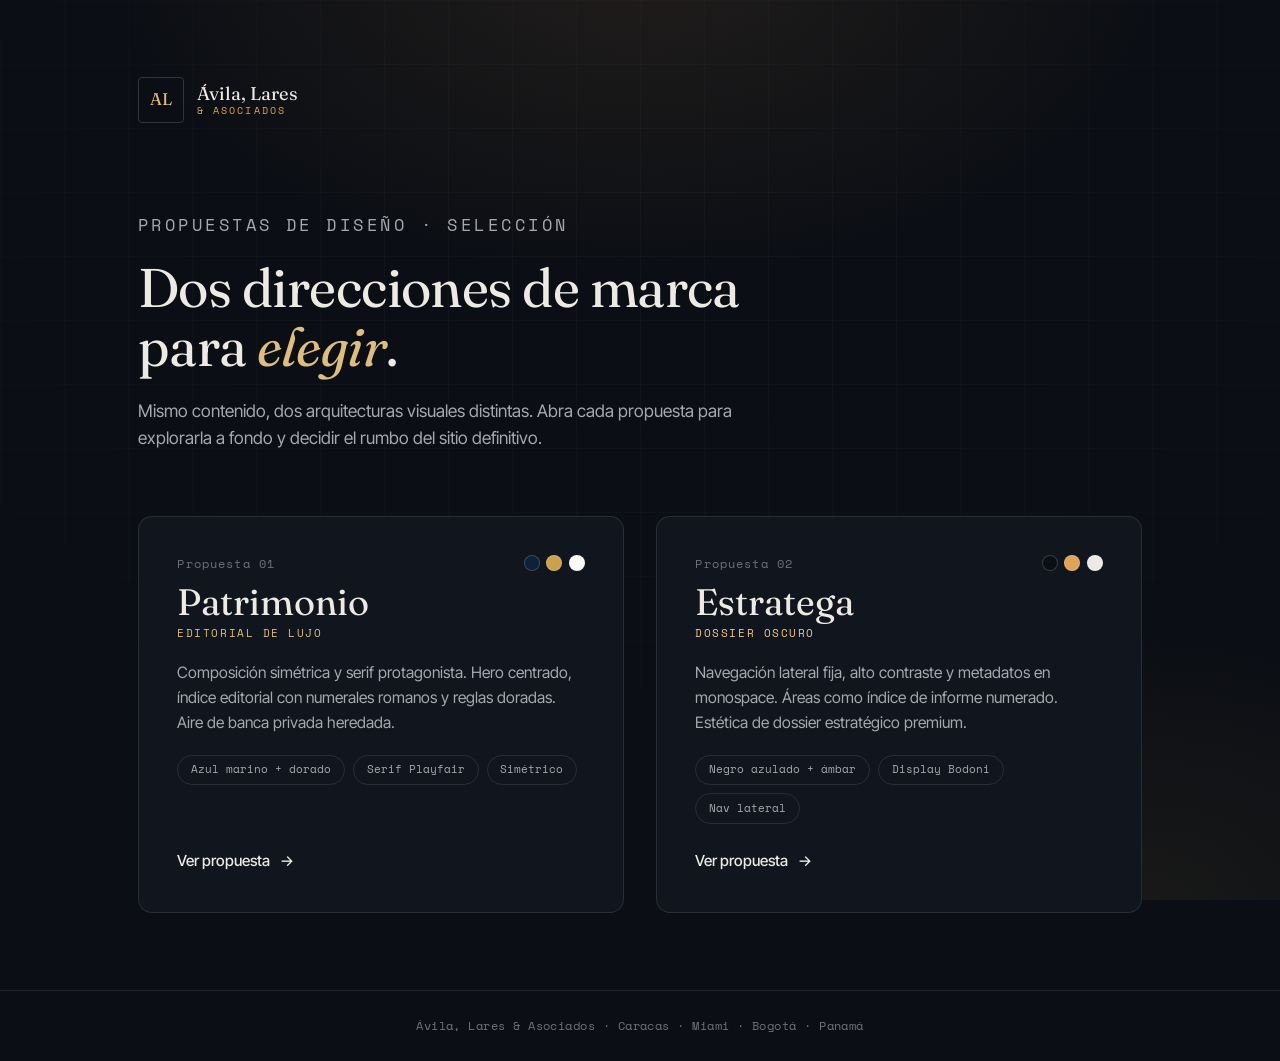
<file: index.html>
<!DOCTYPE html>
<html lang="es">
<head>
  <meta charset="UTF-8" />
  <meta name="viewport" content="width=device-width, initial-scale=1.0" />
  <title>Ávila, Lares & Asociados | Propuestas de diseño</title>
  <meta name="description" content="Comparador de propuestas de diseño para el sitio web de Ávila, Lares & Asociados — firma jurídica y de consultoría estratégica." />
  <meta name="theme-color" content="#0B0E14" />
  <meta name="robots" content="noindex" />

  <link rel="preconnect" href="https://fonts.googleapis.com" />
  <link rel="preconnect" href="https://fonts.gstatic.com" crossorigin />
  <link href="https://fonts.googleapis.com/css2?family=Fraunces:ital,opsz,wght@0,9..144,400;0,9..144,500;1,9..144,400&family=Inter+Tight:wght@300;400;500;600&family=Space+Mono:wght@400&display=swap" rel="stylesheet" />
  <link rel="icon" type="image/svg+xml" href="assets/favicon.svg" />

  <style>
    :root {
      --bg-900: #07090E;
      --bg-800: #0B0E14;
      --bg-700: #11151D;
      --line:   rgba(255, 255, 255, 0.10);
      --line-2: rgba(255, 255, 255, 0.16);
      --text:   #ECEAE3;
      --soft:   #A6A8AE;
      --muted:  #6E727A;
      /* Acentos por propuesta */
      --gold:   #C9A24B;
      --gold-3: #DDBE7E;
      --navy:   #0D2138;
      --amber:  #E0A458;
      --amber-3:#F0C792;
      --serif:  "Fraunces", Georgia, serif;
      --sans:   "Inter Tight", -apple-system, BlinkMacSystemFont, "Segoe UI", sans-serif;
      --mono:   "Space Mono", ui-monospace, monospace;
      --ease:   cubic-bezier(0.22, 1, 0.36, 1);
    }
    *, *::before, *::after { box-sizing: border-box; margin: 0; padding: 0; }
    html { -webkit-text-size-adjust: 100%; }
    body {
      font-family: var(--sans);
      background: var(--bg-800);
      color: var(--text);
      line-height: 1.6;
      -webkit-font-smoothing: antialiased;
      min-height: 100svh;
      display: flex; flex-direction: column;
      position: relative; overflow-x: hidden;
    }
    a { color: inherit; text-decoration: none; }
    img { max-width: 100%; display: block; }

    /* Fondo */
    .bg {
      position: fixed; inset: 0; z-index: 0; pointer-events: none;
      background:
        radial-gradient(70% 60% at 50% -5%, rgba(224,164,88,.10), transparent 60%),
        radial-gradient(50% 50% at 90% 100%, rgba(201,162,75,.07), transparent 60%),
        var(--bg-800);
    }
    .bg::after {
      content: ""; position: absolute; inset: 0;
      background-image:
        linear-gradient(to right, rgba(255,255,255,.025) 1px, transparent 1px),
        linear-gradient(to bottom, rgba(255,255,255,.025) 1px, transparent 1px);
      background-size: 64px 64px;
      mask-image: radial-gradient(90% 70% at 50% 30%, #000 20%, transparent 100%);
      -webkit-mask-image: radial-gradient(90% 70% at 50% 30%, #000 20%, transparent 100%);
    }

    .wrap {
      position: relative; z-index: 1;
      width: 100%; max-width: 1100px;
      margin-inline: auto; padding: clamp(2.5rem, 6vw, 5rem) clamp(1.25rem, 4vw, 3rem);
      flex: 1; display: flex; flex-direction: column;
    }

    /* Encabezado */
    .brand { display: inline-flex; align-items: center; gap: 0.8rem; margin-bottom: clamp(3rem, 8vw, 5.5rem); }
    .brand-mark {
      display: grid; place-items: center; width: 46px; height: 46px;
      border: 1px solid var(--line-2); border-radius: 4px;
      font-family: var(--serif); font-size: 1.05rem; color: var(--gold-3);
    }
    .brand-text { display: flex; flex-direction: column; line-height: 1.1; }
    .brand-name { font-family: var(--serif); font-size: 1.15rem; }
    .brand-sub { font-family: var(--mono); font-size: 0.6rem; letter-spacing: 0.22em; text-transform: uppercase; color: var(--amber); }

    .lead { max-width: 720px; }
    .eyebrow { font-family: var(--mono); font-size: 0.72rem; letter-spacing: 0.2em; text-transform: uppercase; color: var(--amber); margin-bottom: 1.2rem; }
    .lead h1 {
      font-family: var(--serif); font-weight: 400;
      font-size: clamp(2rem, 5.5vw, 3.4rem); line-height: 1.1; letter-spacing: -0.01em;
      margin-bottom: 1.2rem;
    }
    .lead h1 em { font-style: italic; color: var(--gold-3); }
    .lead p { color: var(--soft); font-size: 1.08rem; max-width: 60ch; }

    /* Tarjetas */
    .cards {
      margin-top: clamp(2.5rem, 6vw, 4rem);
      display: grid; grid-template-columns: repeat(2, 1fr); gap: clamp(1.2rem, 3vw, 2rem);
    }
    .card {
      position: relative; overflow: hidden;
      display: flex; flex-direction: column;
      border: 1px solid var(--line); border-radius: 14px;
      background: var(--bg-700);
      padding: clamp(1.6rem, 3vw, 2.4rem);
      min-height: 320px;
      transition: transform .5s var(--ease), border-color .5s var(--ease), box-shadow .5s var(--ease);
    }
    .card::before {
      content: ""; position: absolute; inset: 0 0 auto 0; height: 4px;
      background: var(--accent); transform: scaleX(0); transform-origin: left;
      transition: transform .5s var(--ease);
    }
    .card:hover { transform: translateY(-6px); border-color: var(--accent-line); box-shadow: 0 40px 80px -50px rgba(0,0,0,.9); }
    .card:hover::before { transform: scaleX(1); }
    .card.p1 { --accent: linear-gradient(90deg, var(--gold), var(--gold-3)); --accent-line: rgba(201,162,75,.4); --dot: var(--gold-3); }
    .card.p3 { --accent: linear-gradient(90deg, var(--amber-600, #C8862F), var(--amber-3)); --accent-line: rgba(224,164,88,.4); --dot: var(--amber-3); }

    .card-num { font-family: var(--mono); font-size: 0.72rem; color: var(--muted); letter-spacing: 0.1em; }
    .card-name { font-family: var(--serif); font-weight: 400; font-size: clamp(1.7rem, 3.5vw, 2.3rem); line-height: 1.1; margin: 0.5rem 0 0.2rem; }
    .card-tag { font-family: var(--mono); font-size: 0.68rem; letter-spacing: 0.14em; text-transform: uppercase; color: var(--dot); margin-bottom: 1.1rem; }
    .card-desc { color: var(--soft); font-size: 0.98rem; }
    .card-feats { margin-top: 1.2rem; display: flex; flex-wrap: wrap; gap: 0.5rem; }
    .card-feats span { font-family: var(--mono); font-size: 0.68rem; color: var(--soft); border: 1px solid var(--line); border-radius: 100px; padding: 0.35rem 0.8rem; }
    .card-cta {
      margin-top: auto; padding-top: 1.6rem;
      display: inline-flex; align-items: center; gap: 0.6rem;
      font-weight: 500; font-size: 0.95rem; color: var(--text);
      transition: gap .35s var(--ease), color .35s var(--ease);
    }
    .card:hover .card-cta { gap: 1.1rem; color: var(--dot); }
    .card-cta .arrow { transition: transform .35s var(--ease); }

    /* Paleta mini-preview */
    .swatches { position: absolute; top: clamp(1.6rem,3vw,2.4rem); right: clamp(1.6rem,3vw,2.4rem); display: flex; gap: 0.4rem; }
    .swatches i { width: 16px; height: 16px; border-radius: 50%; border: 1px solid rgba(255,255,255,.18); }

    .foot { position: relative; z-index: 1; text-align: center; padding: 1.6rem; border-top: 1px solid var(--line); }
    .foot p { font-family: var(--mono); font-size: 0.72rem; color: var(--muted); letter-spacing: 0.04em; }

    @media (max-width: 720px) {
      .cards { grid-template-columns: 1fr; }
      .card { min-height: 0; }
    }
  </style>
</head>
<body>
  <div class="bg" aria-hidden="true"></div>

  <main class="wrap">
    <a class="brand" href="#" aria-label="Ávila, Lares & Asociados">
      <span class="brand-mark">AL</span>
      <span class="brand-text">
        <span class="brand-name">Ávila, Lares</span>
        <span class="brand-sub">&amp; Asociados</span>
      </span>
    </a>

    <div class="lead">
      <p class="eyebrow">Propuestas de diseño · Selección</p>
      <h1>Dos direcciones de marca para <em>elegir</em>.</h1>
      <p>
        Mismo contenido, dos arquitecturas visuales distintas. Abra cada propuesta para
        explorarla a fondo y decidir el rumbo del sitio definitivo.
      </p>
    </div>

    <div class="cards">
      <a class="card p1" href="propuesta-1.html">
        <div class="swatches" aria-hidden="true">
          <i style="background:#0D2138"></i><i style="background:#C9A24B"></i><i style="background:#FBFAF7"></i>
        </div>
        <span class="card-num">Propuesta 01</span>
        <h2 class="card-name">Patrimonio</h2>
        <span class="card-tag">Editorial de lujo</span>
        <p class="card-desc">
          Composición simétrica y serif protagonista. Hero centrado, índice editorial con
          numerales romanos y reglas doradas. Aire de banca privada heredada.
        </p>
        <div class="card-feats">
          <span>Azul marino + dorado</span><span>Serif Playfair</span><span>Simétrico</span>
        </div>
        <span class="card-cta">Ver propuesta <span class="arrow">→</span></span>
      </a>

      <a class="card p3" href="propuesta-2.html">
        <div class="swatches" aria-hidden="true">
          <i style="background:#0B0E14"></i><i style="background:#E0A458"></i><i style="background:#ECEAE3"></i>
        </div>
        <span class="card-num">Propuesta 02</span>
        <h2 class="card-name">Estratega</h2>
        <span class="card-tag">Dossier oscuro</span>
        <p class="card-desc">
          Navegación lateral fija, alto contraste y metadatos en monospace. Áreas como índice
          de informe numerado. Estética de dossier estratégico premium.
        </p>
        <div class="card-feats">
          <span>Negro azulado + ámbar</span><span>Display Bodoni</span><span>Nav lateral</span>
        </div>
        <span class="card-cta">Ver propuesta <span class="arrow">→</span></span>
      </a>
    </div>
  </main>

  <footer class="foot">
    <p>Ávila, Lares &amp; Asociados · Caracas · Miami · Bogotá · Panamá</p>
  </footer>
</body>
</html>
</file>
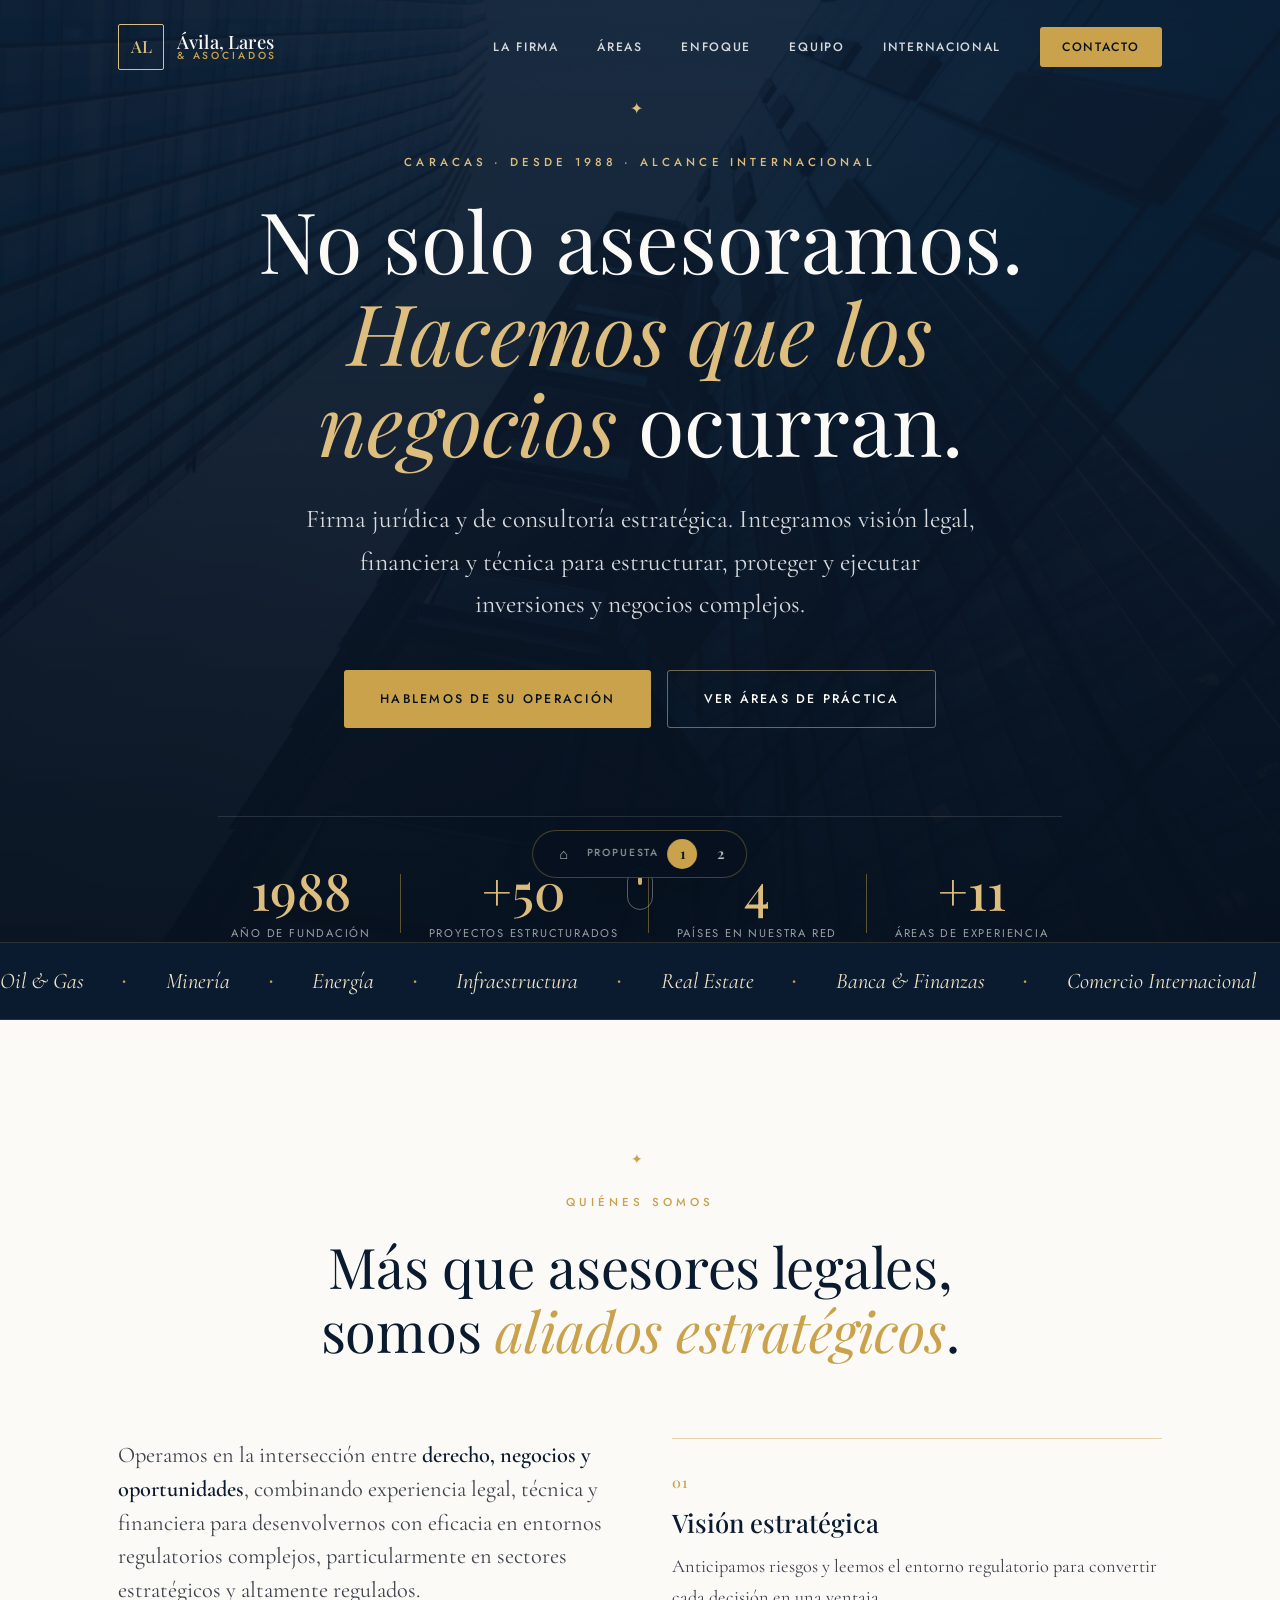
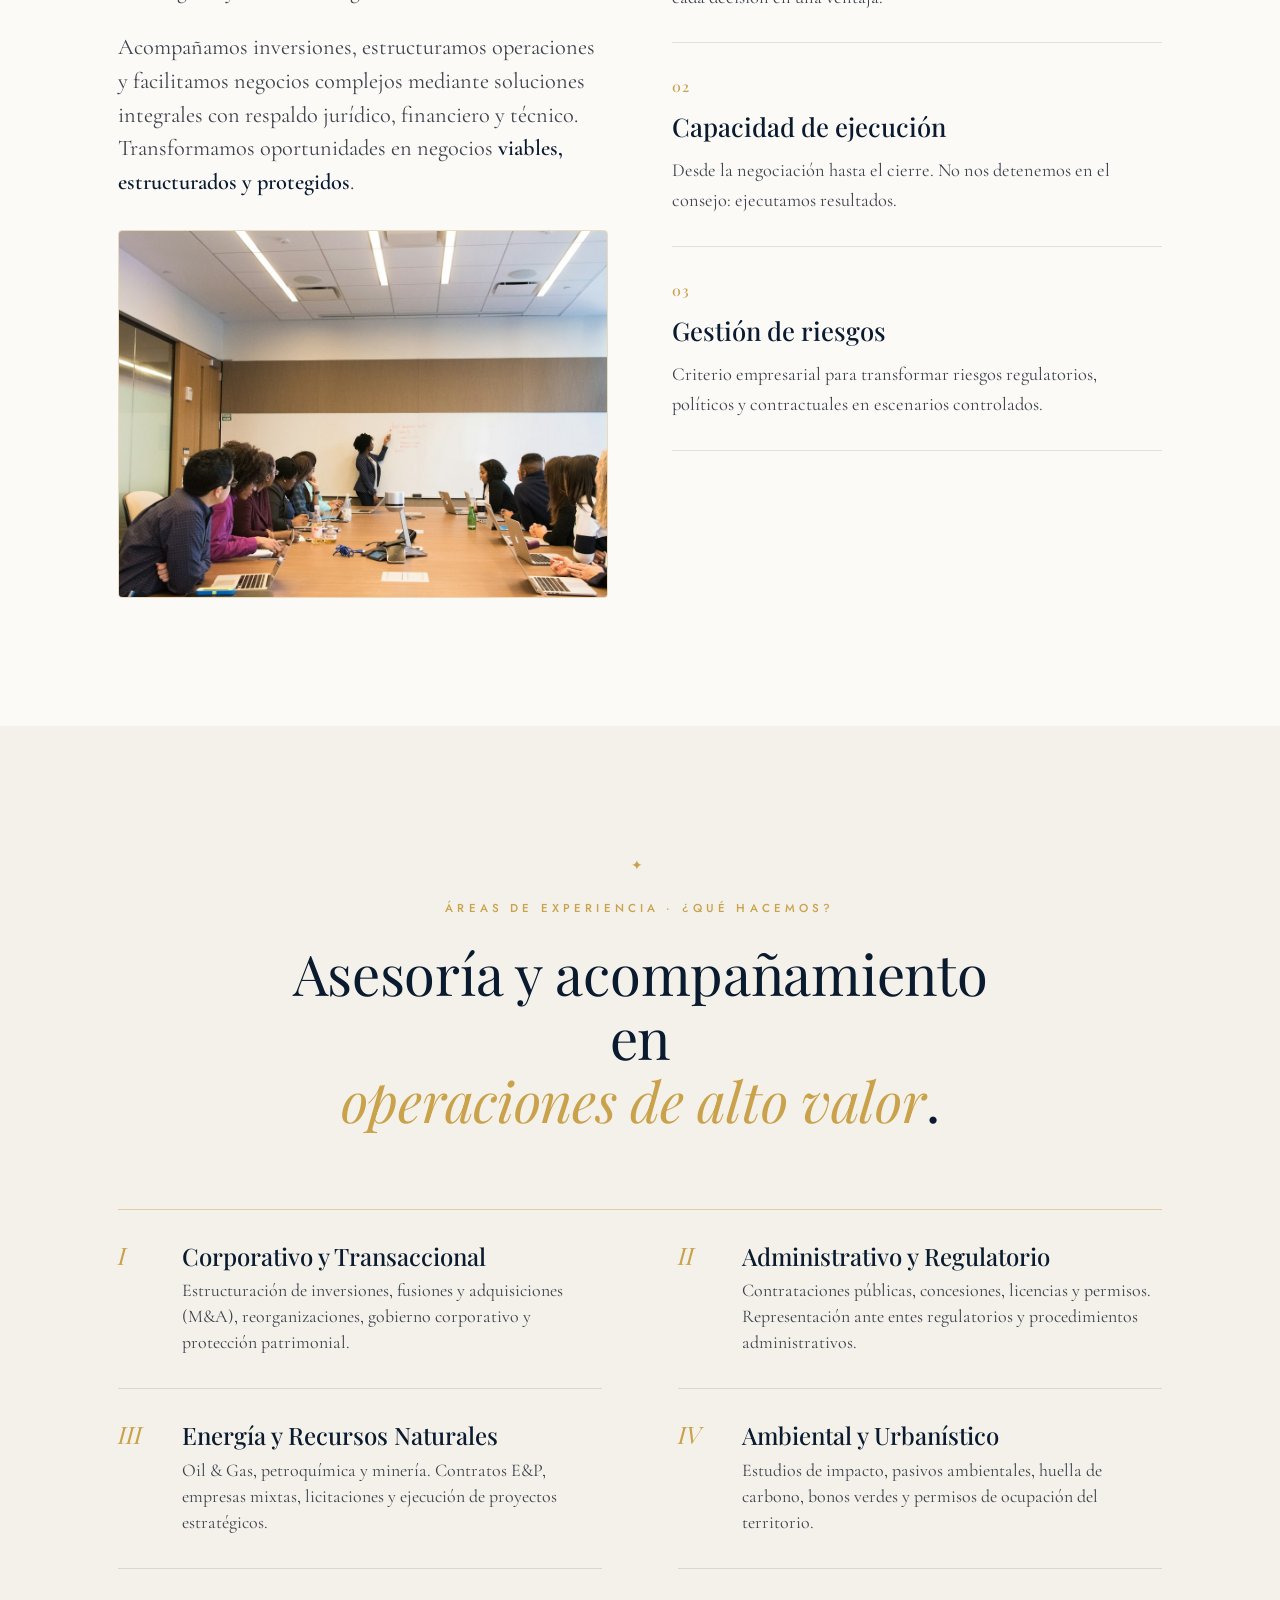
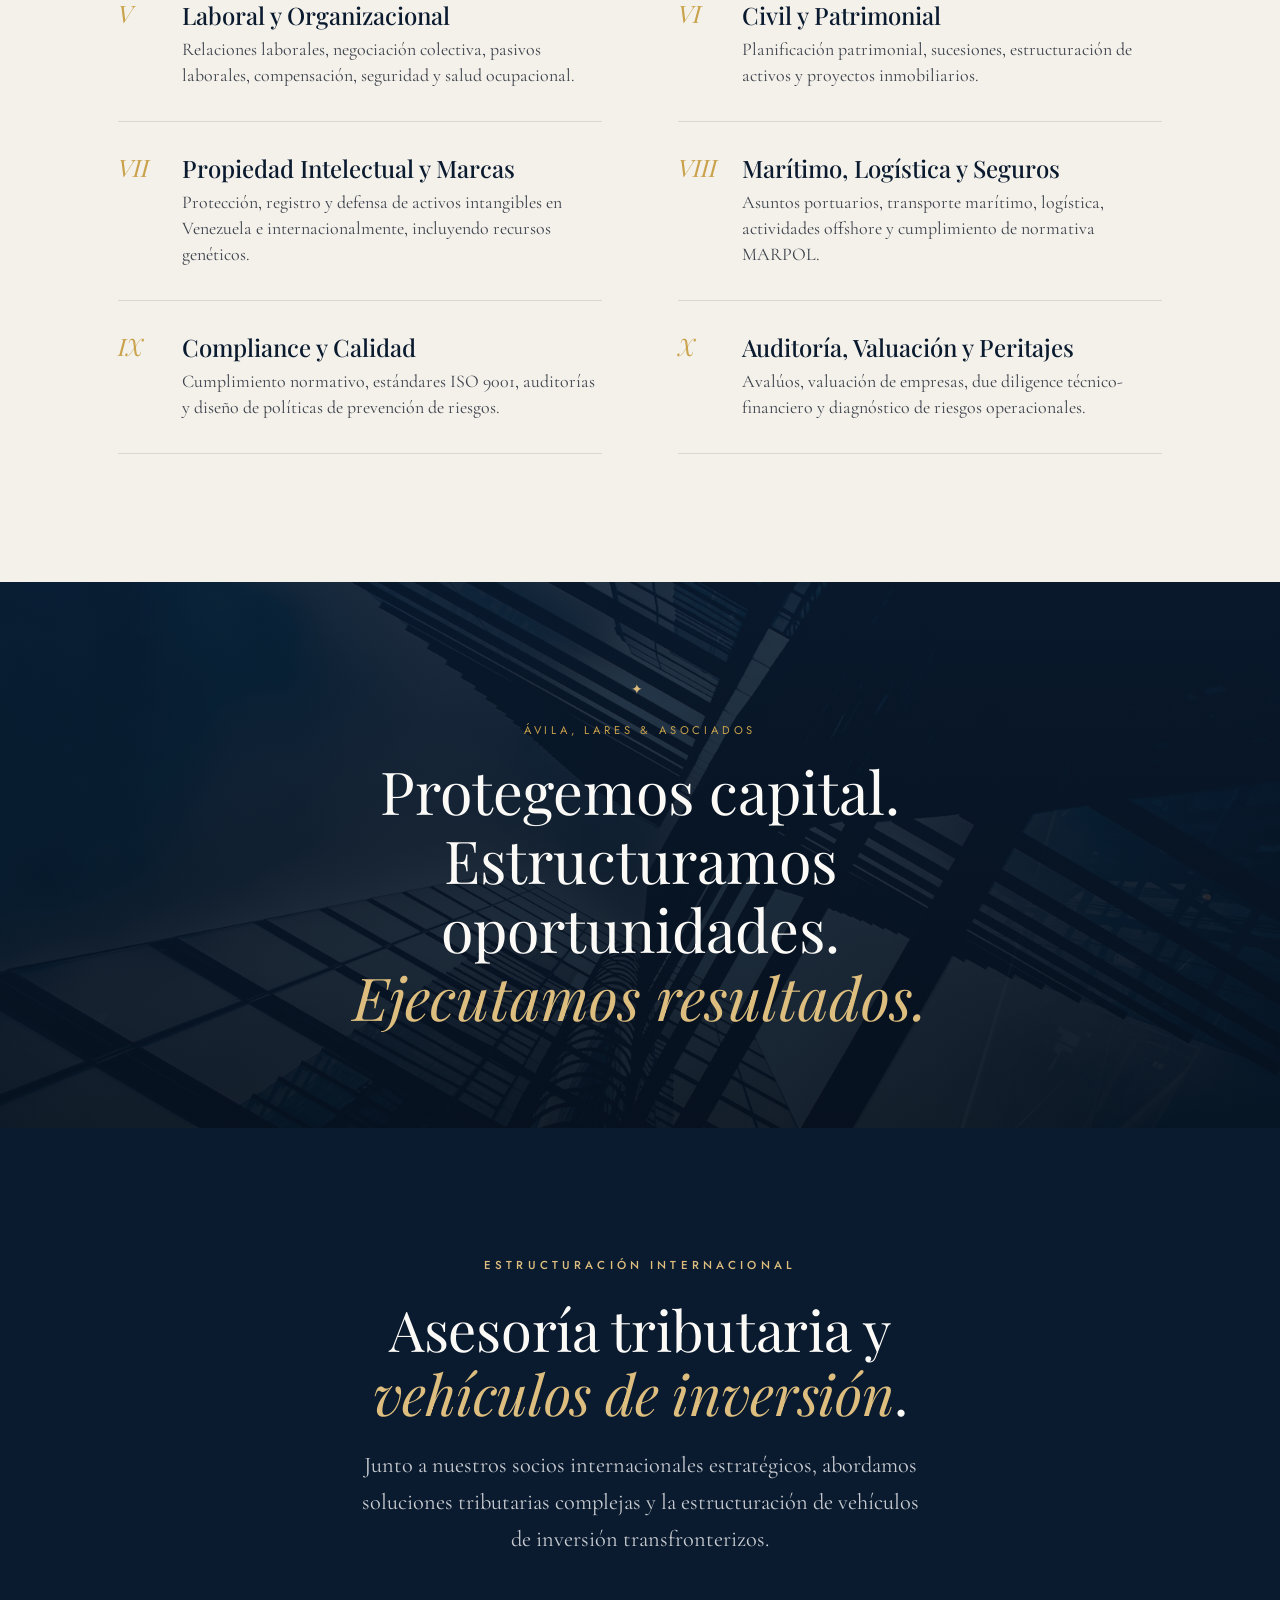
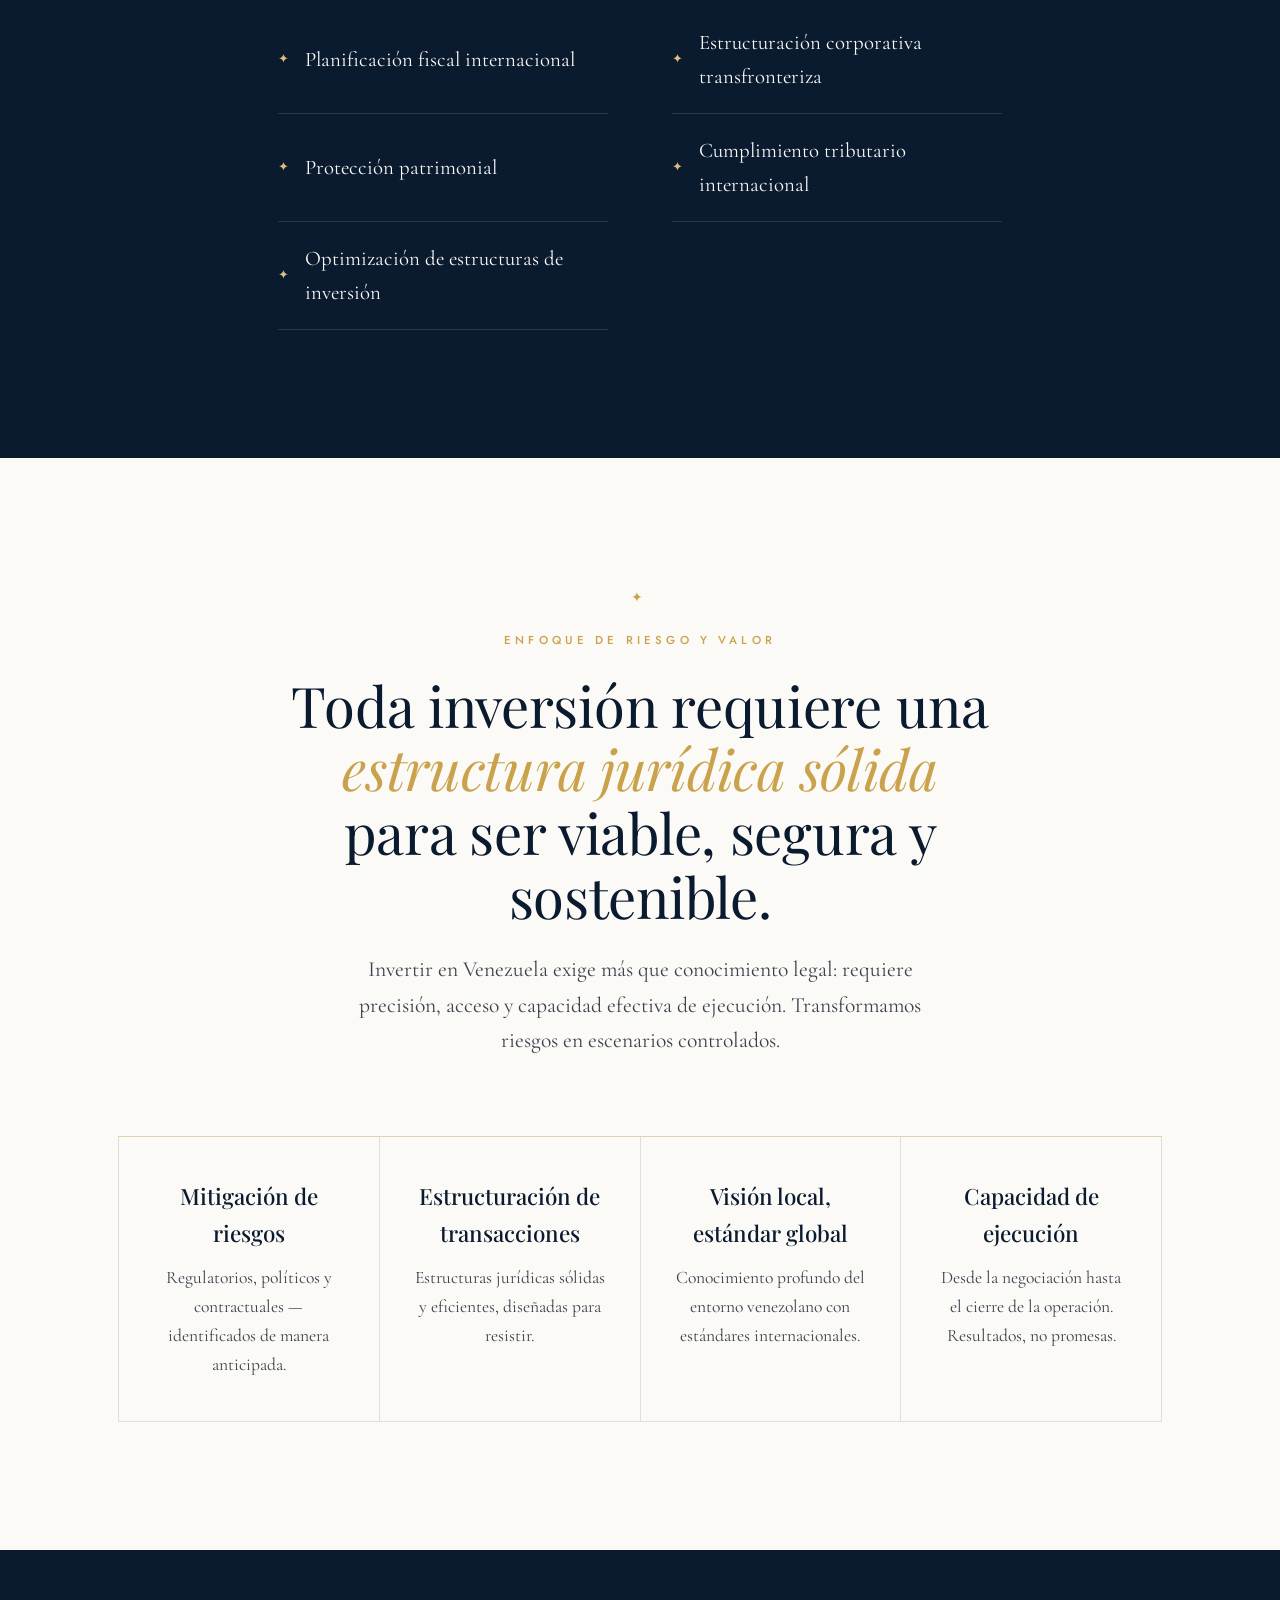
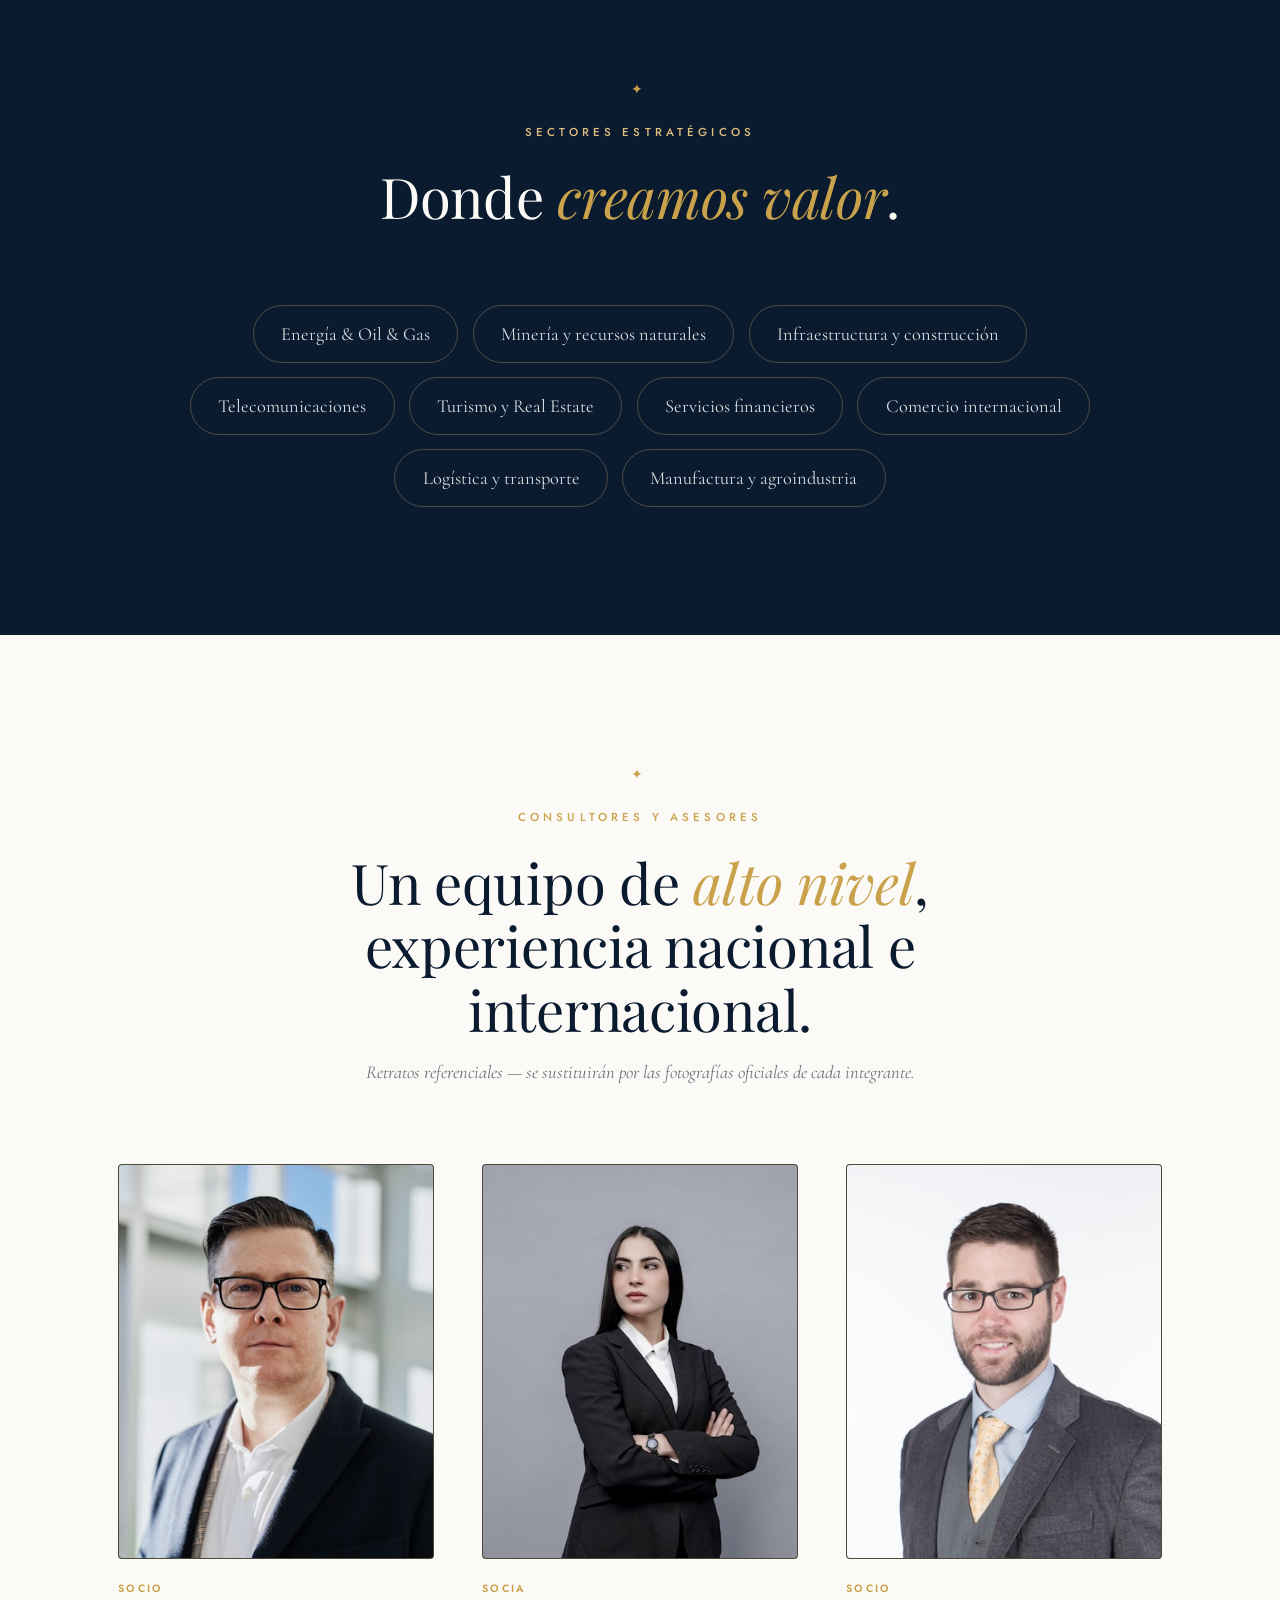
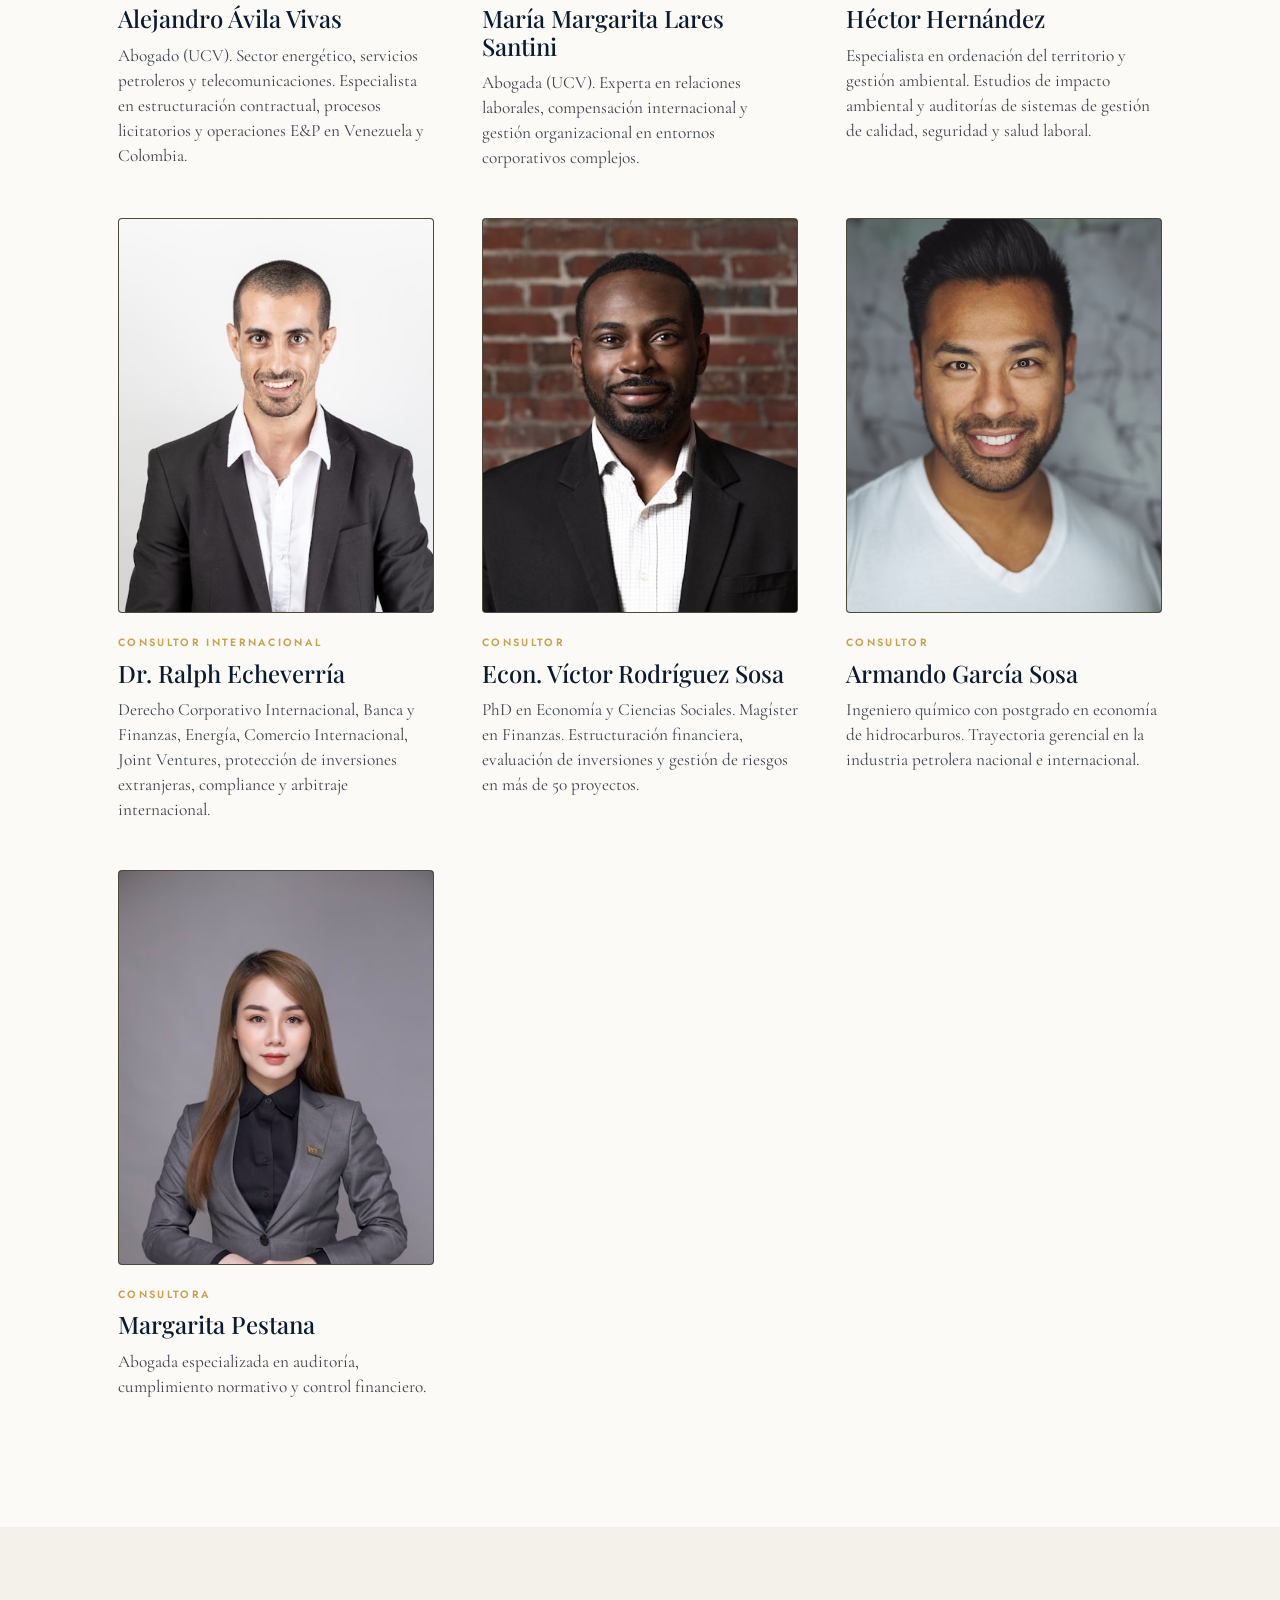
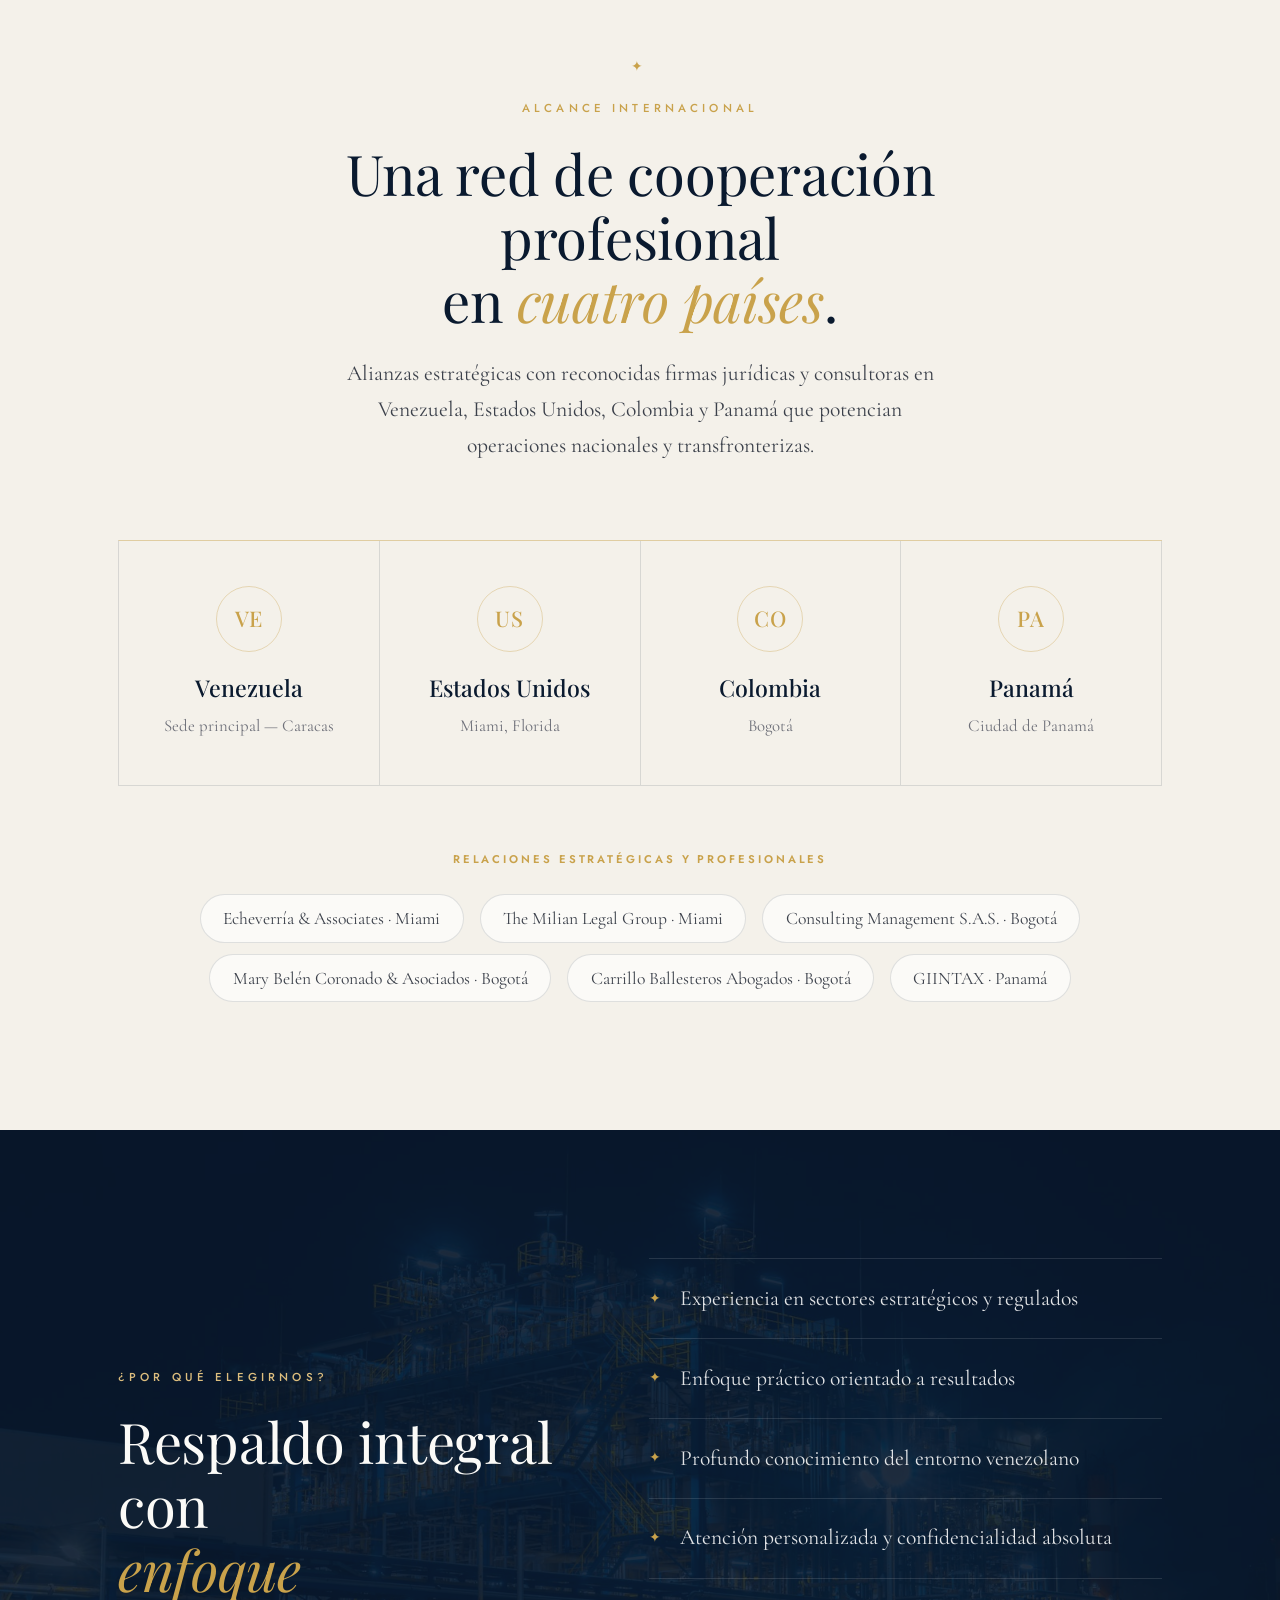
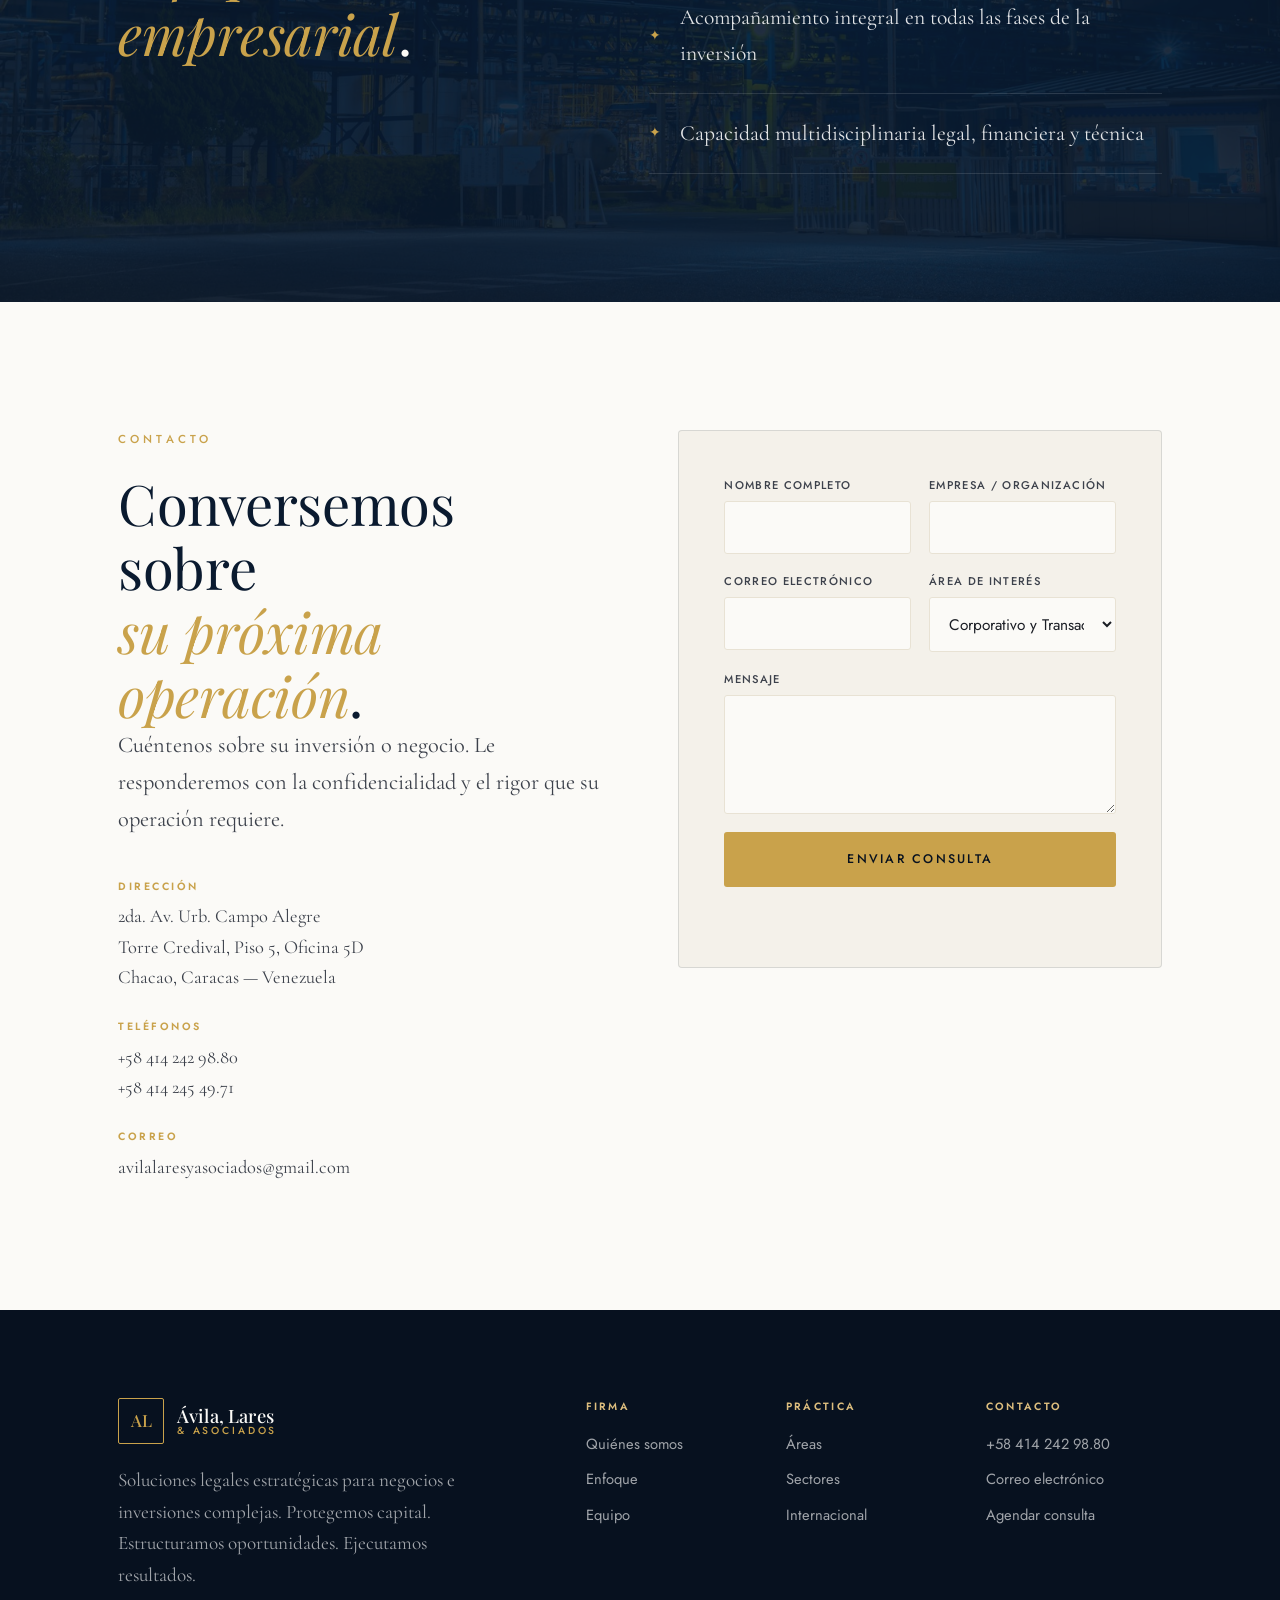
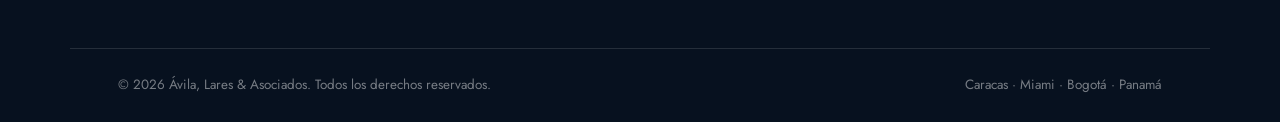
<file: propuesta-1.html>
<!DOCTYPE html>
<html lang="es">
<head>
  <meta charset="UTF-8" />
  <meta name="viewport" content="width=device-width, initial-scale=1.0" />
  <title>Propuesta 1 · Patrimonio — Ávila, Lares & Asociados</title>
  <meta name="description" content="Firma jurídica y de consultoría estratégica con sede en Caracas, fundada en 1988. Asesoría legal, financiera y técnica para inversiones y negocios complejos. No solo asesoramos: hacemos que los negocios ocurran." />
  <meta name="theme-color" content="#0A1A2F" />

  <!-- Open Graph -->
  <meta property="og:title" content="Ávila, Lares & Asociados" />
  <meta property="og:description" content="Soluciones legales estratégicas para negocios e inversiones complejas." />
  <meta property="og:type" content="website" />
  <meta property="og:locale" content="es_VE" />

  <link rel="preconnect" href="https://fonts.googleapis.com" />
  <link rel="preconnect" href="https://fonts.gstatic.com" crossorigin />
  <link href="https://fonts.googleapis.com/css2?family=Cormorant+Garamond:ital,wght@0,400;0,500;0,600;1,400;1,500&family=Playfair+Display:ital,wght@0,400;0,500;0,600;1,400&family=Jost:wght@300;400;500;600&display=swap" rel="stylesheet" />
  <link rel="stylesheet" href="css/p1.css" />
  <link rel="icon" type="image/svg+xml" href="assets/favicon.svg" />
</head>
<body class="theme-p1">

  <!-- ====== SELECTOR DE PROPUESTAS ====== -->
  <nav class="prop-switcher" aria-label="Comparar propuestas">
    <a href="index.html" class="ps-home" title="Volver al comparador" aria-label="Volver al comparador">⌂</a>
    <span class="ps-label">Propuesta</span>
    <a href="propuesta-1.html" class="active" title="Patrimonio (clásico-lujo)">1</a>
    <a href="propuesta-2.html" title="Estratega (editorial-oscuro)">2</a>
  </nav>

  <!-- ====== HEADER / NAV ====== -->
  <header class="site-header" id="siteHeader">
    <div class="container nav-inner">
      <a href="#inicio" class="brand" aria-label="Ávila, Lares & Asociados - Inicio">
        <span class="brand-mark">AL</span>
        <span class="brand-text">
          <span class="brand-name">Ávila, Lares</span>
          <span class="brand-sub">&amp; Asociados</span>
        </span>
      </a>

      <nav class="nav-links" id="navLinks" aria-label="Navegación principal">
        <a href="#firma">La Firma</a>
        <a href="#areas">Áreas</a>
        <a href="#enfoque">Enfoque</a>
        <a href="#equipo">Equipo</a>
        <a href="#internacional">Internacional</a>
        <a href="#contacto" class="nav-cta">Contacto</a>
      </nav>

      <button class="nav-toggle" id="navToggle" aria-label="Abrir menú" aria-expanded="false">
        <span></span><span></span><span></span>
      </button>
    </div>
  </header>

  <!-- ====== HERO ====== -->
  <section class="hero" id="inicio">
    <div class="hero-bg" aria-hidden="true">
      <img src="assets/img/torre.jpg" class="hero-photo" alt="" />
      <div class="hero-tint"></div>
      <div class="hero-grid"></div>
      <div class="hero-glow"></div>
    </div>
    <div class="container hero-inner">
      <p class="eyebrow reveal">Caracas · Desde 1988 · Alcance Internacional</p>
      <h1 class="hero-title reveal">
        No solo asesoramos.<br />
        <em>Hacemos que los negocios</em> ocurran.
      </h1>
      <p class="hero-lead reveal">
        Firma jurídica y de consultoría estratégica. Integramos visión legal, financiera
        y técnica para estructurar, proteger y ejecutar inversiones y negocios complejos.
      </p>
      <div class="hero-actions reveal">
        <a href="#contacto" class="btn btn-primary">Hablemos de su operación</a>
        <a href="#areas" class="btn btn-ghost">Ver áreas de práctica</a>
      </div>

      <div class="hero-stats reveal">
        <div class="stat">
          <span class="stat-num" data-count="1988" data-format="year">1988</span>
          <span class="stat-label">Año de fundación</span>
        </div>
        <div class="stat">
          <span class="stat-num" data-count="50" data-suffix="+">+50</span>
          <span class="stat-label">Proyectos estructurados</span>
        </div>
        <div class="stat">
          <span class="stat-num" data-count="4" data-suffix="">4</span>
          <span class="stat-label">Países en nuestra red</span>
        </div>
        <div class="stat">
          <span class="stat-num" data-count="11" data-suffix="+">+11</span>
          <span class="stat-label">Áreas de experiencia</span>
        </div>
      </div>
    </div>
    <a href="#firma" class="scroll-hint" aria-label="Desplazarse hacia abajo">
      <span></span>
    </a>
  </section>

  <!-- ====== MARQUEE SECTORES ====== -->
  <div class="marquee" aria-hidden="true">
    <div class="marquee-track">
      <span>Oil &amp; Gas</span><span>•</span>
      <span>Minería</span><span>•</span>
      <span>Energía</span><span>•</span>
      <span>Infraestructura</span><span>•</span>
      <span>Real Estate</span><span>•</span>
      <span>Banca &amp; Finanzas</span><span>•</span>
      <span>Comercio Internacional</span><span>•</span>
      <span>M&amp;A</span><span>•</span>
      <span>Inversión Extranjera</span><span>•</span>
      <span>Compliance</span><span>•</span>
      <span>Oil &amp; Gas</span><span>•</span>
      <span>Minería</span><span>•</span>
      <span>Energía</span><span>•</span>
      <span>Infraestructura</span><span>•</span>
      <span>Real Estate</span><span>•</span>
      <span>Banca &amp; Finanzas</span><span>•</span>
      <span>Comercio Internacional</span><span>•</span>
      <span>M&amp;A</span><span>•</span>
      <span>Inversión Extranjera</span><span>•</span>
      <span>Compliance</span><span>•</span>
    </div>
  </div>

  <!-- ====== LA FIRMA ====== -->
  <section class="section firma" id="firma">
    <div class="container">
      <div class="section-head">
        <p class="eyebrow reveal">Quiénes somos</p>
        <h2 class="section-title reveal">
          Más que asesores legales,<br />somos <em>aliados estratégicos</em>.
        </h2>
      </div>

      <div class="firma-grid">
        <div class="firma-text reveal">
          <p>
            Operamos en la intersección entre <strong>derecho, negocios y oportunidades</strong>,
            combinando experiencia legal, técnica y financiera para desenvolvernos con eficacia
            en entornos regulatorios complejos, particularmente en sectores estratégicos y
            altamente regulados.
          </p>
          <p>
            Acompañamos inversiones, estructuramos operaciones y facilitamos negocios complejos
            mediante soluciones integrales con respaldo jurídico, financiero y técnico.
            Transformamos oportunidades en negocios <strong>viables, estructurados y protegidos</strong>.
          </p>
          <figure class="firma-photo reveal">
            <img src="assets/img/junta.jpg" alt="Equipo de Ávila, Lares & Asociados en reunión de trabajo" loading="lazy" />
          </figure>
        </div>

        <div class="pillars">
          <article class="pillar reveal">
            <span class="pillar-num">01</span>
            <h3>Visión estratégica</h3>
            <p>Anticipamos riesgos y leemos el entorno regulatorio para convertir cada decisión en una ventaja.</p>
          </article>
          <article class="pillar reveal">
            <span class="pillar-num">02</span>
            <h3>Capacidad de ejecución</h3>
            <p>Desde la negociación hasta el cierre. No nos detenemos en el consejo: ejecutamos resultados.</p>
          </article>
          <article class="pillar reveal">
            <span class="pillar-num">03</span>
            <h3>Gestión de riesgos</h3>
            <p>Criterio empresarial para transformar riesgos regulatorios, políticos y contractuales en escenarios controlados.</p>
          </article>
        </div>
      </div>
    </div>
  </section>

  <!-- ====== ÁREAS DE PRÁCTICA ====== -->
  <section class="section areas" id="areas">
    <div class="container">
      <div class="section-head">
        <p class="eyebrow reveal">Áreas de experiencia · ¿Qué hacemos?</p>
        <h2 class="section-title reveal">
          Asesoría y acompañamiento en<br /><em>operaciones de alto valor</em>.
        </h2>
      </div>

      <div class="areas-grid">
        <article class="area-card reveal">
          <div class="area-ico">⬡</div>
          <h3>Corporativo y Transaccional</h3>
          <p>Estructuración de inversiones, fusiones y adquisiciones (M&amp;A), reorganizaciones, gobierno corporativo y protección patrimonial.</p>
        </article>
        <article class="area-card reveal">
          <div class="area-ico">⬢</div>
          <h3>Administrativo y Regulatorio</h3>
          <p>Contrataciones públicas, concesiones, licencias y permisos. Representación ante entes regulatorios y procedimientos administrativos.</p>
        </article>
        <article class="area-card reveal">
          <div class="area-ico">◆</div>
          <h3>Energía y Recursos Naturales</h3>
          <p>Oil &amp; Gas, petroquímica y minería. Contratos E&amp;P, empresas mixtas, licitaciones y ejecución de proyectos estratégicos.</p>
        </article>
        <article class="area-card reveal">
          <div class="area-ico">❖</div>
          <h3>Ambiental y Urbanístico</h3>
          <p>Estudios de impacto, pasivos ambientales, huella de carbono, bonos verdes y permisos de ocupación del territorio.</p>
        </article>
        <article class="area-card reveal">
          <div class="area-ico">▣</div>
          <h3>Laboral y Organizacional</h3>
          <p>Relaciones laborales, negociación colectiva, pasivos laborales, compensación, seguridad y salud ocupacional.</p>
        </article>
        <article class="area-card reveal">
          <div class="area-ico">◈</div>
          <h3>Civil y Patrimonial</h3>
          <p>Planificación patrimonial, sucesiones, estructuración de activos y proyectos inmobiliarios.</p>
        </article>
        <article class="area-card reveal">
          <div class="area-ico">✦</div>
          <h3>Propiedad Intelectual y Marcas</h3>
          <p>Protección, registro y defensa de activos intangibles en Venezuela e internacionalmente, incluyendo recursos genéticos.</p>
        </article>
        <article class="area-card reveal">
          <div class="area-ico">⚓</div>
          <h3>Marítimo, Logística y Seguros</h3>
          <p>Asuntos portuarios, transporte marítimo, logística, actividades offshore y cumplimiento de normativa MARPOL.</p>
        </article>
        <article class="area-card reveal">
          <div class="area-ico">⬣</div>
          <h3>Compliance y Calidad</h3>
          <p>Cumplimiento normativo, estándares ISO 9001, auditorías y diseño de políticas de prevención de riesgos.</p>
        </article>
        <article class="area-card reveal">
          <div class="area-ico">▤</div>
          <h3>Auditoría, Valuación y Peritajes</h3>
          <p>Avalúos, valuación de empresas, due diligence técnico-financiero y diagnóstico de riesgos operacionales.</p>
        </article>
      </div>
    </div>
  </section>

  <!-- ====== BANDA DE IMAGEN ====== -->
  <section class="imageband" aria-label="Nuestra promesa">
    <img src="assets/img/skyline.jpg" class="imageband-photo" alt="" />
    <div class="imageband-overlay"></div>
    <div class="container imageband-inner">
      <p class="imageband-eyebrow reveal">Ávila, Lares &amp; Asociados</p>
      <h2 class="imageband-title reveal">Protegemos capital. Estructuramos oportunidades.<br /><em>Ejecutamos resultados.</em></h2>
    </div>
  </section>

  <!-- ====== ASESORÍA TRIBUTARIA INTERNACIONAL ====== -->
  <section class="section tributaria" id="tributaria">
    <div class="container tributaria-inner">
      <div class="tributaria-text reveal">
        <p class="eyebrow">Estructuración internacional</p>
        <h2 class="section-title">
          Asesoría tributaria y<br /><em>vehículos de inversión</em>.
        </h2>
        <p class="lead-muted">
          Junto a nuestros socios internacionales estratégicos, abordamos soluciones
          tributarias complejas y la estructuración de vehículos de inversión transfronterizos.
        </p>
      </div>
      <ul class="trib-list">
        <li class="reveal"><span>Planificación fiscal internacional</span></li>
        <li class="reveal"><span>Estructuración corporativa transfronteriza</span></li>
        <li class="reveal"><span>Protección patrimonial</span></li>
        <li class="reveal"><span>Cumplimiento tributario internacional</span></li>
        <li class="reveal"><span>Optimización de estructuras de inversión</span></li>
      </ul>
    </div>
  </section>

  <!-- ====== ENFOQUE ESTRATÉGICO ====== -->
  <section class="section enfoque" id="enfoque">
    <div class="container">
      <div class="section-head center">
        <p class="eyebrow reveal">Enfoque de riesgo y valor</p>
        <h2 class="section-title reveal">
          Toda inversión requiere una <em>estructura jurídica sólida</em><br />
          para ser viable, segura y sostenible.
        </h2>
        <p class="section-intro reveal">
          Invertir en Venezuela exige más que conocimiento legal: requiere precisión, acceso
          y capacidad efectiva de ejecución. Transformamos riesgos en escenarios controlados.
        </p>
      </div>

      <div class="enfoque-grid">
        <article class="enfoque-card reveal">
          <h3>Mitigación de riesgos</h3>
          <p>Regulatorios, políticos y contractuales — identificados de manera anticipada.</p>
        </article>
        <article class="enfoque-card reveal">
          <h3>Estructuración de transacciones</h3>
          <p>Estructuras jurídicas sólidas y eficientes, diseñadas para resistir.</p>
        </article>
        <article class="enfoque-card reveal">
          <h3>Visión local, estándar global</h3>
          <p>Conocimiento profundo del entorno venezolano con estándares internacionales.</p>
        </article>
        <article class="enfoque-card reveal">
          <h3>Capacidad de ejecución</h3>
          <p>Desde la negociación hasta el cierre de la operación. Resultados, no promesas.</p>
        </article>
      </div>
    </div>
  </section>

  <!-- ====== SECTORES ====== -->
  <section class="section sectores" id="sectores">
    <div class="container">
      <div class="section-head">
        <p class="eyebrow reveal">Sectores estratégicos</p>
        <h2 class="section-title reveal">Donde <em>creamos valor</em>.</h2>
      </div>
      <div class="sectores-list">
        <span class="reveal">Energía &amp; Oil &amp; Gas</span>
        <span class="reveal">Minería y recursos naturales</span>
        <span class="reveal">Infraestructura y construcción</span>
        <span class="reveal">Telecomunicaciones</span>
        <span class="reveal">Turismo y Real Estate</span>
        <span class="reveal">Servicios financieros</span>
        <span class="reveal">Comercio internacional</span>
        <span class="reveal">Logística y transporte</span>
        <span class="reveal">Manufactura y agroindustria</span>
      </div>
    </div>
  </section>

  <!-- ====== EQUIPO ====== -->
  <section class="section equipo" id="equipo">
    <div class="container">
      <div class="section-head">
        <p class="eyebrow reveal">Consultores y asesores</p>
        <h2 class="section-title reveal">Un equipo de <em>alto nivel</em>,<br />experiencia nacional e internacional.</h2>
        <p class="equipo-note reveal">Retratos referenciales — se sustituirán por las fotografías oficiales de cada integrante.</p>
      </div>

      <div class="equipo-grid">
        <article class="member reveal">
          <div class="member-avatar"><img src="assets/img/team-alejandro.jpg" alt="Alejandro Ávila Vivas" loading="lazy" /></div>
          <div class="member-info">
            <h3>Alejandro Ávila Vivas</h3>
            <span class="member-role">Socio</span>
            <p>Abogado (UCV). Sector energético, servicios petroleros y telecomunicaciones. Especialista en estructuración contractual, procesos licitatorios y operaciones E&amp;P en Venezuela y Colombia.</p>
          </div>
        </article>
        <article class="member reveal">
          <div class="member-avatar"><img src="assets/img/team-maria.jpg" alt="María Margarita Lares Santini" loading="lazy" /></div>
          <div class="member-info">
            <h3>María Margarita Lares Santini</h3>
            <span class="member-role">Socia</span>
            <p>Abogada (UCV). Experta en relaciones laborales, compensación internacional y gestión organizacional en entornos corporativos complejos.</p>
          </div>
        </article>
        <article class="member reveal">
          <div class="member-avatar"><img src="assets/img/team-hector.jpg" alt="Héctor Hernández" loading="lazy" /></div>
          <div class="member-info">
            <h3>Héctor Hernández</h3>
            <span class="member-role">Socio</span>
            <p>Especialista en ordenación del territorio y gestión ambiental. Estudios de impacto ambiental y auditorías de sistemas de gestión de calidad, seguridad y salud laboral.</p>
          </div>
        </article>
        <article class="member reveal">
          <div class="member-avatar"><img src="assets/img/team-ralph.jpg" alt="Dr. Ralph Echeverría" loading="lazy" /></div>
          <div class="member-info">
            <h3>Dr. Ralph Echeverría</h3>
            <span class="member-role">Consultor Internacional</span>
            <p>Derecho Corporativo Internacional, Banca y Finanzas, Energía, Comercio Internacional, Joint Ventures, protección de inversiones extranjeras, compliance y arbitraje internacional.</p>
          </div>
        </article>
        <article class="member reveal">
          <div class="member-avatar"><img src="assets/img/team-victor.jpg" alt="Víctor Rodríguez Sosa" loading="lazy" /></div>
          <div class="member-info">
            <h3>Econ. Víctor Rodríguez Sosa</h3>
            <span class="member-role">Consultor</span>
            <p>PhD en Economía y Ciencias Sociales. Magíster en Finanzas. Estructuración financiera, evaluación de inversiones y gestión de riesgos en más de 50 proyectos.</p>
          </div>
        </article>
        <article class="member reveal">
          <div class="member-avatar"><img src="assets/img/team-armando.jpg" alt="Armando García Sosa" loading="lazy" /></div>
          <div class="member-info">
            <h3>Armando García Sosa</h3>
            <span class="member-role">Consultor</span>
            <p>Ingeniero químico con postgrado en economía de hidrocarburos. Trayectoria gerencial en la industria petrolera nacional e internacional.</p>
          </div>
        </article>
        <article class="member reveal">
          <div class="member-avatar"><img src="assets/img/team-margarita.jpg" alt="Margarita Pestana" loading="lazy" /></div>
          <div class="member-info">
            <h3>Margarita Pestana</h3>
            <span class="member-role">Consultora</span>
            <p>Abogada especializada en auditoría, cumplimiento normativo y control financiero.</p>
          </div>
        </article>
      </div>
    </div>
  </section>

  <!-- ====== ALCANCE INTERNACIONAL ====== -->
  <section class="section internacional" id="internacional">
    <div class="container">
      <div class="section-head center">
        <p class="eyebrow reveal">Alcance internacional</p>
        <h2 class="section-title reveal">Una red de cooperación profesional<br />en <em>cuatro países</em>.</h2>
        <p class="section-intro reveal">
          Alianzas estratégicas con reconocidas firmas jurídicas y consultoras en Venezuela,
          Estados Unidos, Colombia y Panamá que potencian operaciones nacionales y transfronterizas.
        </p>
      </div>

      <div class="paises-grid">
        <div class="pais reveal">
          <span class="pais-code">VE</span>
          <h3>Venezuela</h3>
          <p>Sede principal — Caracas</p>
        </div>
        <div class="pais reveal">
          <span class="pais-code">US</span>
          <h3>Estados Unidos</h3>
          <p>Miami, Florida</p>
        </div>
        <div class="pais reveal">
          <span class="pais-code">CO</span>
          <h3>Colombia</h3>
          <p>Bogotá</p>
        </div>
        <div class="pais reveal">
          <span class="pais-code">PA</span>
          <h3>Panamá</h3>
          <p>Ciudad de Panamá</p>
        </div>
      </div>

      <div class="aliados reveal">
        <p class="aliados-label">Relaciones estratégicas y profesionales</p>
        <div class="aliados-list">
          <span>Echeverría &amp; Associates · Miami</span>
          <span>The Milian Legal Group · Miami</span>
          <span>Consulting Management S.A.S. · Bogotá</span>
          <span>Mary Belén Coronado &amp; Asociados · Bogotá</span>
          <span>Carrillo Ballesteros Abogados · Bogotá</span>
          <span>GIINTAX · Panamá</span>
        </div>
      </div>
    </div>
  </section>

  <!-- ====== POR QUÉ ELEGIRNOS ====== -->
  <section class="section porque" id="porque">
    <img src="assets/img/energia-noche.jpg" class="porque-photo" alt="" />
    <div class="container">
      <div class="porque-inner">
        <div class="porque-head reveal">
          <p class="eyebrow">¿Por qué elegirnos?</p>
          <h2 class="section-title">Respaldo integral con<br /><em>enfoque empresarial</em>.</h2>
        </div>
        <ul class="porque-list">
          <li class="reveal">Experiencia en sectores estratégicos y regulados</li>
          <li class="reveal">Enfoque práctico orientado a resultados</li>
          <li class="reveal">Profundo conocimiento del entorno venezolano</li>
          <li class="reveal">Atención personalizada y confidencialidad absoluta</li>
          <li class="reveal">Acompañamiento integral en todas las fases de la inversión</li>
          <li class="reveal">Capacidad multidisciplinaria legal, financiera y técnica</li>
        </ul>
      </div>
    </div>
  </section>

  <!-- ====== CONTACTO ====== -->
  <section class="section contacto" id="contacto">
    <div class="container contacto-inner">
      <div class="contacto-text reveal">
        <p class="eyebrow">Contacto</p>
        <h2 class="section-title">Conversemos sobre<br /><em>su próxima operación</em>.</h2>
        <p class="lead-muted">
          Cuéntenos sobre su inversión o negocio. Le responderemos con la confidencialidad
          y el rigor que su operación requiere.
        </p>

        <div class="contacto-details">
          <div class="cdetail">
            <span class="cdetail-label">Dirección</span>
            <p>2da. Av. Urb. Campo Alegre<br />Torre Credival, Piso 5, Oficina 5D<br />Chacao, Caracas — Venezuela</p>
          </div>
          <div class="cdetail">
            <span class="cdetail-label">Teléfonos</span>
            <p>
              <a href="tel:+584142429880">+58 414 242 98.80</a><br />
              <a href="tel:+584142454971">+58 414 245 49.71</a>
            </p>
          </div>
          <div class="cdetail">
            <span class="cdetail-label">Correo</span>
            <p><a href="mailto:avilalaresyasociados@gmail.com">avilalaresyasociados@gmail.com</a></p>
          </div>
        </div>
      </div>

      <form class="contacto-form reveal" id="contactForm" novalidate>
        <div class="field">
          <label for="nombre">Nombre completo</label>
          <input type="text" id="nombre" name="nombre" required autocomplete="name" />
        </div>
        <div class="field">
          <label for="empresa">Empresa / Organización</label>
          <input type="text" id="empresa" name="empresa" autocomplete="organization" />
        </div>
        <div class="field">
          <label for="email">Correo electrónico</label>
          <input type="email" id="email" name="email" required autocomplete="email" />
        </div>
        <div class="field">
          <label for="asunto">Área de interés</label>
          <select id="asunto" name="asunto">
            <option value="Corporativo y Transaccional">Corporativo y Transaccional</option>
            <option value="Energía y Recursos Naturales">Energía y Recursos Naturales</option>
            <option value="Administrativo y Regulatorio">Administrativo y Regulatorio</option>
            <option value="Ambiental y Urbanístico">Ambiental y Urbanístico</option>
            <option value="Inversión Extranjera">Inversión Extranjera</option>
            <option value="Tributario Internacional">Tributario Internacional</option>
            <option value="Otra">Otra</option>
          </select>
        </div>
        <div class="field field-full">
          <label for="mensaje">Mensaje</label>
          <textarea id="mensaje" name="mensaje" rows="4" required></textarea>
        </div>
        <button type="submit" class="btn btn-primary btn-block">Enviar consulta</button>
        <p class="form-note" id="formNote" aria-live="polite"></p>
      </form>
    </div>
  </section>

  <!-- ====== FOOTER ====== -->
  <footer class="site-footer">
    <div class="container footer-inner">
      <div class="footer-brand">
        <a href="#inicio" class="brand brand--footer">
          <span class="brand-mark">AL</span>
          <span class="brand-text">
            <span class="brand-name">Ávila, Lares</span>
            <span class="brand-sub">&amp; Asociados</span>
          </span>
        </a>
        <p class="footer-tagline">
          Soluciones legales estratégicas para negocios e inversiones complejas.
          Protegemos capital. Estructuramos oportunidades. Ejecutamos resultados.
        </p>
      </div>

      <nav class="footer-nav" aria-label="Pie de página">
        <div>
          <span class="footer-col-title">Firma</span>
          <a href="#firma">Quiénes somos</a>
          <a href="#enfoque">Enfoque</a>
          <a href="#equipo">Equipo</a>
        </div>
        <div>
          <span class="footer-col-title">Práctica</span>
          <a href="#areas">Áreas</a>
          <a href="#sectores">Sectores</a>
          <a href="#internacional">Internacional</a>
        </div>
        <div>
          <span class="footer-col-title">Contacto</span>
          <a href="tel:+584142429880">+58 414 242 98.80</a>
          <a href="mailto:avilalaresyasociados@gmail.com">Correo electrónico</a>
          <a href="#contacto">Agendar consulta</a>
        </div>
      </nav>
    </div>
    <div class="container footer-bottom">
      <p>© <span id="year">2026</span> Ávila, Lares &amp; Asociados. Todos los derechos reservados.</p>
      <p>Caracas · Miami · Bogotá · Panamá</p>
    </div>
  </footer>

  <script src="js/main.js"></script>
</body>
</html>
</file>
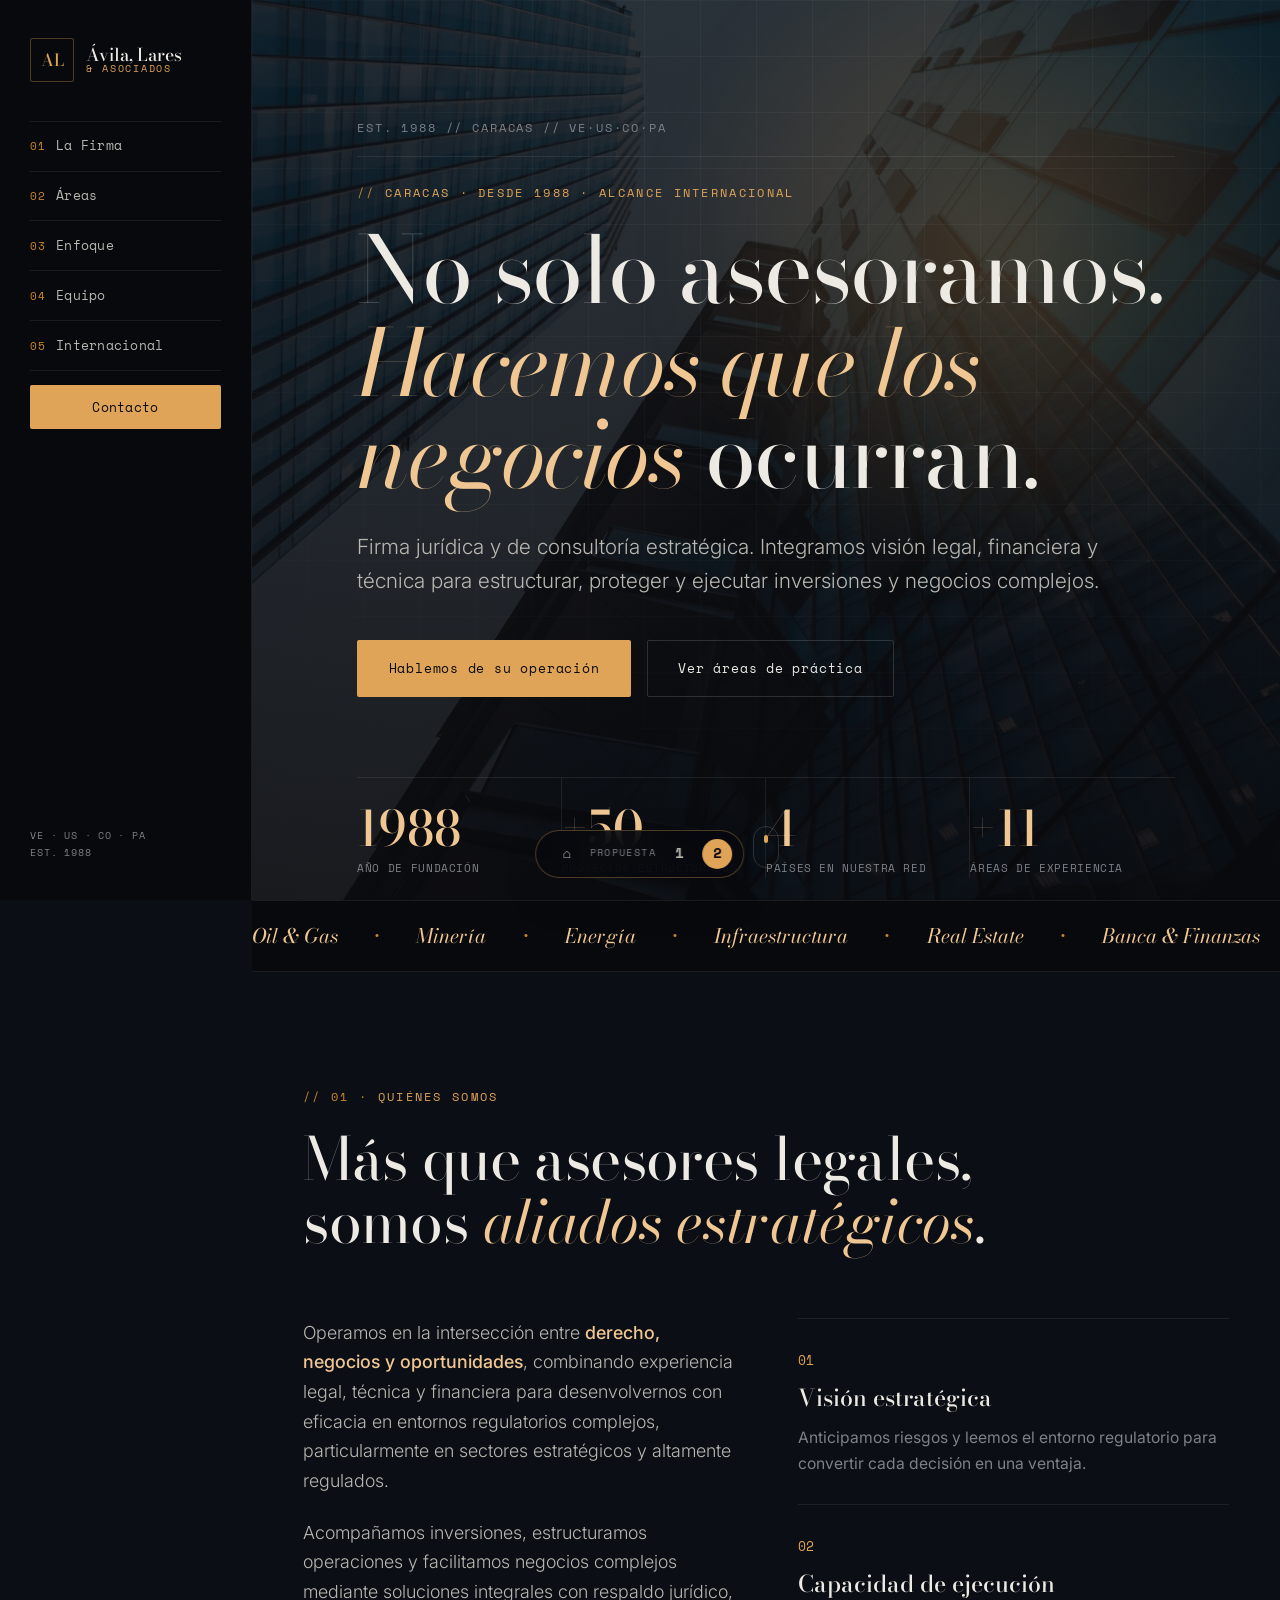
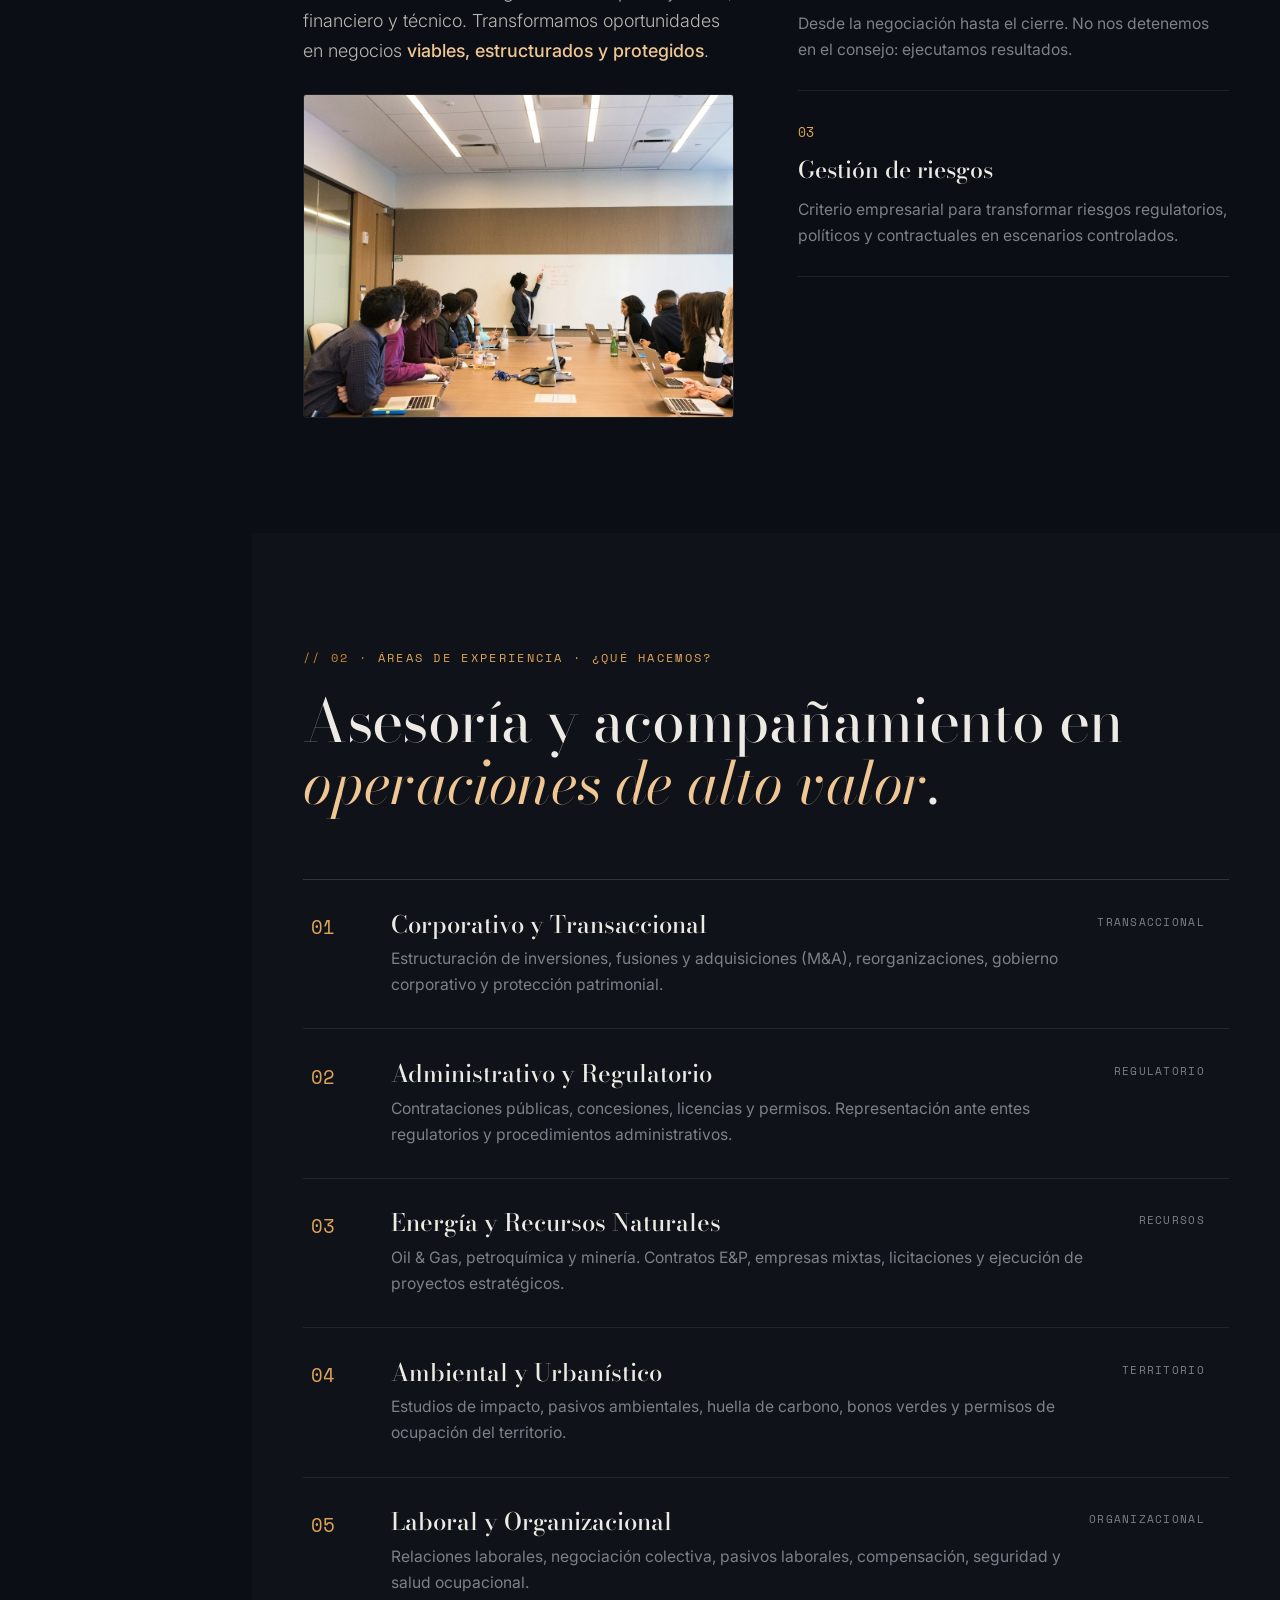
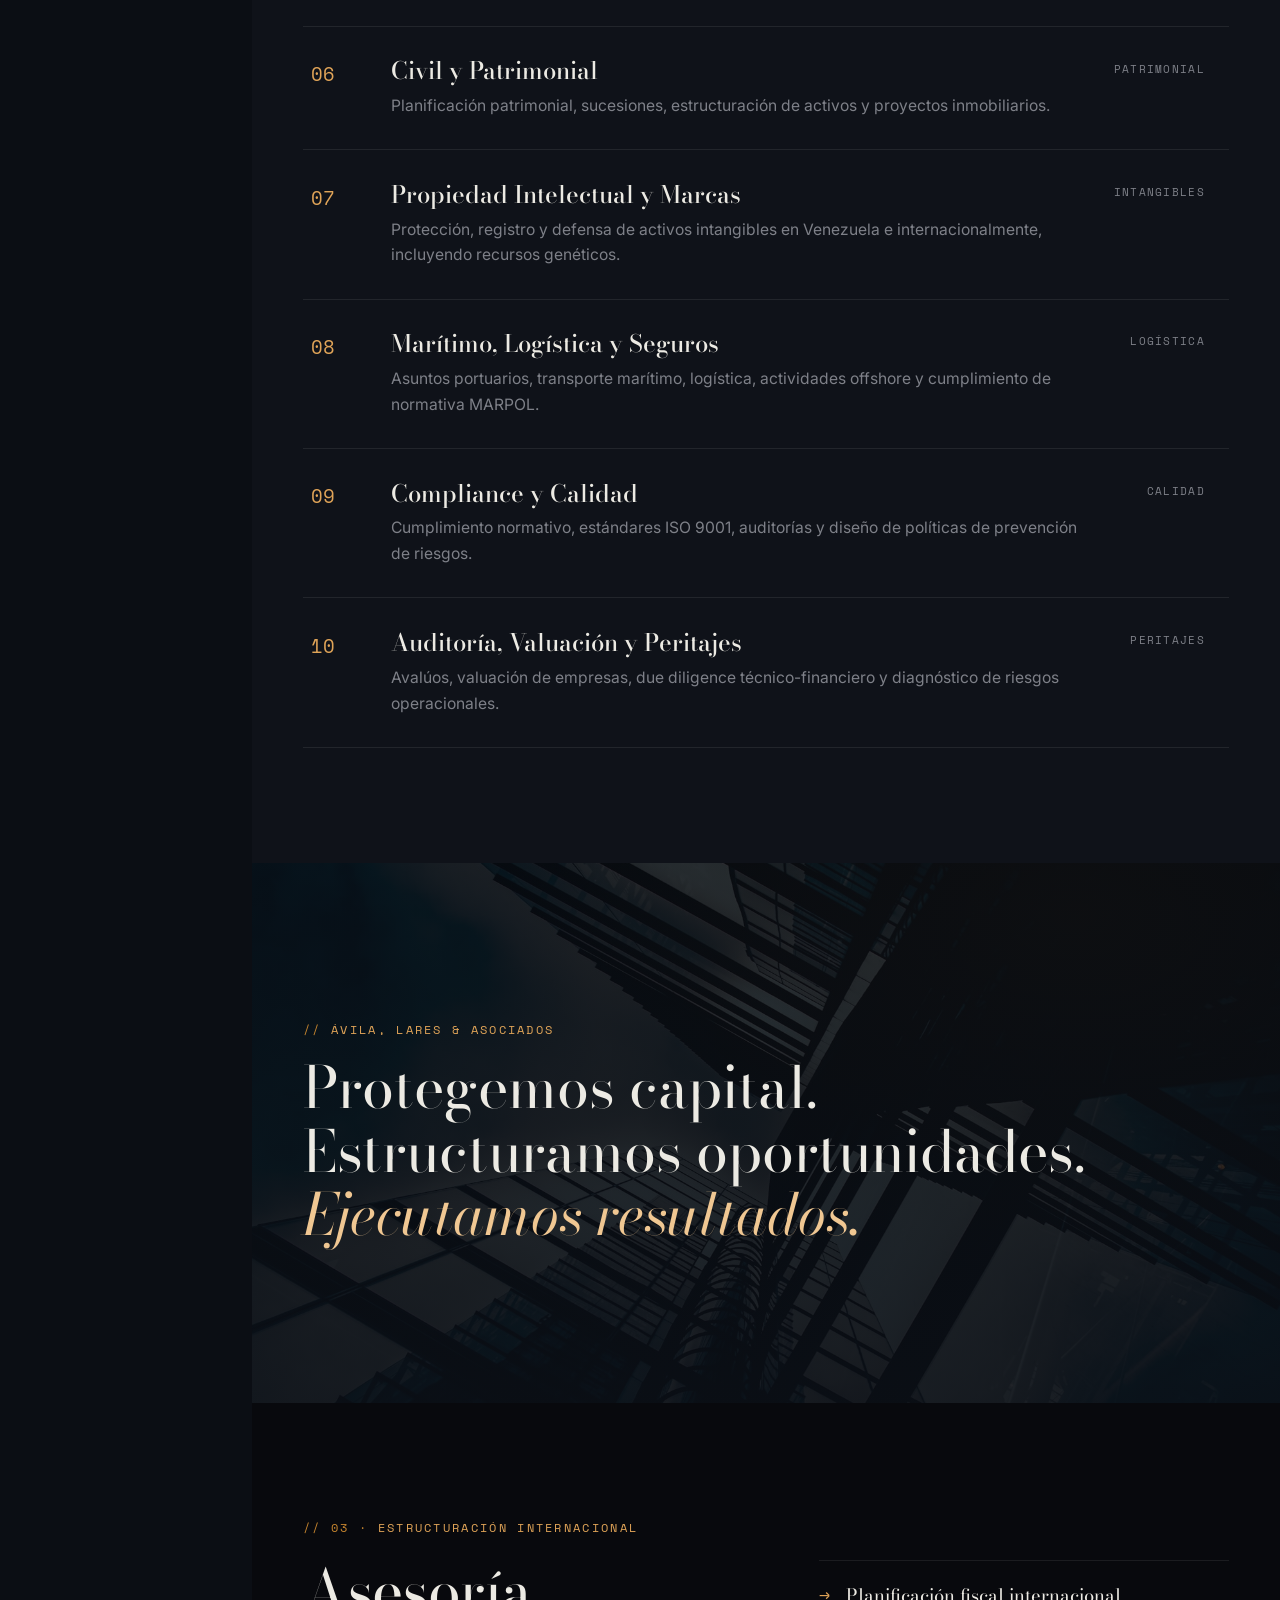
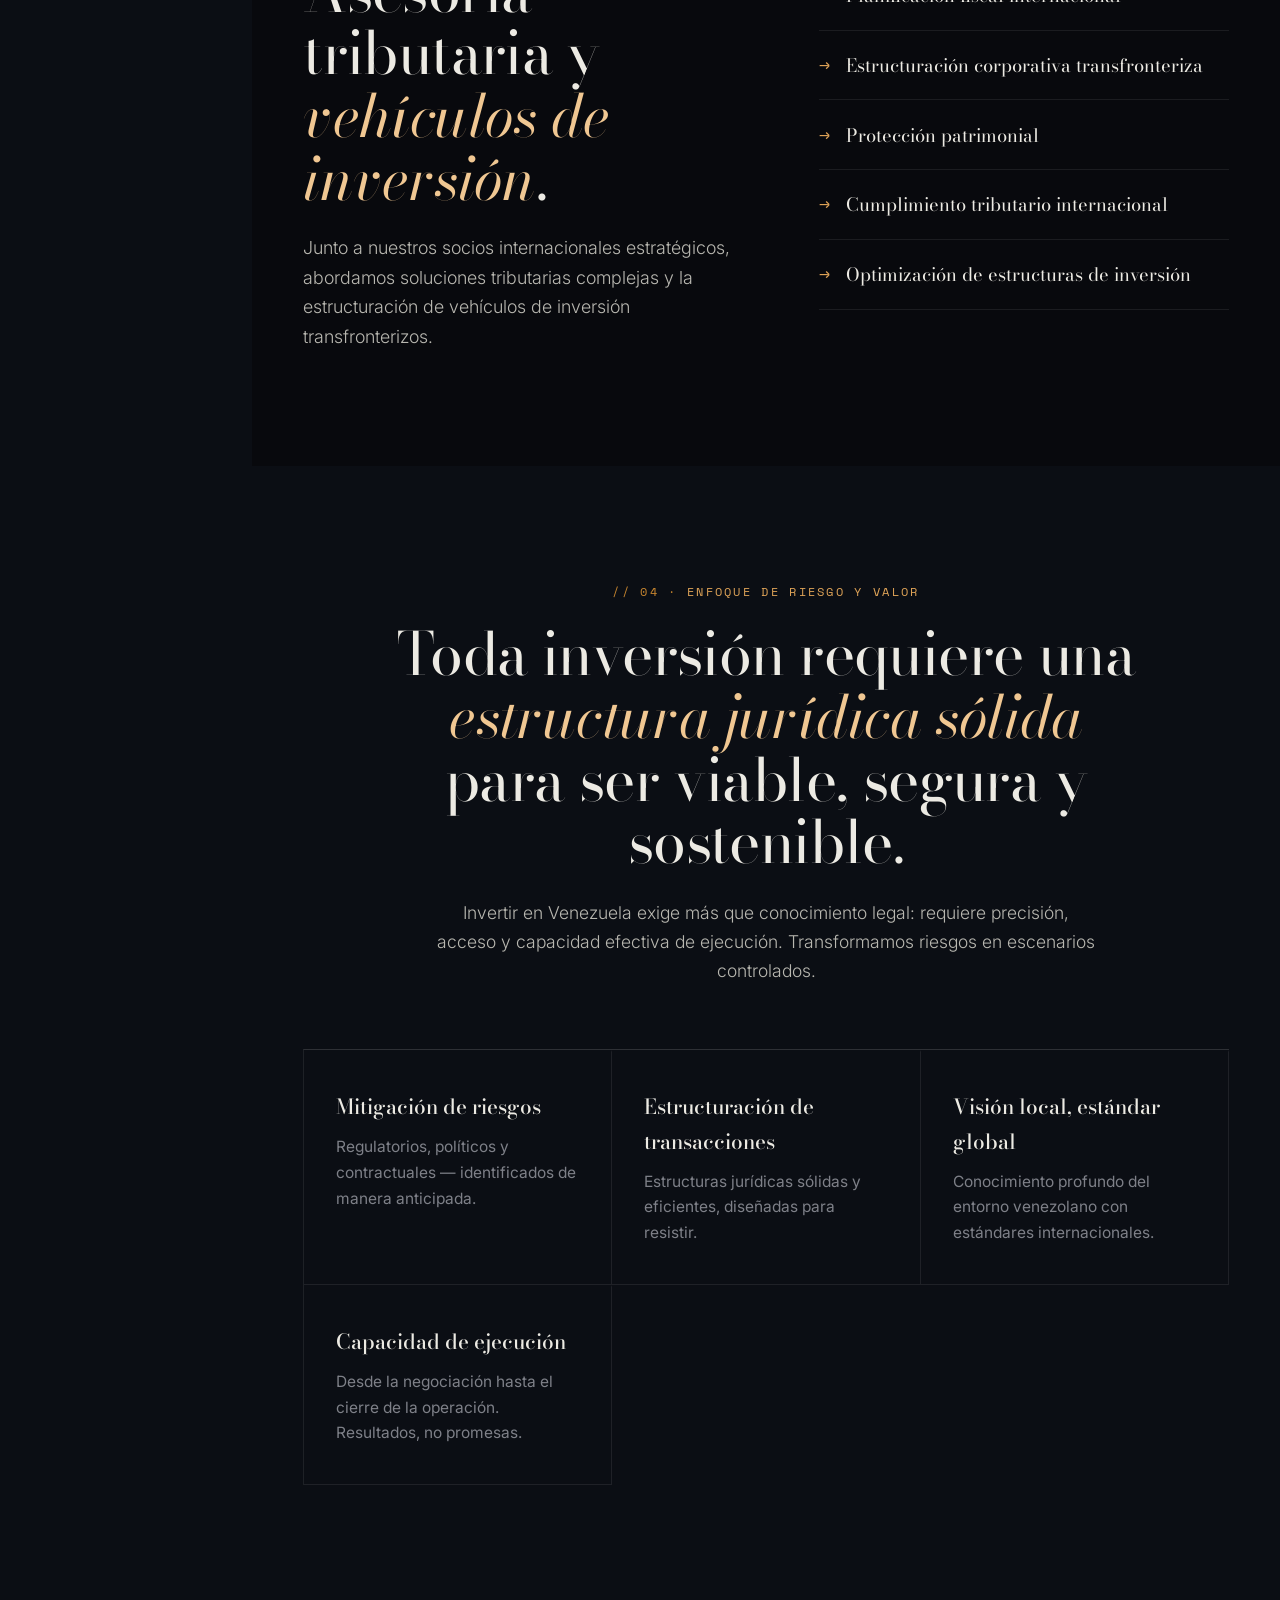
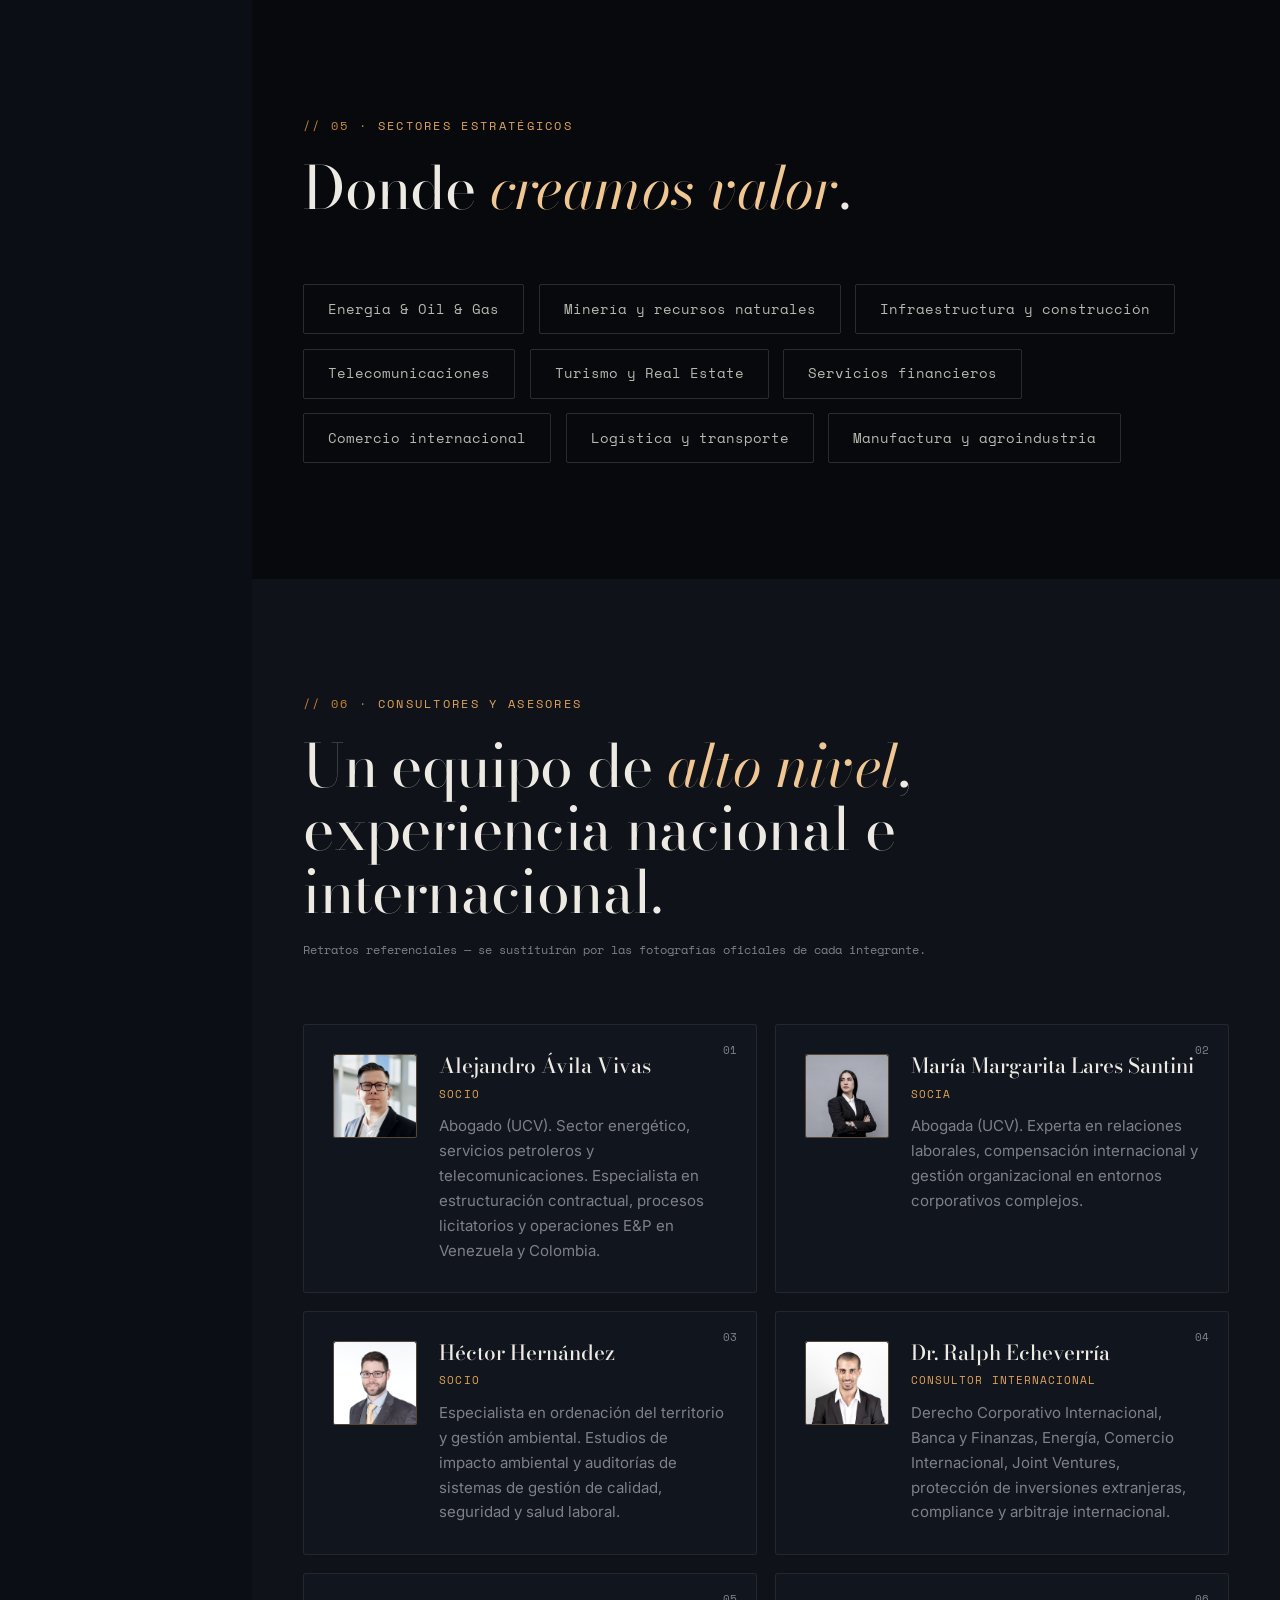
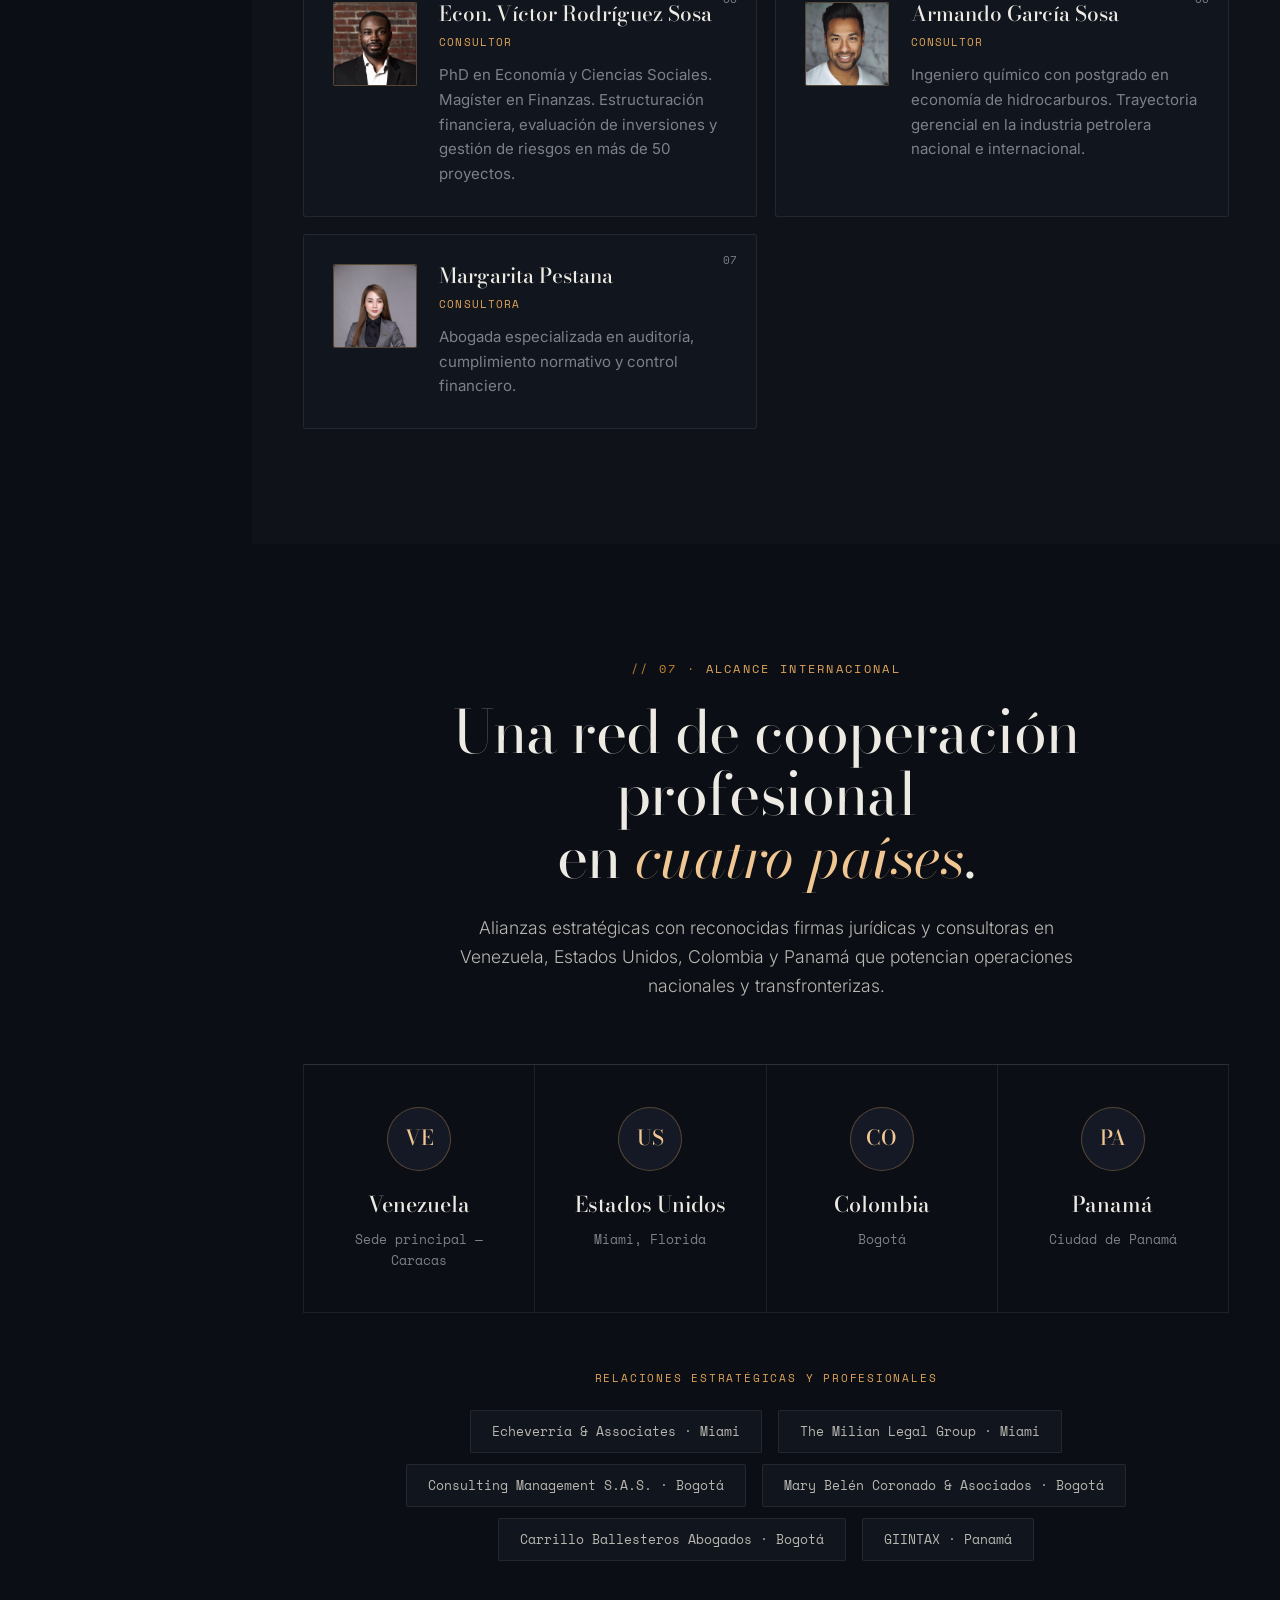
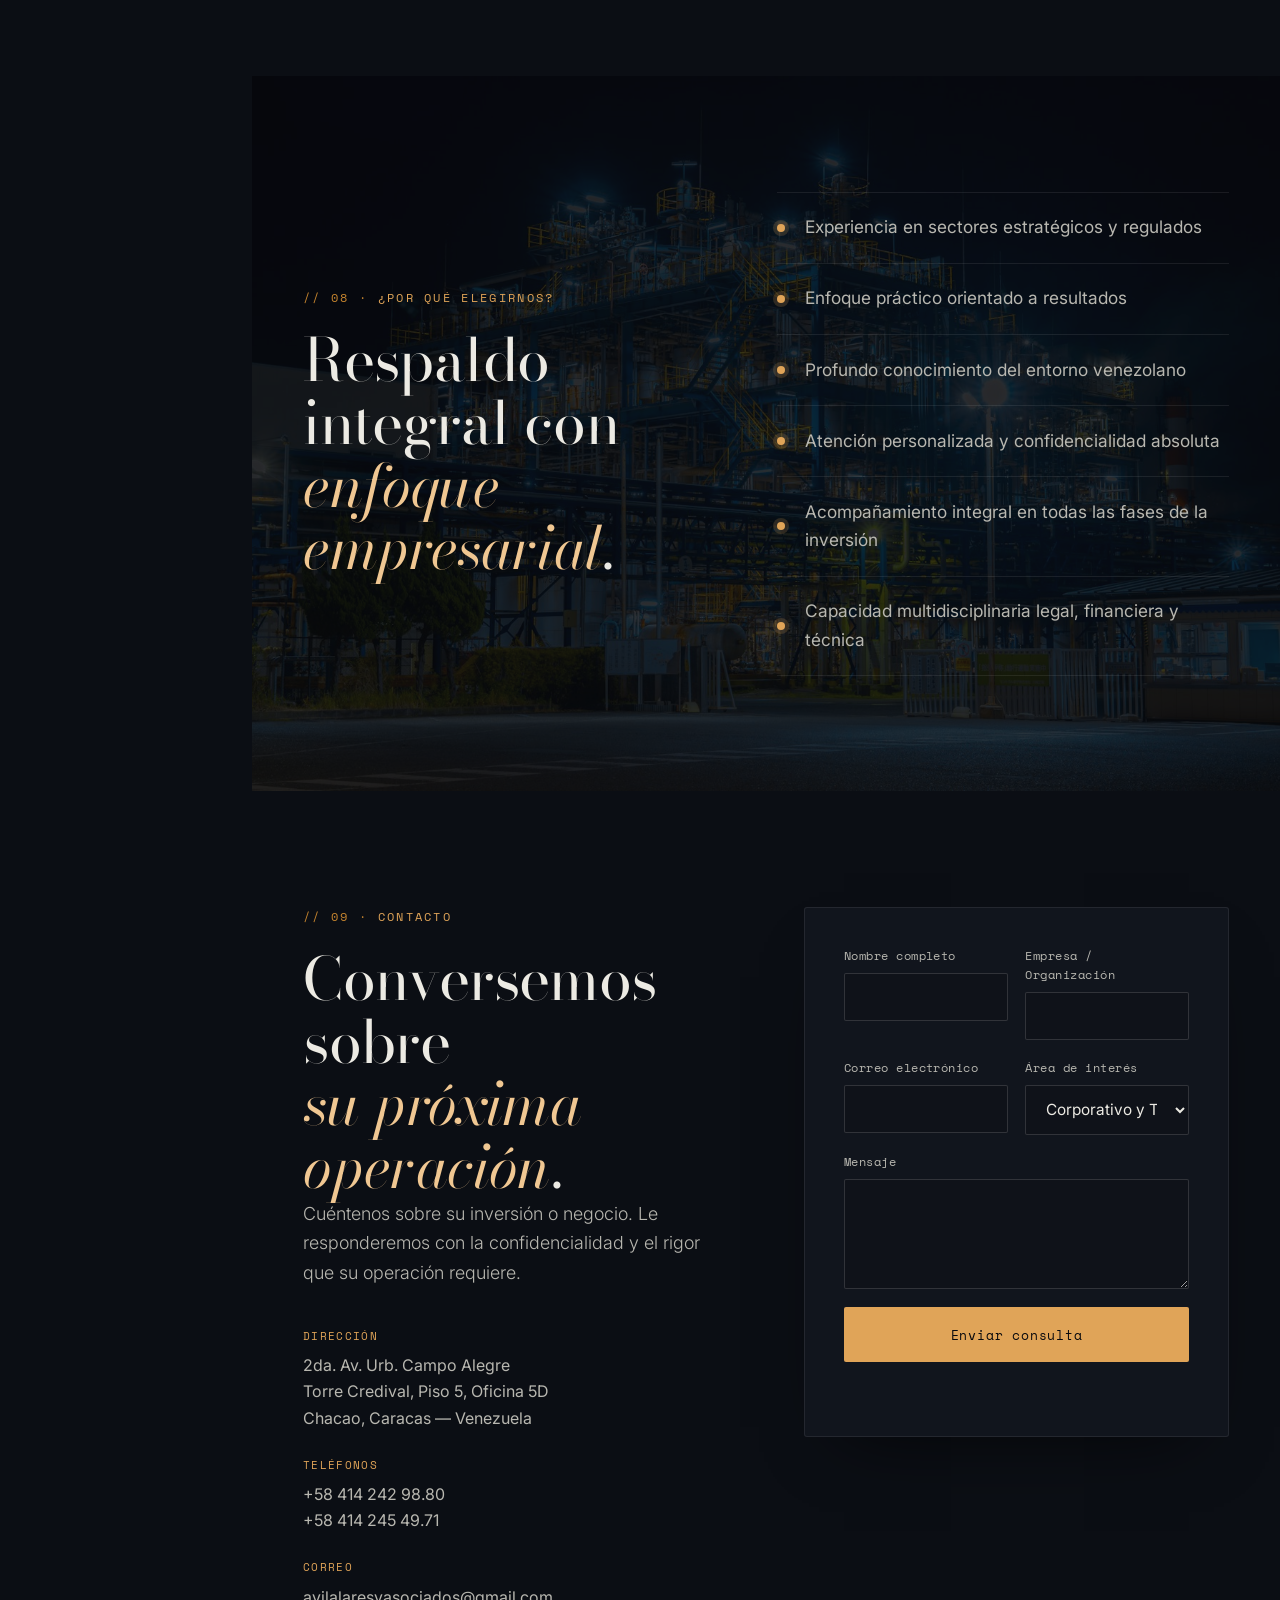
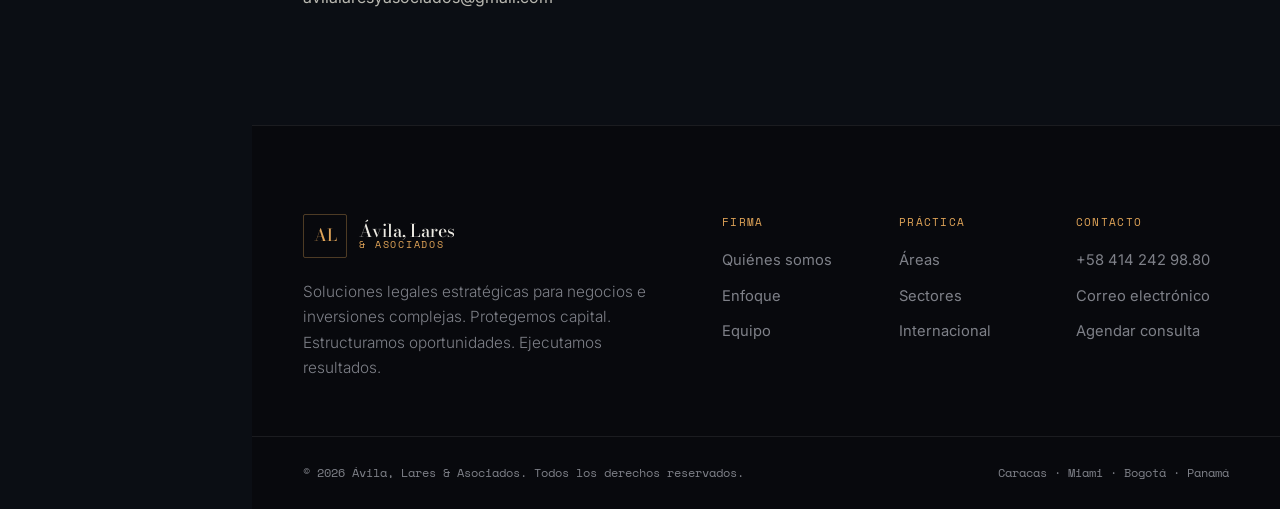
<file: propuesta-2.html>
<!DOCTYPE html>
<html lang="es">
<head>
  <meta charset="UTF-8" />
  <meta name="viewport" content="width=device-width, initial-scale=1.0" />
  <title>Propuesta 3 · Estratega — Ávila, Lares & Asociados</title>
  <meta name="description" content="Firma jurídica y de consultoría estratégica con sede en Caracas, fundada en 1988. Asesoría legal, financiera y técnica para inversiones y negocios complejos. No solo asesoramos: hacemos que los negocios ocurran." />
  <meta name="theme-color" content="#0B0E14" />

  <!-- Open Graph -->
  <meta property="og:title" content="Ávila, Lares & Asociados" />
  <meta property="og:description" content="Soluciones legales estratégicas para negocios e inversiones complejas." />
  <meta property="og:type" content="website" />
  <meta property="og:locale" content="es_VE" />

  <link rel="preconnect" href="https://fonts.googleapis.com" />
  <link rel="preconnect" href="https://fonts.gstatic.com" crossorigin />
  <link href="https://fonts.googleapis.com/css2?family=Bodoni+Moda:ital,opsz,wght@0,6..96,400;0,6..96,500;0,6..96,600;1,6..96,400&family=Inter:wght@300;400;500;600&family=Space+Mono:wght@400;700&display=swap" rel="stylesheet" />
  <link rel="stylesheet" href="css/p2.css" />
  <link rel="icon" type="image/svg+xml" href="assets/favicon.svg" />
</head>
<body class="theme-p3">

  <!-- ====== SELECTOR DE PROPUESTAS ====== -->
  <nav class="prop-switcher" aria-label="Comparar propuestas">
    <a href="index.html" class="ps-home" title="Volver al comparador" aria-label="Volver al comparador">⌂</a>
    <span class="ps-label">Propuesta</span>
    <a href="propuesta-1.html" title="Patrimonio (clásico-lujo)">1</a>
    <a href="propuesta-2.html" class="active" title="Estratega (editorial-oscuro)">2</a>
  </nav>

  <!-- ====== HEADER / NAV ====== -->
  <header class="site-header" id="siteHeader">
    <div class="container nav-inner">
      <a href="#inicio" class="brand" aria-label="Ávila, Lares & Asociados - Inicio">
        <span class="brand-mark">AL</span>
        <span class="brand-text">
          <span class="brand-name">Ávila, Lares</span>
          <span class="brand-sub">&amp; Asociados</span>
        </span>
      </a>

      <nav class="nav-links" id="navLinks" aria-label="Navegación principal">
        <a href="#firma">La Firma</a>
        <a href="#areas">Áreas</a>
        <a href="#enfoque">Enfoque</a>
        <a href="#equipo">Equipo</a>
        <a href="#internacional">Internacional</a>
        <a href="#contacto" class="nav-cta">Contacto</a>
      </nav>

      <button class="nav-toggle" id="navToggle" aria-label="Abrir menú" aria-expanded="false">
        <span></span><span></span><span></span>
      </button>
    </div>
  </header>

  <!-- ====== HERO ====== -->
  <section class="hero" id="inicio">
    <div class="hero-bg" aria-hidden="true">
      <img src="assets/img/torre.jpg" class="hero-photo" alt="" />
      <div class="hero-tint"></div>
      <div class="hero-grid"></div>
      <div class="hero-glow"></div>
    </div>
    <div class="container hero-inner">
      <p class="eyebrow reveal">Caracas · Desde 1988 · Alcance Internacional</p>
      <h1 class="hero-title reveal">
        No solo asesoramos.<br />
        <em>Hacemos que los negocios</em> ocurran.
      </h1>
      <p class="hero-lead reveal">
        Firma jurídica y de consultoría estratégica. Integramos visión legal, financiera
        y técnica para estructurar, proteger y ejecutar inversiones y negocios complejos.
      </p>
      <div class="hero-actions reveal">
        <a href="#contacto" class="btn btn-primary">Hablemos de su operación</a>
        <a href="#areas" class="btn btn-ghost">Ver áreas de práctica</a>
      </div>

      <div class="hero-stats reveal">
        <div class="stat">
          <span class="stat-num" data-count="1988" data-format="year">1988</span>
          <span class="stat-label">Año de fundación</span>
        </div>
        <div class="stat">
          <span class="stat-num" data-count="50" data-suffix="+">+50</span>
          <span class="stat-label">Proyectos estructurados</span>
        </div>
        <div class="stat">
          <span class="stat-num" data-count="4" data-suffix="">4</span>
          <span class="stat-label">Países en nuestra red</span>
        </div>
        <div class="stat">
          <span class="stat-num" data-count="11" data-suffix="+">+11</span>
          <span class="stat-label">Áreas de experiencia</span>
        </div>
      </div>
    </div>
    <a href="#firma" class="scroll-hint" aria-label="Desplazarse hacia abajo">
      <span></span>
    </a>
  </section>

  <!-- ====== MARQUEE SECTORES ====== -->
  <div class="marquee" aria-hidden="true">
    <div class="marquee-track">
      <span>Oil &amp; Gas</span><span>•</span>
      <span>Minería</span><span>•</span>
      <span>Energía</span><span>•</span>
      <span>Infraestructura</span><span>•</span>
      <span>Real Estate</span><span>•</span>
      <span>Banca &amp; Finanzas</span><span>•</span>
      <span>Comercio Internacional</span><span>•</span>
      <span>M&amp;A</span><span>•</span>
      <span>Inversión Extranjera</span><span>•</span>
      <span>Compliance</span><span>•</span>
      <span>Oil &amp; Gas</span><span>•</span>
      <span>Minería</span><span>•</span>
      <span>Energía</span><span>•</span>
      <span>Infraestructura</span><span>•</span>
      <span>Real Estate</span><span>•</span>
      <span>Banca &amp; Finanzas</span><span>•</span>
      <span>Comercio Internacional</span><span>•</span>
      <span>M&amp;A</span><span>•</span>
      <span>Inversión Extranjera</span><span>•</span>
      <span>Compliance</span><span>•</span>
    </div>
  </div>

  <!-- ====== LA FIRMA ====== -->
  <section class="section firma" id="firma">
    <div class="container">
      <div class="section-head">
        <p class="eyebrow reveal">Quiénes somos</p>
        <h2 class="section-title reveal">
          Más que asesores legales,<br />somos <em>aliados estratégicos</em>.
        </h2>
      </div>

      <div class="firma-grid">
        <div class="firma-text reveal">
          <p>
            Operamos en la intersección entre <strong>derecho, negocios y oportunidades</strong>,
            combinando experiencia legal, técnica y financiera para desenvolvernos con eficacia
            en entornos regulatorios complejos, particularmente en sectores estratégicos y
            altamente regulados.
          </p>
          <p>
            Acompañamos inversiones, estructuramos operaciones y facilitamos negocios complejos
            mediante soluciones integrales con respaldo jurídico, financiero y técnico.
            Transformamos oportunidades en negocios <strong>viables, estructurados y protegidos</strong>.
          </p>
          <figure class="firma-photo reveal">
            <img src="assets/img/junta.jpg" alt="Equipo de Ávila, Lares & Asociados en reunión de trabajo" loading="lazy" />
          </figure>
        </div>

        <div class="pillars">
          <article class="pillar reveal">
            <span class="pillar-num">01</span>
            <h3>Visión estratégica</h3>
            <p>Anticipamos riesgos y leemos el entorno regulatorio para convertir cada decisión en una ventaja.</p>
          </article>
          <article class="pillar reveal">
            <span class="pillar-num">02</span>
            <h3>Capacidad de ejecución</h3>
            <p>Desde la negociación hasta el cierre. No nos detenemos en el consejo: ejecutamos resultados.</p>
          </article>
          <article class="pillar reveal">
            <span class="pillar-num">03</span>
            <h3>Gestión de riesgos</h3>
            <p>Criterio empresarial para transformar riesgos regulatorios, políticos y contractuales en escenarios controlados.</p>
          </article>
        </div>
      </div>
    </div>
  </section>

  <!-- ====== ÁREAS DE PRÁCTICA ====== -->
  <section class="section areas" id="areas">
    <div class="container">
      <div class="section-head">
        <p class="eyebrow reveal">Áreas de experiencia · ¿Qué hacemos?</p>
        <h2 class="section-title reveal">
          Asesoría y acompañamiento en<br /><em>operaciones de alto valor</em>.
        </h2>
      </div>

      <div class="areas-grid">
        <article class="area-card reveal">
          <div class="area-ico">⬡</div>
          <h3>Corporativo y Transaccional</h3>
          <p>Estructuración de inversiones, fusiones y adquisiciones (M&amp;A), reorganizaciones, gobierno corporativo y protección patrimonial.</p>
        </article>
        <article class="area-card reveal">
          <div class="area-ico">⬢</div>
          <h3>Administrativo y Regulatorio</h3>
          <p>Contrataciones públicas, concesiones, licencias y permisos. Representación ante entes regulatorios y procedimientos administrativos.</p>
        </article>
        <article class="area-card reveal">
          <div class="area-ico">◆</div>
          <h3>Energía y Recursos Naturales</h3>
          <p>Oil &amp; Gas, petroquímica y minería. Contratos E&amp;P, empresas mixtas, licitaciones y ejecución de proyectos estratégicos.</p>
        </article>
        <article class="area-card reveal">
          <div class="area-ico">❖</div>
          <h3>Ambiental y Urbanístico</h3>
          <p>Estudios de impacto, pasivos ambientales, huella de carbono, bonos verdes y permisos de ocupación del territorio.</p>
        </article>
        <article class="area-card reveal">
          <div class="area-ico">▣</div>
          <h3>Laboral y Organizacional</h3>
          <p>Relaciones laborales, negociación colectiva, pasivos laborales, compensación, seguridad y salud ocupacional.</p>
        </article>
        <article class="area-card reveal">
          <div class="area-ico">◈</div>
          <h3>Civil y Patrimonial</h3>
          <p>Planificación patrimonial, sucesiones, estructuración de activos y proyectos inmobiliarios.</p>
        </article>
        <article class="area-card reveal">
          <div class="area-ico">✦</div>
          <h3>Propiedad Intelectual y Marcas</h3>
          <p>Protección, registro y defensa de activos intangibles en Venezuela e internacionalmente, incluyendo recursos genéticos.</p>
        </article>
        <article class="area-card reveal">
          <div class="area-ico">⚓</div>
          <h3>Marítimo, Logística y Seguros</h3>
          <p>Asuntos portuarios, transporte marítimo, logística, actividades offshore y cumplimiento de normativa MARPOL.</p>
        </article>
        <article class="area-card reveal">
          <div class="area-ico">⬣</div>
          <h3>Compliance y Calidad</h3>
          <p>Cumplimiento normativo, estándares ISO 9001, auditorías y diseño de políticas de prevención de riesgos.</p>
        </article>
        <article class="area-card reveal">
          <div class="area-ico">▤</div>
          <h3>Auditoría, Valuación y Peritajes</h3>
          <p>Avalúos, valuación de empresas, due diligence técnico-financiero y diagnóstico de riesgos operacionales.</p>
        </article>
      </div>
    </div>
  </section>

  <!-- ====== BANDA DE IMAGEN ====== -->
  <section class="imageband" aria-label="Nuestra promesa">
    <img src="assets/img/skyline.jpg" class="imageband-photo" alt="" />
    <div class="imageband-overlay"></div>
    <div class="container imageband-inner">
      <p class="imageband-eyebrow reveal">Ávila, Lares &amp; Asociados</p>
      <h2 class="imageband-title reveal">Protegemos capital. Estructuramos oportunidades.<br /><em>Ejecutamos resultados.</em></h2>
    </div>
  </section>

  <!-- ====== ASESORÍA TRIBUTARIA INTERNACIONAL ====== -->
  <section class="section tributaria" id="tributaria">
    <div class="container tributaria-inner">
      <div class="tributaria-text reveal">
        <p class="eyebrow">Estructuración internacional</p>
        <h2 class="section-title">
          Asesoría tributaria y<br /><em>vehículos de inversión</em>.
        </h2>
        <p class="lead-muted">
          Junto a nuestros socios internacionales estratégicos, abordamos soluciones
          tributarias complejas y la estructuración de vehículos de inversión transfronterizos.
        </p>
      </div>
      <ul class="trib-list">
        <li class="reveal"><span>Planificación fiscal internacional</span></li>
        <li class="reveal"><span>Estructuración corporativa transfronteriza</span></li>
        <li class="reveal"><span>Protección patrimonial</span></li>
        <li class="reveal"><span>Cumplimiento tributario internacional</span></li>
        <li class="reveal"><span>Optimización de estructuras de inversión</span></li>
      </ul>
    </div>
  </section>

  <!-- ====== ENFOQUE ESTRATÉGICO ====== -->
  <section class="section enfoque" id="enfoque">
    <div class="container">
      <div class="section-head center">
        <p class="eyebrow reveal">Enfoque de riesgo y valor</p>
        <h2 class="section-title reveal">
          Toda inversión requiere una <em>estructura jurídica sólida</em><br />
          para ser viable, segura y sostenible.
        </h2>
        <p class="section-intro reveal">
          Invertir en Venezuela exige más que conocimiento legal: requiere precisión, acceso
          y capacidad efectiva de ejecución. Transformamos riesgos en escenarios controlados.
        </p>
      </div>

      <div class="enfoque-grid">
        <article class="enfoque-card reveal">
          <h3>Mitigación de riesgos</h3>
          <p>Regulatorios, políticos y contractuales — identificados de manera anticipada.</p>
        </article>
        <article class="enfoque-card reveal">
          <h3>Estructuración de transacciones</h3>
          <p>Estructuras jurídicas sólidas y eficientes, diseñadas para resistir.</p>
        </article>
        <article class="enfoque-card reveal">
          <h3>Visión local, estándar global</h3>
          <p>Conocimiento profundo del entorno venezolano con estándares internacionales.</p>
        </article>
        <article class="enfoque-card reveal">
          <h3>Capacidad de ejecución</h3>
          <p>Desde la negociación hasta el cierre de la operación. Resultados, no promesas.</p>
        </article>
      </div>
    </div>
  </section>

  <!-- ====== SECTORES ====== -->
  <section class="section sectores" id="sectores">
    <div class="container">
      <div class="section-head">
        <p class="eyebrow reveal">Sectores estratégicos</p>
        <h2 class="section-title reveal">Donde <em>creamos valor</em>.</h2>
      </div>
      <div class="sectores-list">
        <span class="reveal">Energía &amp; Oil &amp; Gas</span>
        <span class="reveal">Minería y recursos naturales</span>
        <span class="reveal">Infraestructura y construcción</span>
        <span class="reveal">Telecomunicaciones</span>
        <span class="reveal">Turismo y Real Estate</span>
        <span class="reveal">Servicios financieros</span>
        <span class="reveal">Comercio internacional</span>
        <span class="reveal">Logística y transporte</span>
        <span class="reveal">Manufactura y agroindustria</span>
      </div>
    </div>
  </section>

  <!-- ====== EQUIPO ====== -->
  <section class="section equipo" id="equipo">
    <div class="container">
      <div class="section-head">
        <p class="eyebrow reveal">Consultores y asesores</p>
        <h2 class="section-title reveal">Un equipo de <em>alto nivel</em>,<br />experiencia nacional e internacional.</h2>
        <p class="equipo-note reveal">Retratos referenciales — se sustituirán por las fotografías oficiales de cada integrante.</p>
      </div>

      <div class="equipo-grid">
        <article class="member reveal">
          <div class="member-avatar"><img src="assets/img/team-alejandro.jpg" alt="Alejandro Ávila Vivas" loading="lazy" /></div>
          <div class="member-info">
            <h3>Alejandro Ávila Vivas</h3>
            <span class="member-role">Socio</span>
            <p>Abogado (UCV). Sector energético, servicios petroleros y telecomunicaciones. Especialista en estructuración contractual, procesos licitatorios y operaciones E&amp;P en Venezuela y Colombia.</p>
          </div>
        </article>
        <article class="member reveal">
          <div class="member-avatar"><img src="assets/img/team-maria.jpg" alt="María Margarita Lares Santini" loading="lazy" /></div>
          <div class="member-info">
            <h3>María Margarita Lares Santini</h3>
            <span class="member-role">Socia</span>
            <p>Abogada (UCV). Experta en relaciones laborales, compensación internacional y gestión organizacional en entornos corporativos complejos.</p>
          </div>
        </article>
        <article class="member reveal">
          <div class="member-avatar"><img src="assets/img/team-hector.jpg" alt="Héctor Hernández" loading="lazy" /></div>
          <div class="member-info">
            <h3>Héctor Hernández</h3>
            <span class="member-role">Socio</span>
            <p>Especialista en ordenación del territorio y gestión ambiental. Estudios de impacto ambiental y auditorías de sistemas de gestión de calidad, seguridad y salud laboral.</p>
          </div>
        </article>
        <article class="member reveal">
          <div class="member-avatar"><img src="assets/img/team-ralph.jpg" alt="Dr. Ralph Echeverría" loading="lazy" /></div>
          <div class="member-info">
            <h3>Dr. Ralph Echeverría</h3>
            <span class="member-role">Consultor Internacional</span>
            <p>Derecho Corporativo Internacional, Banca y Finanzas, Energía, Comercio Internacional, Joint Ventures, protección de inversiones extranjeras, compliance y arbitraje internacional.</p>
          </div>
        </article>
        <article class="member reveal">
          <div class="member-avatar"><img src="assets/img/team-victor.jpg" alt="Víctor Rodríguez Sosa" loading="lazy" /></div>
          <div class="member-info">
            <h3>Econ. Víctor Rodríguez Sosa</h3>
            <span class="member-role">Consultor</span>
            <p>PhD en Economía y Ciencias Sociales. Magíster en Finanzas. Estructuración financiera, evaluación de inversiones y gestión de riesgos en más de 50 proyectos.</p>
          </div>
        </article>
        <article class="member reveal">
          <div class="member-avatar"><img src="assets/img/team-armando.jpg" alt="Armando García Sosa" loading="lazy" /></div>
          <div class="member-info">
            <h3>Armando García Sosa</h3>
            <span class="member-role">Consultor</span>
            <p>Ingeniero químico con postgrado en economía de hidrocarburos. Trayectoria gerencial en la industria petrolera nacional e internacional.</p>
          </div>
        </article>
        <article class="member reveal">
          <div class="member-avatar"><img src="assets/img/team-margarita.jpg" alt="Margarita Pestana" loading="lazy" /></div>
          <div class="member-info">
            <h3>Margarita Pestana</h3>
            <span class="member-role">Consultora</span>
            <p>Abogada especializada en auditoría, cumplimiento normativo y control financiero.</p>
          </div>
        </article>
      </div>
    </div>
  </section>

  <!-- ====== ALCANCE INTERNACIONAL ====== -->
  <section class="section internacional" id="internacional">
    <div class="container">
      <div class="section-head center">
        <p class="eyebrow reveal">Alcance internacional</p>
        <h2 class="section-title reveal">Una red de cooperación profesional<br />en <em>cuatro países</em>.</h2>
        <p class="section-intro reveal">
          Alianzas estratégicas con reconocidas firmas jurídicas y consultoras en Venezuela,
          Estados Unidos, Colombia y Panamá que potencian operaciones nacionales y transfronterizas.
        </p>
      </div>

      <div class="paises-grid">
        <div class="pais reveal">
          <span class="pais-code">VE</span>
          <h3>Venezuela</h3>
          <p>Sede principal — Caracas</p>
        </div>
        <div class="pais reveal">
          <span class="pais-code">US</span>
          <h3>Estados Unidos</h3>
          <p>Miami, Florida</p>
        </div>
        <div class="pais reveal">
          <span class="pais-code">CO</span>
          <h3>Colombia</h3>
          <p>Bogotá</p>
        </div>
        <div class="pais reveal">
          <span class="pais-code">PA</span>
          <h3>Panamá</h3>
          <p>Ciudad de Panamá</p>
        </div>
      </div>

      <div class="aliados reveal">
        <p class="aliados-label">Relaciones estratégicas y profesionales</p>
        <div class="aliados-list">
          <span>Echeverría &amp; Associates · Miami</span>
          <span>The Milian Legal Group · Miami</span>
          <span>Consulting Management S.A.S. · Bogotá</span>
          <span>Mary Belén Coronado &amp; Asociados · Bogotá</span>
          <span>Carrillo Ballesteros Abogados · Bogotá</span>
          <span>GIINTAX · Panamá</span>
        </div>
      </div>
    </div>
  </section>

  <!-- ====== POR QUÉ ELEGIRNOS ====== -->
  <section class="section porque" id="porque">
    <img src="assets/img/energia-noche.jpg" class="porque-photo" alt="" />
    <div class="container">
      <div class="porque-inner">
        <div class="porque-head reveal">
          <p class="eyebrow">¿Por qué elegirnos?</p>
          <h2 class="section-title">Respaldo integral con<br /><em>enfoque empresarial</em>.</h2>
        </div>
        <ul class="porque-list">
          <li class="reveal">Experiencia en sectores estratégicos y regulados</li>
          <li class="reveal">Enfoque práctico orientado a resultados</li>
          <li class="reveal">Profundo conocimiento del entorno venezolano</li>
          <li class="reveal">Atención personalizada y confidencialidad absoluta</li>
          <li class="reveal">Acompañamiento integral en todas las fases de la inversión</li>
          <li class="reveal">Capacidad multidisciplinaria legal, financiera y técnica</li>
        </ul>
      </div>
    </div>
  </section>

  <!-- ====== CONTACTO ====== -->
  <section class="section contacto" id="contacto">
    <div class="container contacto-inner">
      <div class="contacto-text reveal">
        <p class="eyebrow">Contacto</p>
        <h2 class="section-title">Conversemos sobre<br /><em>su próxima operación</em>.</h2>
        <p class="lead-muted">
          Cuéntenos sobre su inversión o negocio. Le responderemos con la confidencialidad
          y el rigor que su operación requiere.
        </p>

        <div class="contacto-details">
          <div class="cdetail">
            <span class="cdetail-label">Dirección</span>
            <p>2da. Av. Urb. Campo Alegre<br />Torre Credival, Piso 5, Oficina 5D<br />Chacao, Caracas — Venezuela</p>
          </div>
          <div class="cdetail">
            <span class="cdetail-label">Teléfonos</span>
            <p>
              <a href="tel:+584142429880">+58 414 242 98.80</a><br />
              <a href="tel:+584142454971">+58 414 245 49.71</a>
            </p>
          </div>
          <div class="cdetail">
            <span class="cdetail-label">Correo</span>
            <p><a href="mailto:avilalaresyasociados@gmail.com">avilalaresyasociados@gmail.com</a></p>
          </div>
        </div>
      </div>

      <form class="contacto-form reveal" id="contactForm" novalidate>
        <div class="field">
          <label for="nombre">Nombre completo</label>
          <input type="text" id="nombre" name="nombre" required autocomplete="name" />
        </div>
        <div class="field">
          <label for="empresa">Empresa / Organización</label>
          <input type="text" id="empresa" name="empresa" autocomplete="organization" />
        </div>
        <div class="field">
          <label for="email">Correo electrónico</label>
          <input type="email" id="email" name="email" required autocomplete="email" />
        </div>
        <div class="field">
          <label for="asunto">Área de interés</label>
          <select id="asunto" name="asunto">
            <option value="Corporativo y Transaccional">Corporativo y Transaccional</option>
            <option value="Energía y Recursos Naturales">Energía y Recursos Naturales</option>
            <option value="Administrativo y Regulatorio">Administrativo y Regulatorio</option>
            <option value="Ambiental y Urbanístico">Ambiental y Urbanístico</option>
            <option value="Inversión Extranjera">Inversión Extranjera</option>
            <option value="Tributario Internacional">Tributario Internacional</option>
            <option value="Otra">Otra</option>
          </select>
        </div>
        <div class="field field-full">
          <label for="mensaje">Mensaje</label>
          <textarea id="mensaje" name="mensaje" rows="4" required></textarea>
        </div>
        <button type="submit" class="btn btn-primary btn-block">Enviar consulta</button>
        <p class="form-note" id="formNote" aria-live="polite"></p>
      </form>
    </div>
  </section>

  <!-- ====== FOOTER ====== -->
  <footer class="site-footer">
    <div class="container footer-inner">
      <div class="footer-brand">
        <a href="#inicio" class="brand brand--footer">
          <span class="brand-mark">AL</span>
          <span class="brand-text">
            <span class="brand-name">Ávila, Lares</span>
            <span class="brand-sub">&amp; Asociados</span>
          </span>
        </a>
        <p class="footer-tagline">
          Soluciones legales estratégicas para negocios e inversiones complejas.
          Protegemos capital. Estructuramos oportunidades. Ejecutamos resultados.
        </p>
      </div>

      <nav class="footer-nav" aria-label="Pie de página">
        <div>
          <span class="footer-col-title">Firma</span>
          <a href="#firma">Quiénes somos</a>
          <a href="#enfoque">Enfoque</a>
          <a href="#equipo">Equipo</a>
        </div>
        <div>
          <span class="footer-col-title">Práctica</span>
          <a href="#areas">Áreas</a>
          <a href="#sectores">Sectores</a>
          <a href="#internacional">Internacional</a>
        </div>
        <div>
          <span class="footer-col-title">Contacto</span>
          <a href="tel:+584142429880">+58 414 242 98.80</a>
          <a href="mailto:avilalaresyasociados@gmail.com">Correo electrónico</a>
          <a href="#contacto">Agendar consulta</a>
        </div>
      </nav>
    </div>
    <div class="container footer-bottom">
      <p>© <span id="year">2026</span> Ávila, Lares &amp; Asociados. Todos los derechos reservados.</p>
      <p>Caracas · Miami · Bogotá · Panamá</p>
    </div>
  </footer>

  <script src="js/main.js"></script>
</body>
</html>
</file>
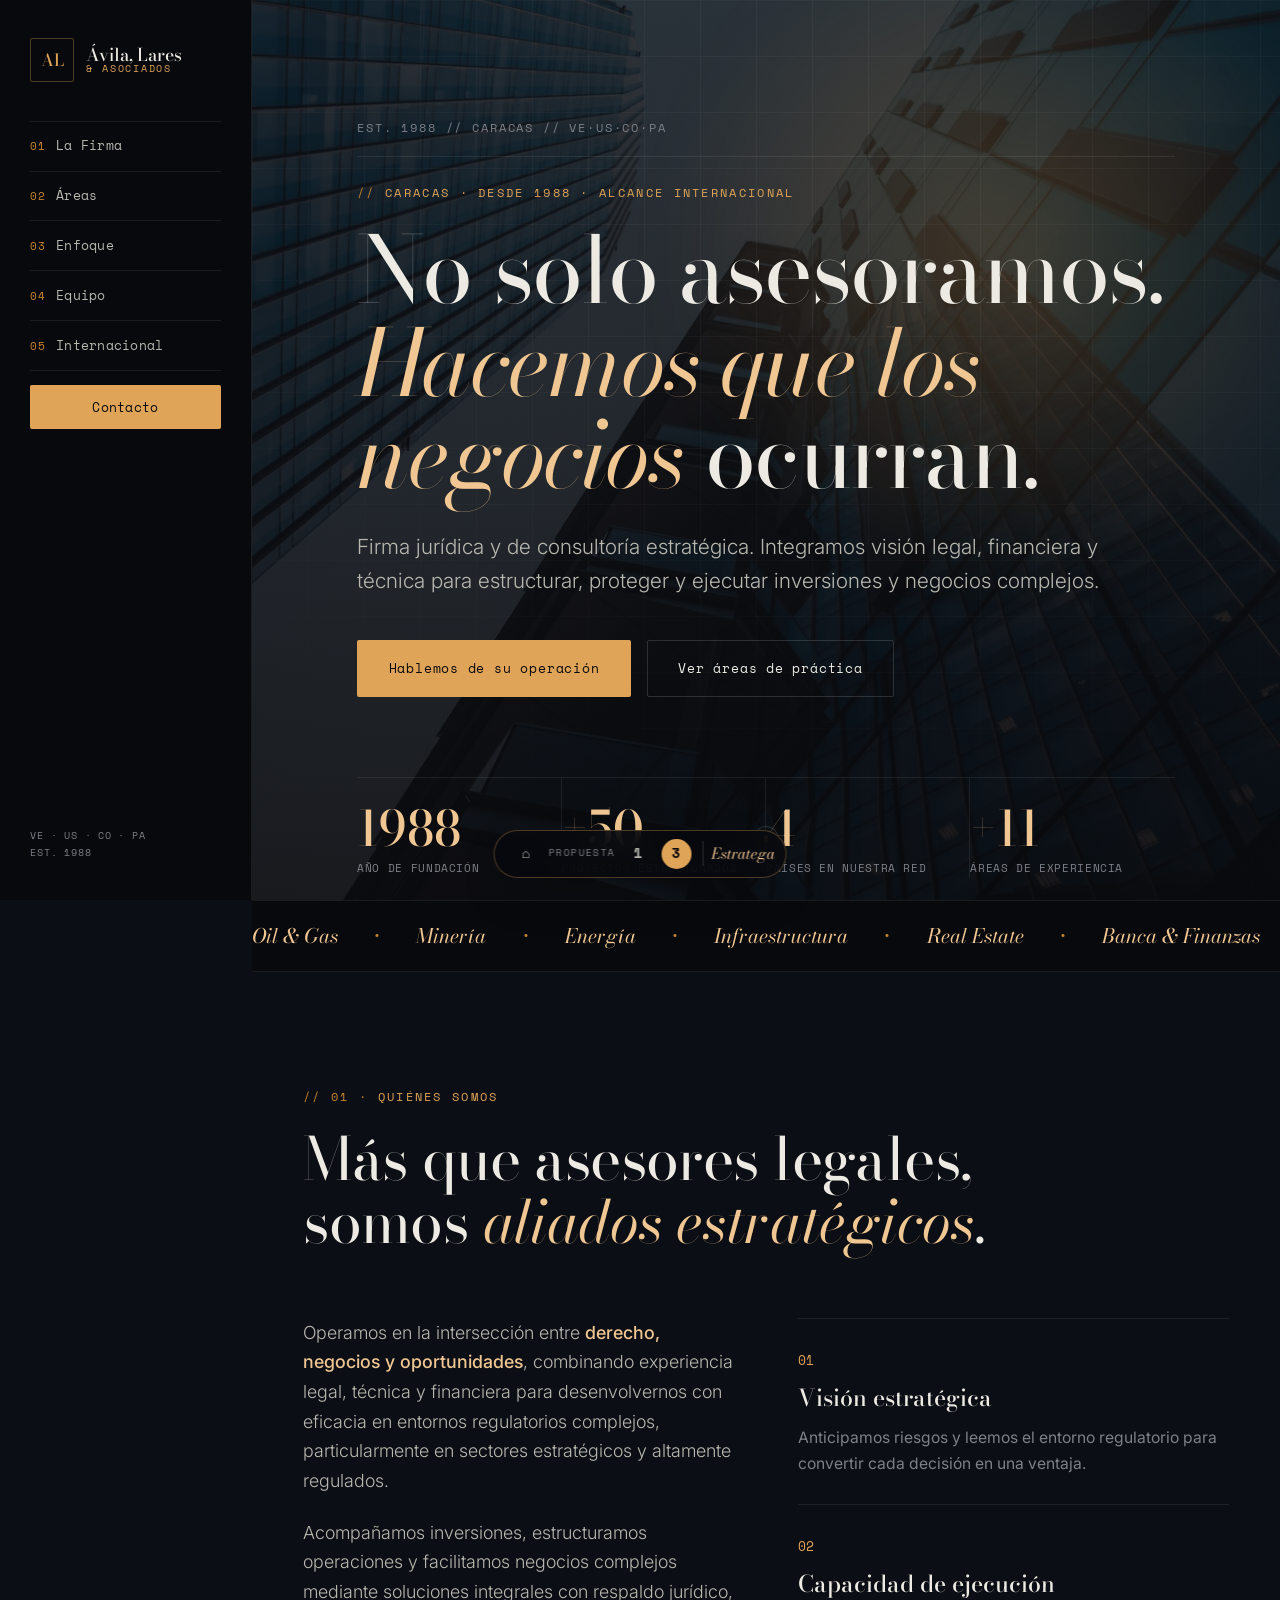
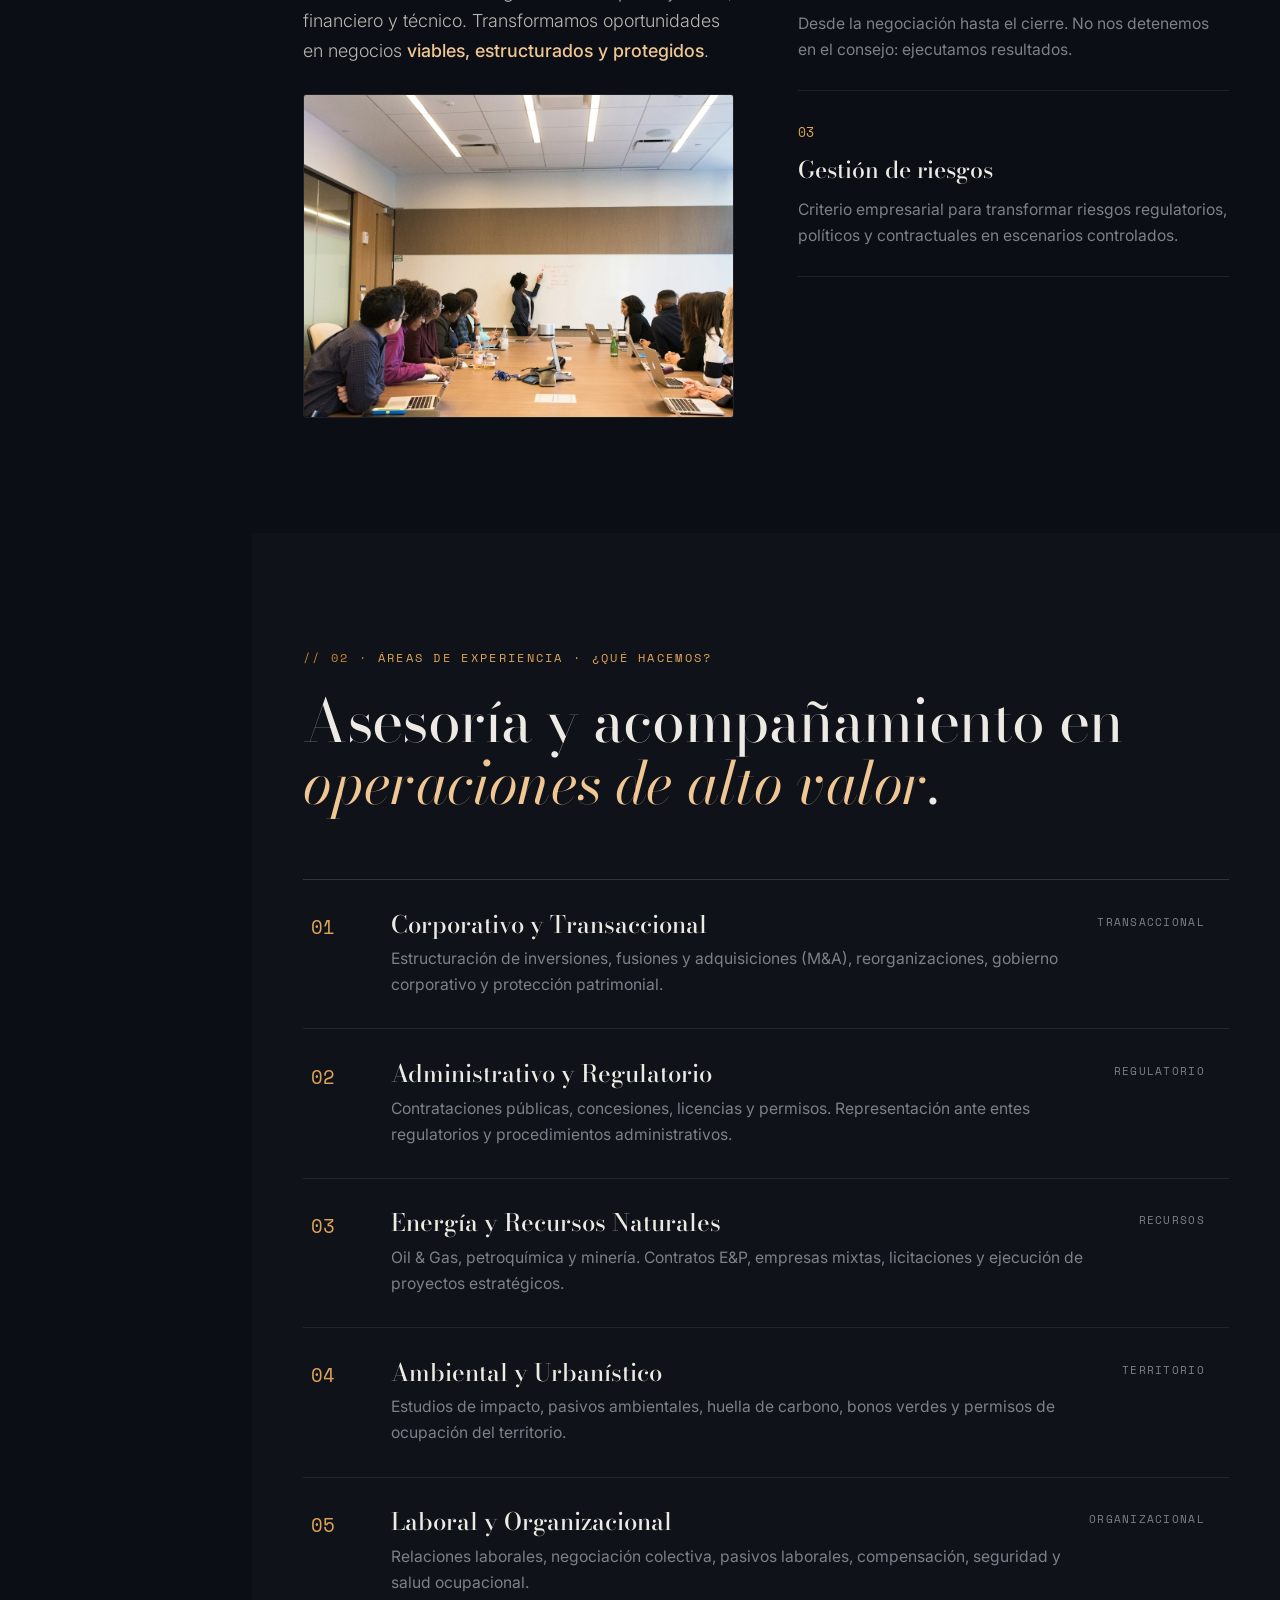
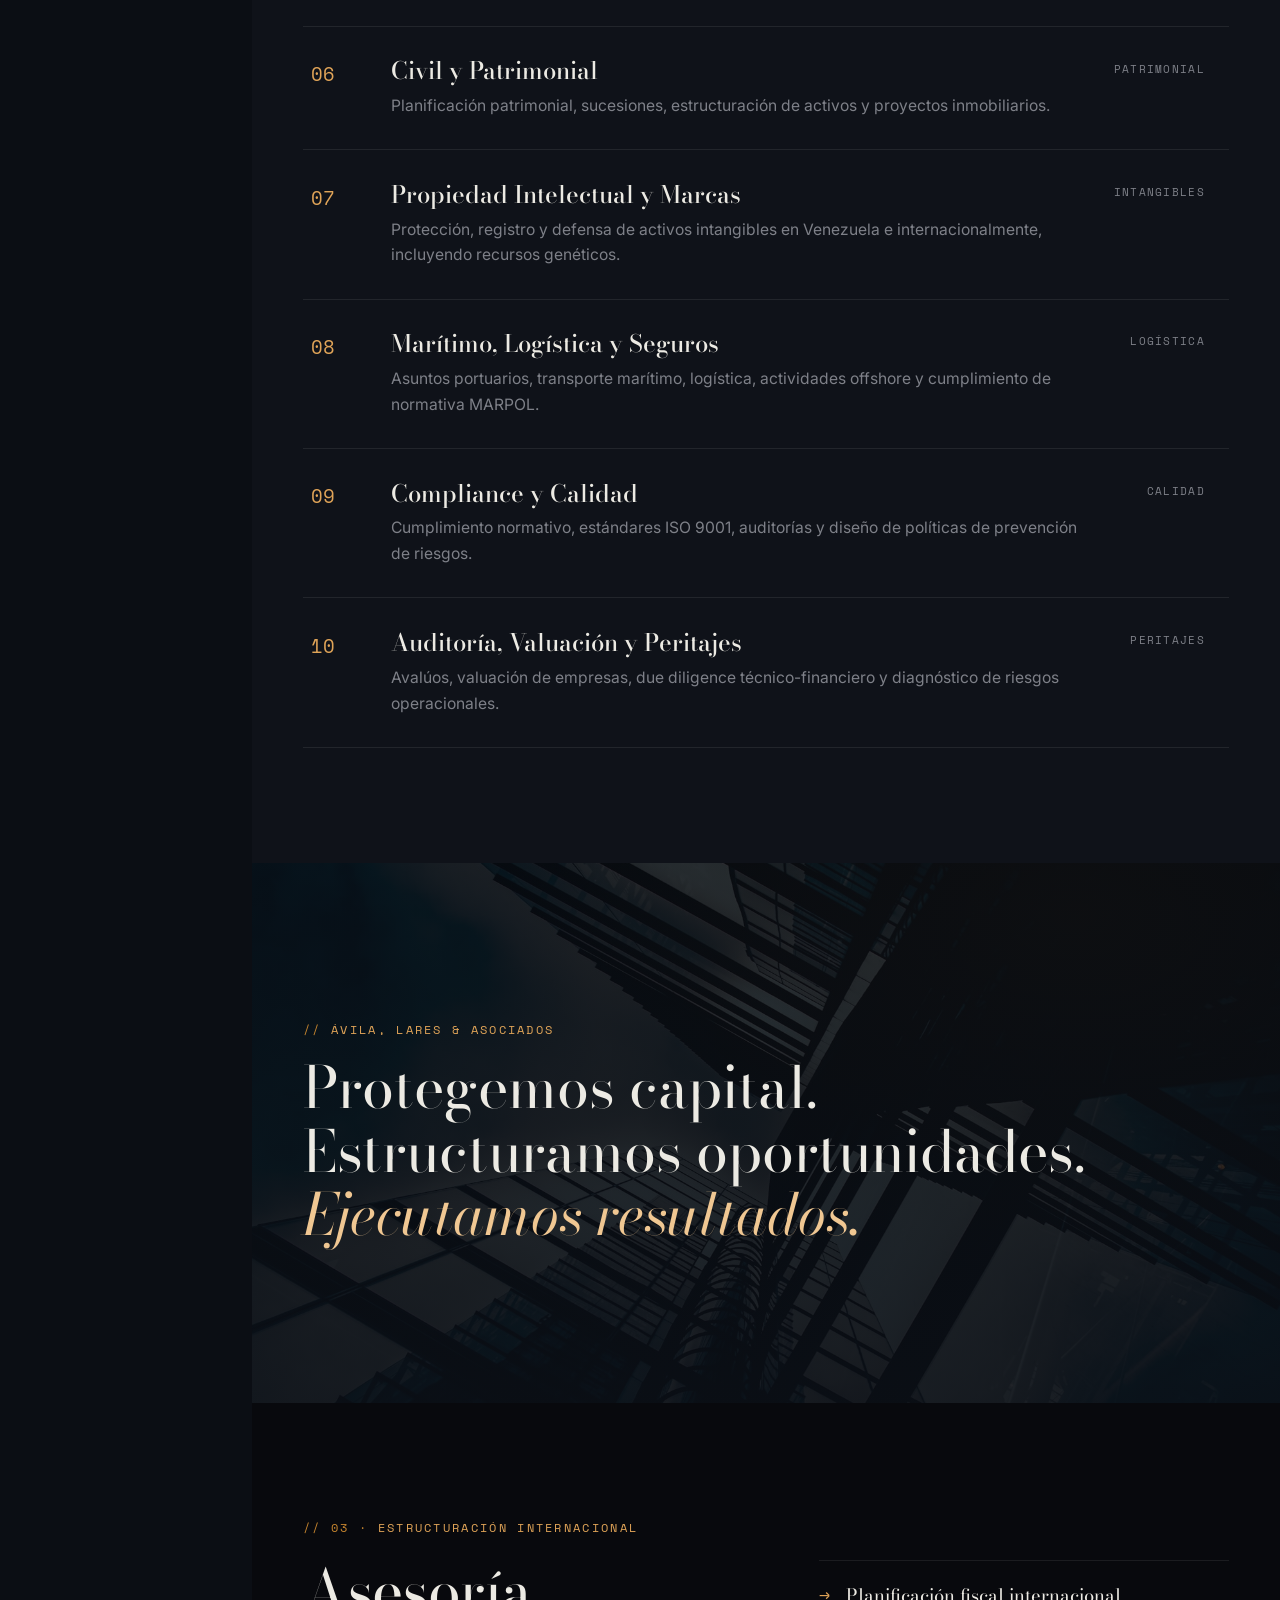
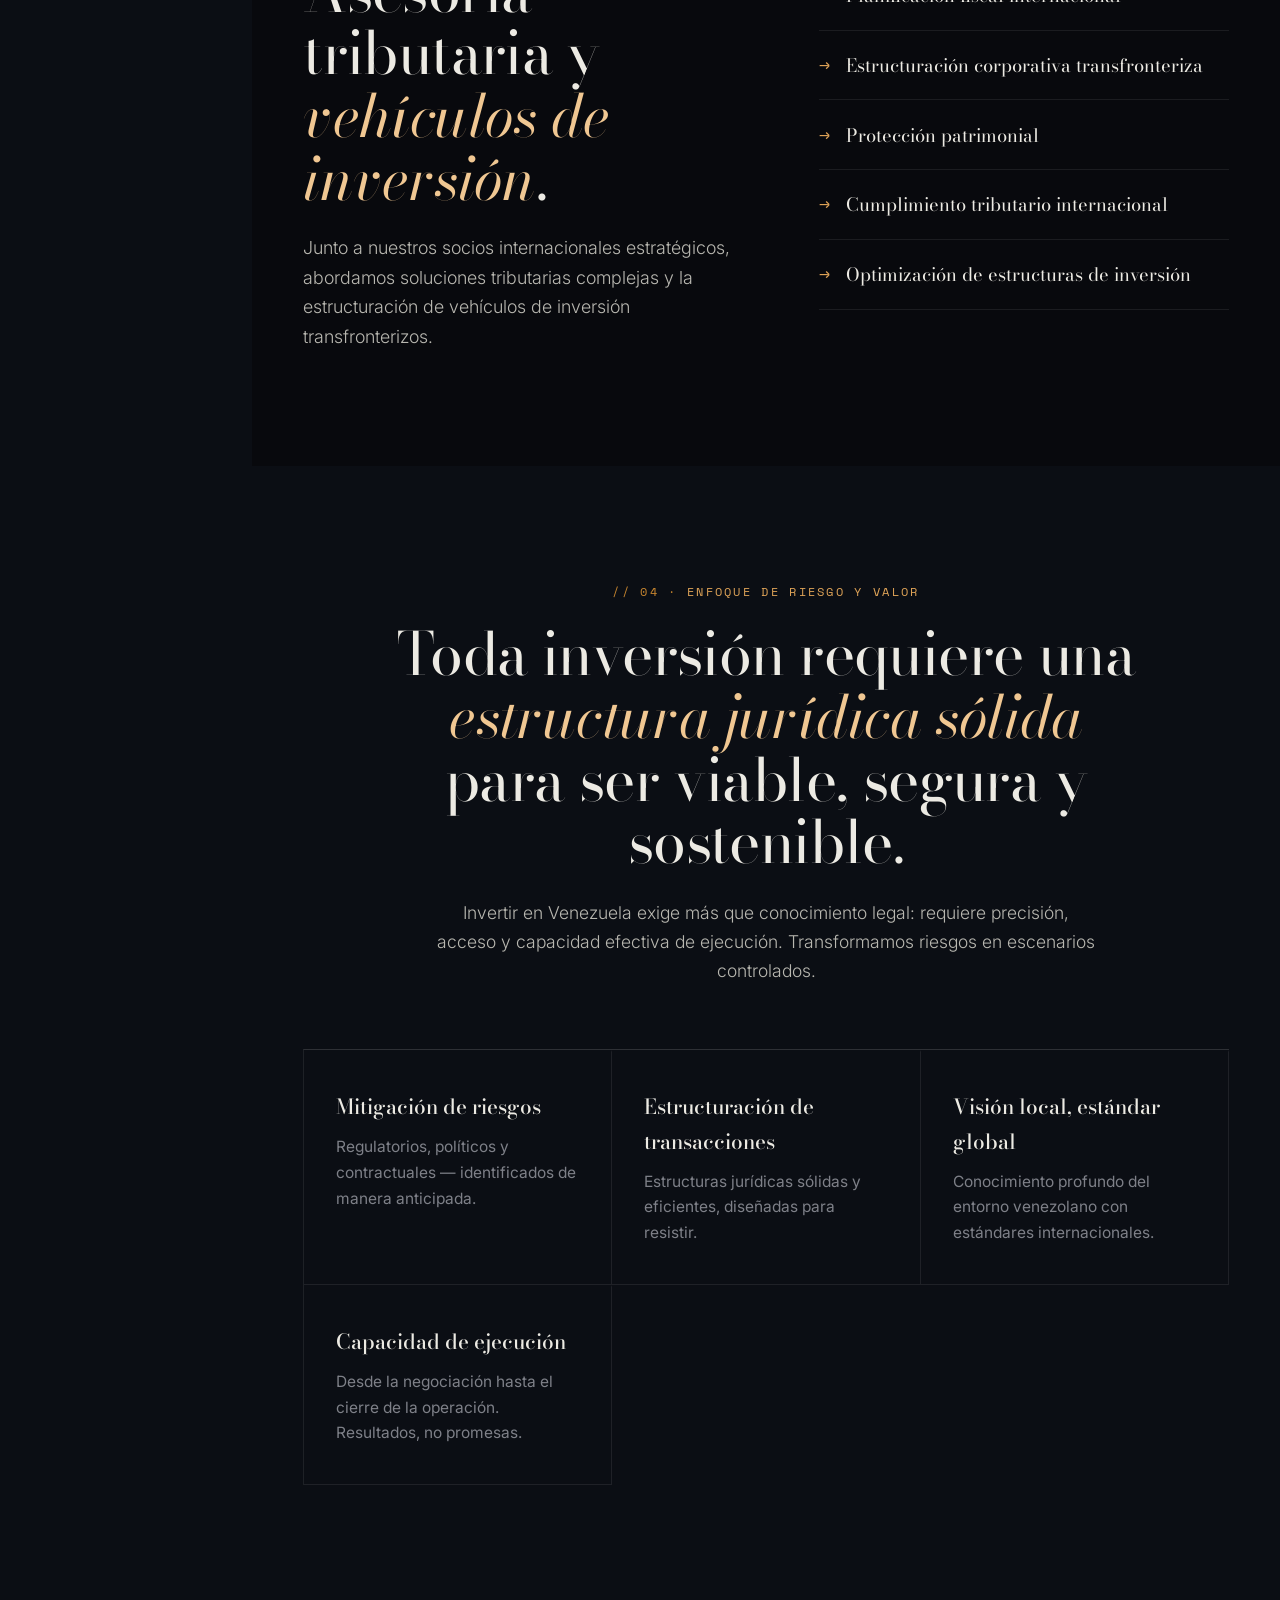
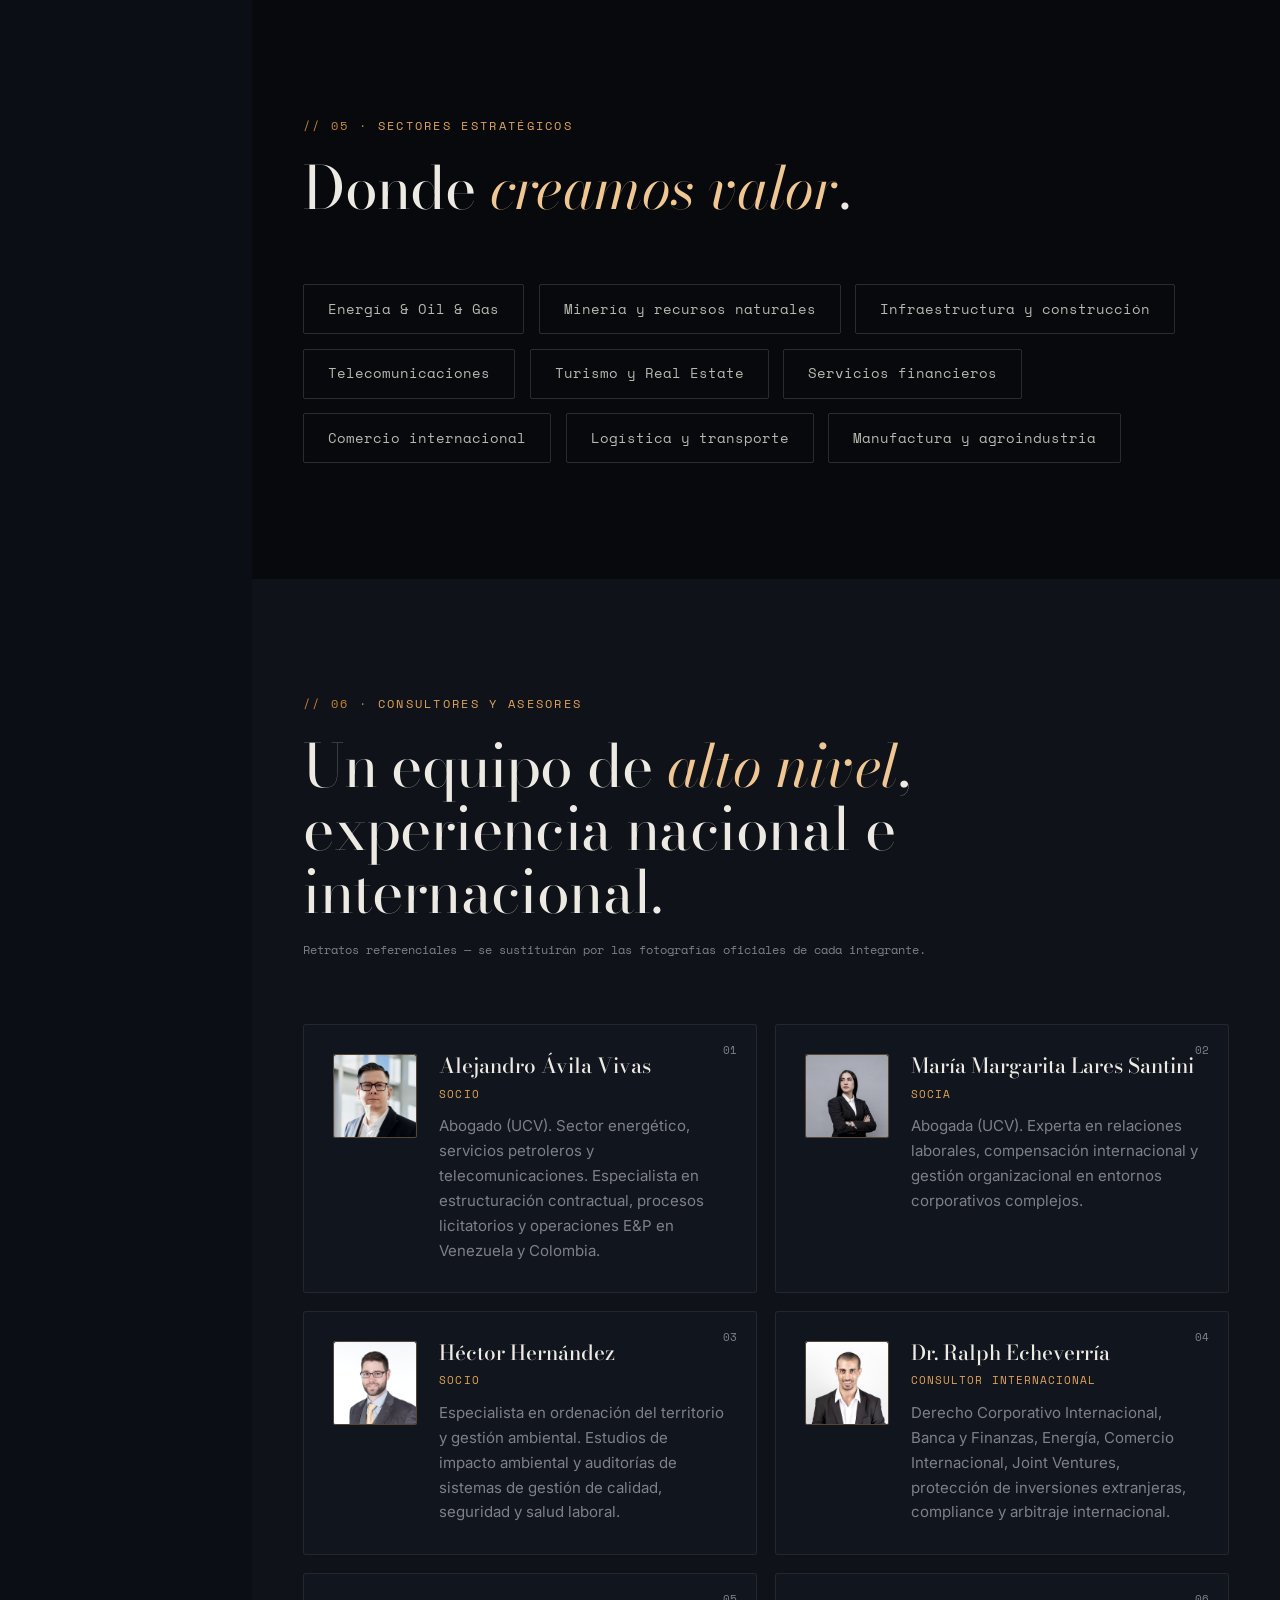
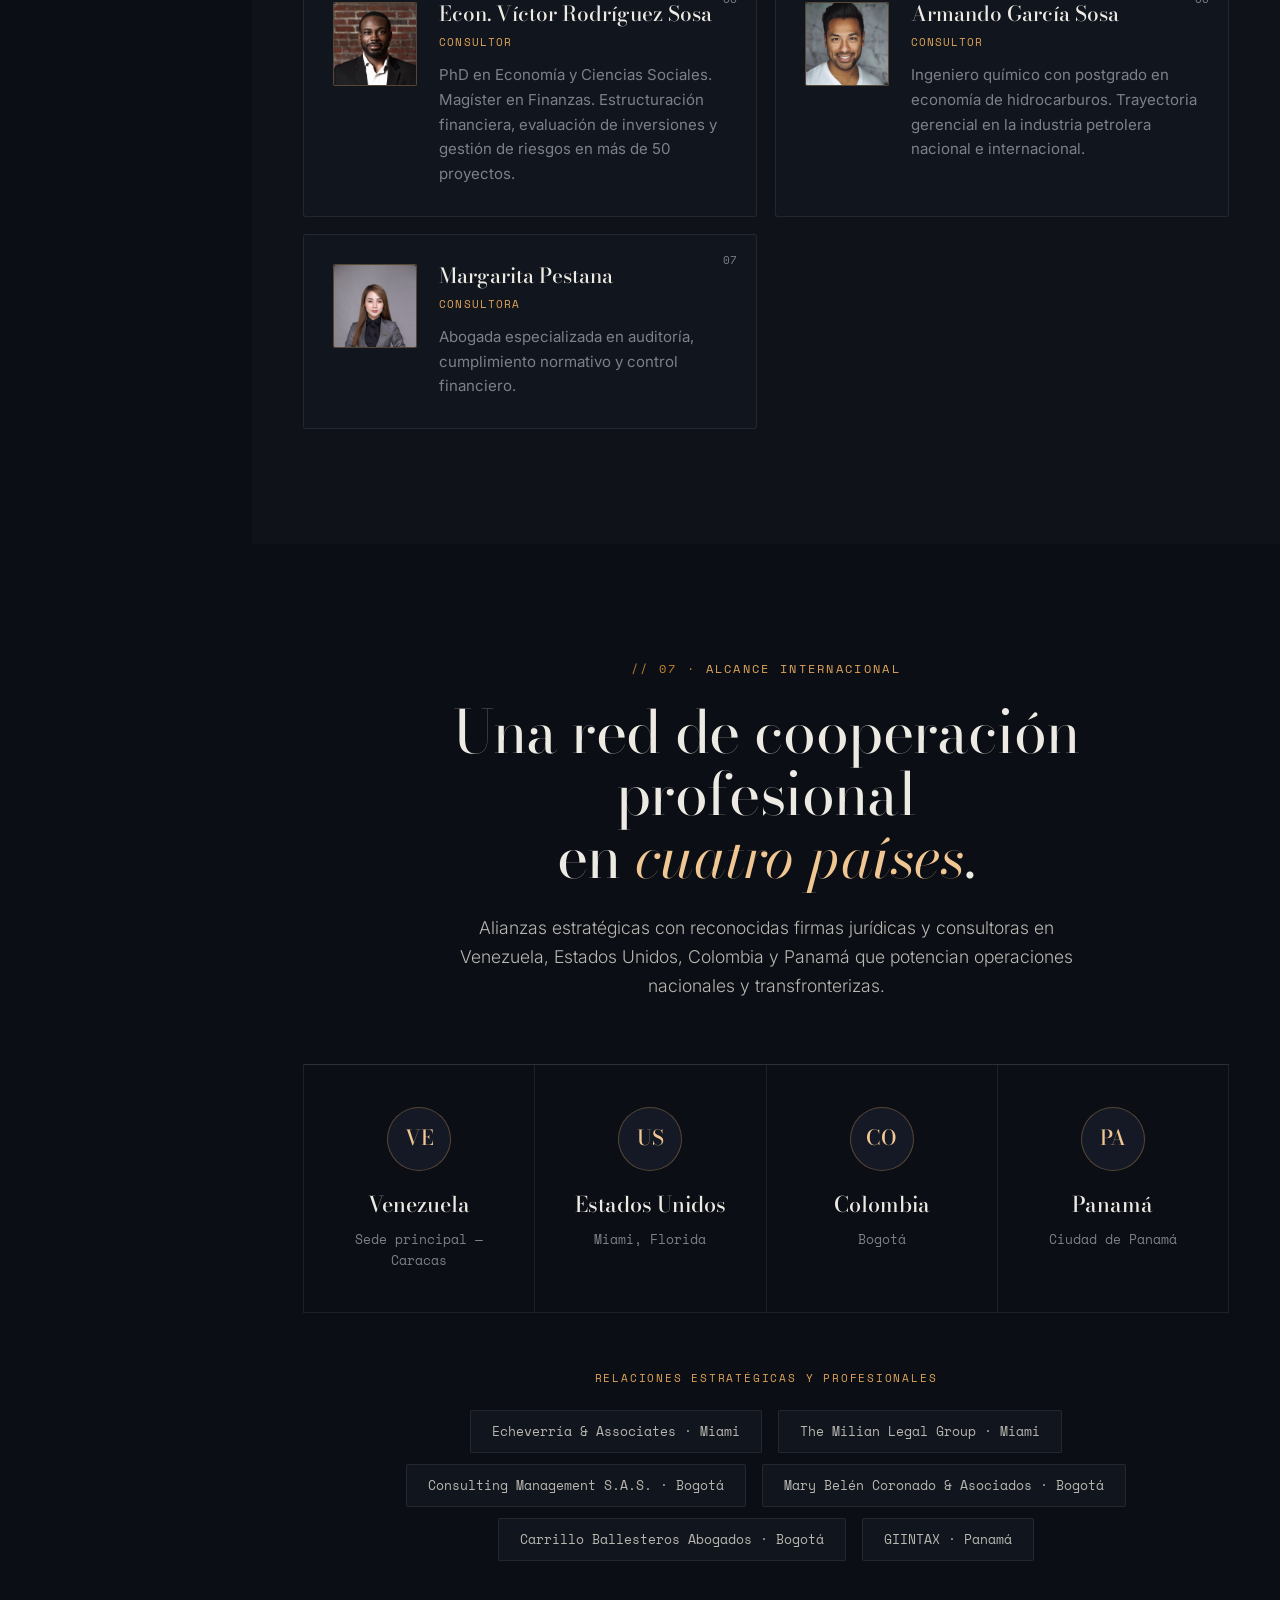
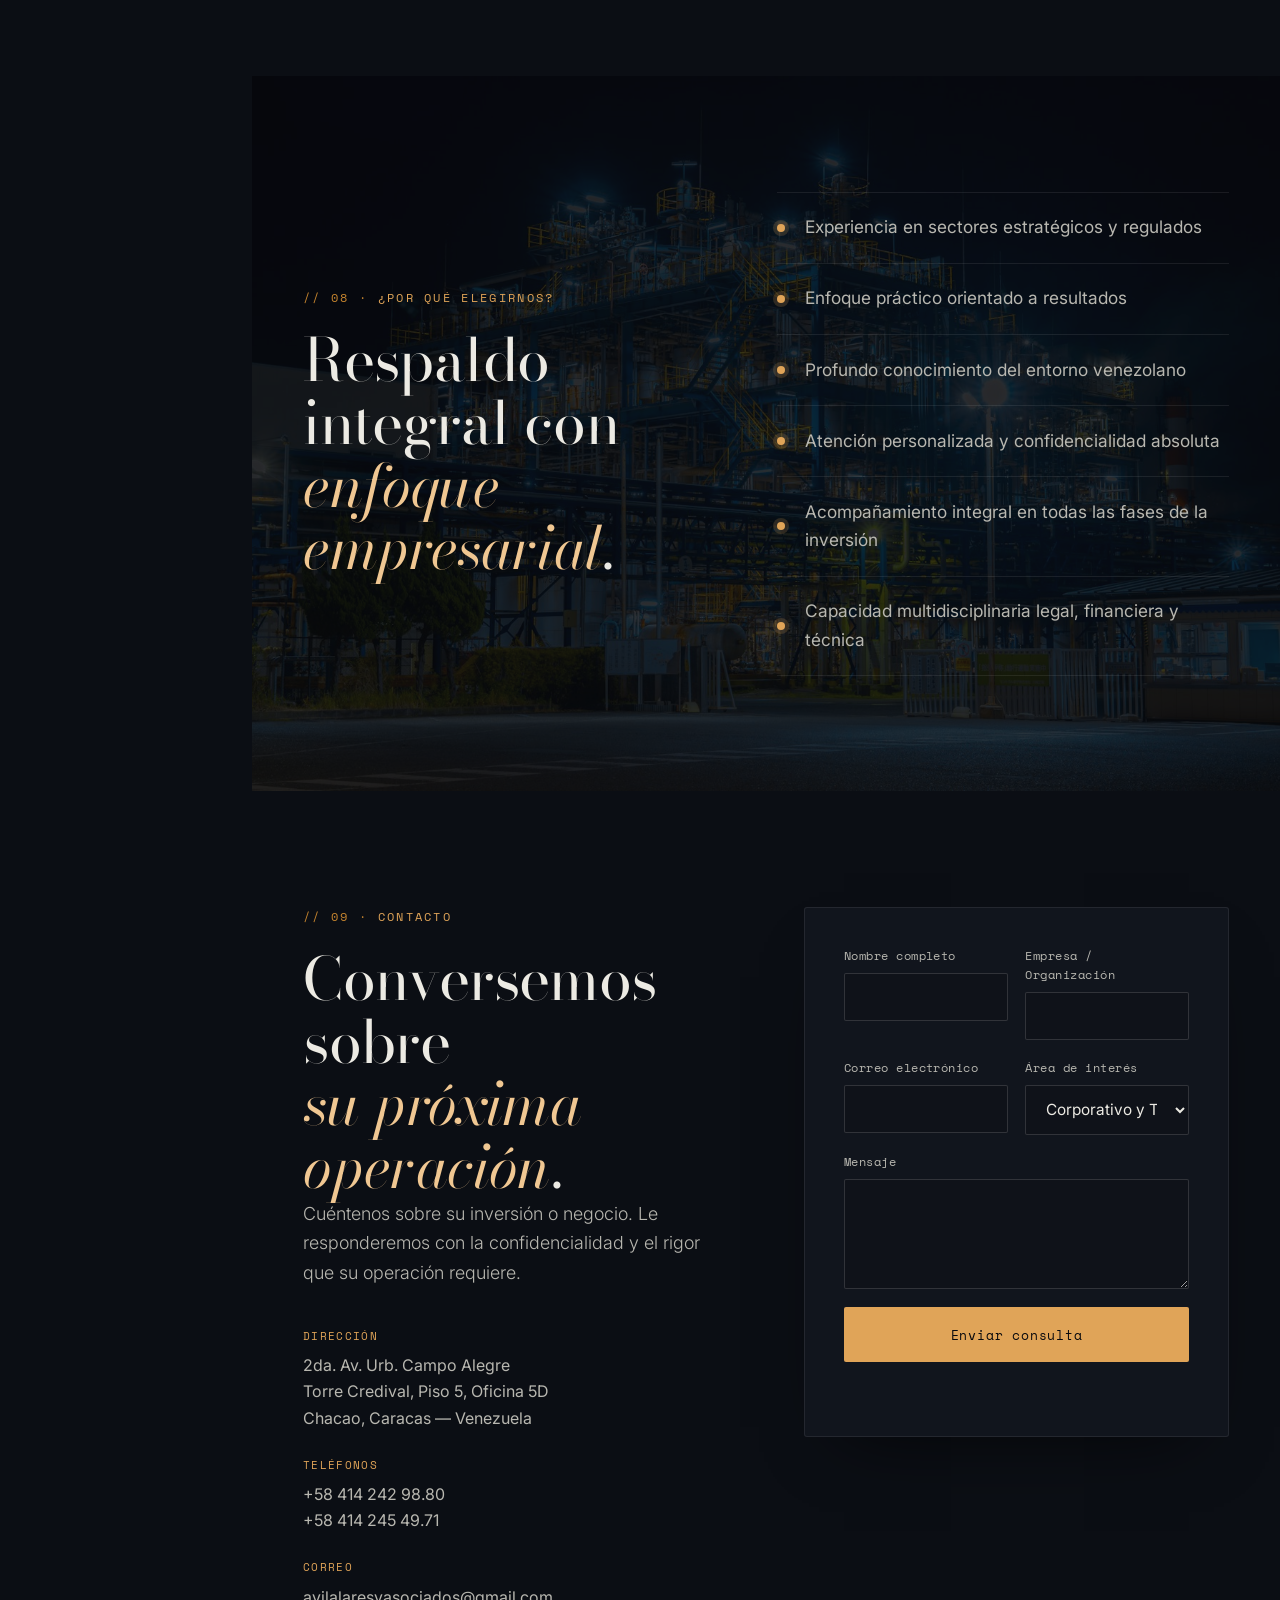
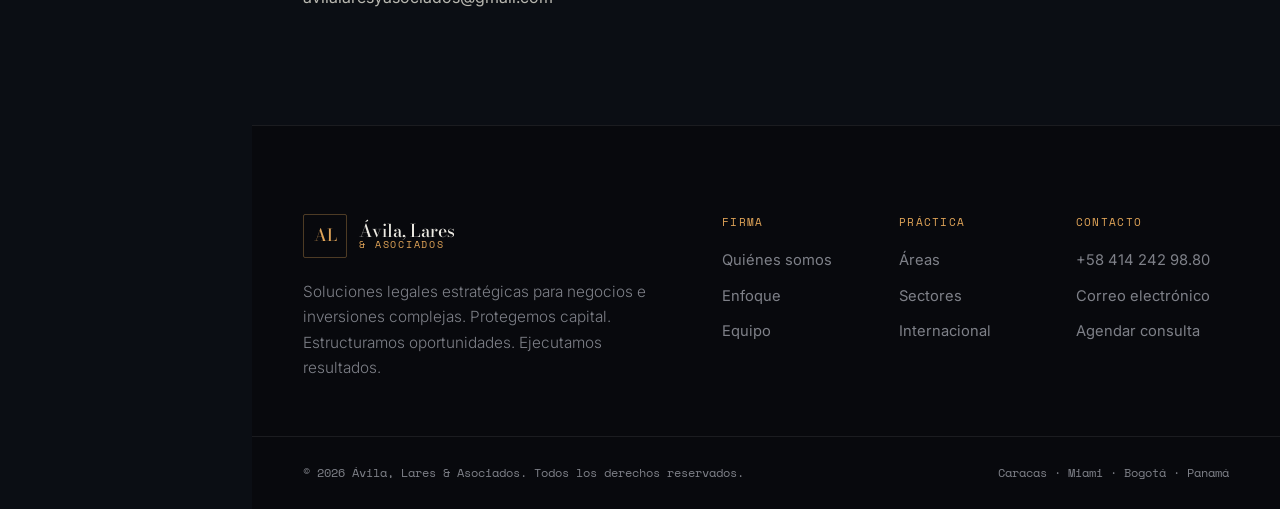
<file: propuesta-3.html>
<!DOCTYPE html>
<html lang="es">
<head>
  <meta charset="UTF-8" />
  <meta name="viewport" content="width=device-width, initial-scale=1.0" />
  <title>Propuesta 3 · Estratega — Ávila, Lares & Asociados</title>
  <meta name="description" content="Firma jurídica y de consultoría estratégica con sede en Caracas, fundada en 1988. Asesoría legal, financiera y técnica para inversiones y negocios complejos. No solo asesoramos: hacemos que los negocios ocurran." />
  <meta name="theme-color" content="#0B0E14" />

  <!-- Open Graph -->
  <meta property="og:title" content="Ávila, Lares & Asociados" />
  <meta property="og:description" content="Soluciones legales estratégicas para negocios e inversiones complejas." />
  <meta property="og:type" content="website" />
  <meta property="og:locale" content="es_VE" />

  <link rel="preconnect" href="https://fonts.googleapis.com" />
  <link rel="preconnect" href="https://fonts.gstatic.com" crossorigin />
  <link href="https://fonts.googleapis.com/css2?family=Bodoni+Moda:ital,opsz,wght@0,6..96,400;0,6..96,500;0,6..96,600;1,6..96,400&family=Inter:wght@300;400;500;600&family=Space+Mono:wght@400;700&display=swap" rel="stylesheet" />
  <link rel="stylesheet" href="css/p3.css" />
  <link rel="icon" type="image/svg+xml" href="assets/favicon.svg" />
</head>
<body class="theme-p3">

  <!-- ====== SELECTOR DE PROPUESTAS ====== -->
  <nav class="prop-switcher" aria-label="Comparar propuestas">
    <a href="index.html" class="ps-home" title="Volver al comparador" aria-label="Volver al comparador">⌂</a>
    <span class="ps-label">Propuesta</span>
    <a href="propuesta-1.html" title="Patrimonio (clásico-lujo)">1</a>
    <a href="propuesta-3.html" class="active" title="Estratega (editorial-oscuro)">3</a>
    <span class="ps-name">Estratega</span>
  </nav>

  <!-- ====== HEADER / NAV ====== -->
  <header class="site-header" id="siteHeader">
    <div class="container nav-inner">
      <a href="#inicio" class="brand" aria-label="Ávila, Lares & Asociados - Inicio">
        <span class="brand-mark">AL</span>
        <span class="brand-text">
          <span class="brand-name">Ávila, Lares</span>
          <span class="brand-sub">&amp; Asociados</span>
        </span>
      </a>

      <nav class="nav-links" id="navLinks" aria-label="Navegación principal">
        <a href="#firma">La Firma</a>
        <a href="#areas">Áreas</a>
        <a href="#enfoque">Enfoque</a>
        <a href="#equipo">Equipo</a>
        <a href="#internacional">Internacional</a>
        <a href="#contacto" class="nav-cta">Contacto</a>
      </nav>

      <button class="nav-toggle" id="navToggle" aria-label="Abrir menú" aria-expanded="false">
        <span></span><span></span><span></span>
      </button>
    </div>
  </header>

  <!-- ====== HERO ====== -->
  <section class="hero" id="inicio">
    <div class="hero-bg" aria-hidden="true">
      <img src="assets/img/torre.jpg" class="hero-photo" alt="" />
      <div class="hero-tint"></div>
      <div class="hero-grid"></div>
      <div class="hero-glow"></div>
    </div>
    <div class="container hero-inner">
      <p class="eyebrow reveal">Caracas · Desde 1988 · Alcance Internacional</p>
      <h1 class="hero-title reveal">
        No solo asesoramos.<br />
        <em>Hacemos que los negocios</em> ocurran.
      </h1>
      <p class="hero-lead reveal">
        Firma jurídica y de consultoría estratégica. Integramos visión legal, financiera
        y técnica para estructurar, proteger y ejecutar inversiones y negocios complejos.
      </p>
      <div class="hero-actions reveal">
        <a href="#contacto" class="btn btn-primary">Hablemos de su operación</a>
        <a href="#areas" class="btn btn-ghost">Ver áreas de práctica</a>
      </div>

      <div class="hero-stats reveal">
        <div class="stat">
          <span class="stat-num" data-count="1988" data-format="year">1988</span>
          <span class="stat-label">Año de fundación</span>
        </div>
        <div class="stat">
          <span class="stat-num" data-count="50" data-suffix="+">+50</span>
          <span class="stat-label">Proyectos estructurados</span>
        </div>
        <div class="stat">
          <span class="stat-num" data-count="4" data-suffix="">4</span>
          <span class="stat-label">Países en nuestra red</span>
        </div>
        <div class="stat">
          <span class="stat-num" data-count="11" data-suffix="+">+11</span>
          <span class="stat-label">Áreas de experiencia</span>
        </div>
      </div>
    </div>
    <a href="#firma" class="scroll-hint" aria-label="Desplazarse hacia abajo">
      <span></span>
    </a>
  </section>

  <!-- ====== MARQUEE SECTORES ====== -->
  <div class="marquee" aria-hidden="true">
    <div class="marquee-track">
      <span>Oil &amp; Gas</span><span>•</span>
      <span>Minería</span><span>•</span>
      <span>Energía</span><span>•</span>
      <span>Infraestructura</span><span>•</span>
      <span>Real Estate</span><span>•</span>
      <span>Banca &amp; Finanzas</span><span>•</span>
      <span>Comercio Internacional</span><span>•</span>
      <span>M&amp;A</span><span>•</span>
      <span>Inversión Extranjera</span><span>•</span>
      <span>Compliance</span><span>•</span>
      <span>Oil &amp; Gas</span><span>•</span>
      <span>Minería</span><span>•</span>
      <span>Energía</span><span>•</span>
      <span>Infraestructura</span><span>•</span>
      <span>Real Estate</span><span>•</span>
      <span>Banca &amp; Finanzas</span><span>•</span>
      <span>Comercio Internacional</span><span>•</span>
      <span>M&amp;A</span><span>•</span>
      <span>Inversión Extranjera</span><span>•</span>
      <span>Compliance</span><span>•</span>
    </div>
  </div>

  <!-- ====== LA FIRMA ====== -->
  <section class="section firma" id="firma">
    <div class="container">
      <div class="section-head">
        <p class="eyebrow reveal">Quiénes somos</p>
        <h2 class="section-title reveal">
          Más que asesores legales,<br />somos <em>aliados estratégicos</em>.
        </h2>
      </div>

      <div class="firma-grid">
        <div class="firma-text reveal">
          <p>
            Operamos en la intersección entre <strong>derecho, negocios y oportunidades</strong>,
            combinando experiencia legal, técnica y financiera para desenvolvernos con eficacia
            en entornos regulatorios complejos, particularmente en sectores estratégicos y
            altamente regulados.
          </p>
          <p>
            Acompañamos inversiones, estructuramos operaciones y facilitamos negocios complejos
            mediante soluciones integrales con respaldo jurídico, financiero y técnico.
            Transformamos oportunidades en negocios <strong>viables, estructurados y protegidos</strong>.
          </p>
          <figure class="firma-photo reveal">
            <img src="assets/img/junta.jpg" alt="Equipo de Ávila, Lares & Asociados en reunión de trabajo" loading="lazy" />
          </figure>
        </div>

        <div class="pillars">
          <article class="pillar reveal">
            <span class="pillar-num">01</span>
            <h3>Visión estratégica</h3>
            <p>Anticipamos riesgos y leemos el entorno regulatorio para convertir cada decisión en una ventaja.</p>
          </article>
          <article class="pillar reveal">
            <span class="pillar-num">02</span>
            <h3>Capacidad de ejecución</h3>
            <p>Desde la negociación hasta el cierre. No nos detenemos en el consejo: ejecutamos resultados.</p>
          </article>
          <article class="pillar reveal">
            <span class="pillar-num">03</span>
            <h3>Gestión de riesgos</h3>
            <p>Criterio empresarial para transformar riesgos regulatorios, políticos y contractuales en escenarios controlados.</p>
          </article>
        </div>
      </div>
    </div>
  </section>

  <!-- ====== ÁREAS DE PRÁCTICA ====== -->
  <section class="section areas" id="areas">
    <div class="container">
      <div class="section-head">
        <p class="eyebrow reveal">Áreas de experiencia · ¿Qué hacemos?</p>
        <h2 class="section-title reveal">
          Asesoría y acompañamiento en<br /><em>operaciones de alto valor</em>.
        </h2>
      </div>

      <div class="areas-grid">
        <article class="area-card reveal">
          <div class="area-ico">⬡</div>
          <h3>Corporativo y Transaccional</h3>
          <p>Estructuración de inversiones, fusiones y adquisiciones (M&amp;A), reorganizaciones, gobierno corporativo y protección patrimonial.</p>
        </article>
        <article class="area-card reveal">
          <div class="area-ico">⬢</div>
          <h3>Administrativo y Regulatorio</h3>
          <p>Contrataciones públicas, concesiones, licencias y permisos. Representación ante entes regulatorios y procedimientos administrativos.</p>
        </article>
        <article class="area-card reveal">
          <div class="area-ico">◆</div>
          <h3>Energía y Recursos Naturales</h3>
          <p>Oil &amp; Gas, petroquímica y minería. Contratos E&amp;P, empresas mixtas, licitaciones y ejecución de proyectos estratégicos.</p>
        </article>
        <article class="area-card reveal">
          <div class="area-ico">❖</div>
          <h3>Ambiental y Urbanístico</h3>
          <p>Estudios de impacto, pasivos ambientales, huella de carbono, bonos verdes y permisos de ocupación del territorio.</p>
        </article>
        <article class="area-card reveal">
          <div class="area-ico">▣</div>
          <h3>Laboral y Organizacional</h3>
          <p>Relaciones laborales, negociación colectiva, pasivos laborales, compensación, seguridad y salud ocupacional.</p>
        </article>
        <article class="area-card reveal">
          <div class="area-ico">◈</div>
          <h3>Civil y Patrimonial</h3>
          <p>Planificación patrimonial, sucesiones, estructuración de activos y proyectos inmobiliarios.</p>
        </article>
        <article class="area-card reveal">
          <div class="area-ico">✦</div>
          <h3>Propiedad Intelectual y Marcas</h3>
          <p>Protección, registro y defensa de activos intangibles en Venezuela e internacionalmente, incluyendo recursos genéticos.</p>
        </article>
        <article class="area-card reveal">
          <div class="area-ico">⚓</div>
          <h3>Marítimo, Logística y Seguros</h3>
          <p>Asuntos portuarios, transporte marítimo, logística, actividades offshore y cumplimiento de normativa MARPOL.</p>
        </article>
        <article class="area-card reveal">
          <div class="area-ico">⬣</div>
          <h3>Compliance y Calidad</h3>
          <p>Cumplimiento normativo, estándares ISO 9001, auditorías y diseño de políticas de prevención de riesgos.</p>
        </article>
        <article class="area-card reveal">
          <div class="area-ico">▤</div>
          <h3>Auditoría, Valuación y Peritajes</h3>
          <p>Avalúos, valuación de empresas, due diligence técnico-financiero y diagnóstico de riesgos operacionales.</p>
        </article>
      </div>
    </div>
  </section>

  <!-- ====== BANDA DE IMAGEN ====== -->
  <section class="imageband" aria-label="Nuestra promesa">
    <img src="assets/img/skyline.jpg" class="imageband-photo" alt="" />
    <div class="imageband-overlay"></div>
    <div class="container imageband-inner">
      <p class="imageband-eyebrow reveal">Ávila, Lares &amp; Asociados</p>
      <h2 class="imageband-title reveal">Protegemos capital. Estructuramos oportunidades.<br /><em>Ejecutamos resultados.</em></h2>
    </div>
  </section>

  <!-- ====== ASESORÍA TRIBUTARIA INTERNACIONAL ====== -->
  <section class="section tributaria" id="tributaria">
    <div class="container tributaria-inner">
      <div class="tributaria-text reveal">
        <p class="eyebrow">Estructuración internacional</p>
        <h2 class="section-title">
          Asesoría tributaria y<br /><em>vehículos de inversión</em>.
        </h2>
        <p class="lead-muted">
          Junto a nuestros socios internacionales estratégicos, abordamos soluciones
          tributarias complejas y la estructuración de vehículos de inversión transfronterizos.
        </p>
      </div>
      <ul class="trib-list">
        <li class="reveal"><span>Planificación fiscal internacional</span></li>
        <li class="reveal"><span>Estructuración corporativa transfronteriza</span></li>
        <li class="reveal"><span>Protección patrimonial</span></li>
        <li class="reveal"><span>Cumplimiento tributario internacional</span></li>
        <li class="reveal"><span>Optimización de estructuras de inversión</span></li>
      </ul>
    </div>
  </section>

  <!-- ====== ENFOQUE ESTRATÉGICO ====== -->
  <section class="section enfoque" id="enfoque">
    <div class="container">
      <div class="section-head center">
        <p class="eyebrow reveal">Enfoque de riesgo y valor</p>
        <h2 class="section-title reveal">
          Toda inversión requiere una <em>estructura jurídica sólida</em><br />
          para ser viable, segura y sostenible.
        </h2>
        <p class="section-intro reveal">
          Invertir en Venezuela exige más que conocimiento legal: requiere precisión, acceso
          y capacidad efectiva de ejecución. Transformamos riesgos en escenarios controlados.
        </p>
      </div>

      <div class="enfoque-grid">
        <article class="enfoque-card reveal">
          <h3>Mitigación de riesgos</h3>
          <p>Regulatorios, políticos y contractuales — identificados de manera anticipada.</p>
        </article>
        <article class="enfoque-card reveal">
          <h3>Estructuración de transacciones</h3>
          <p>Estructuras jurídicas sólidas y eficientes, diseñadas para resistir.</p>
        </article>
        <article class="enfoque-card reveal">
          <h3>Visión local, estándar global</h3>
          <p>Conocimiento profundo del entorno venezolano con estándares internacionales.</p>
        </article>
        <article class="enfoque-card reveal">
          <h3>Capacidad de ejecución</h3>
          <p>Desde la negociación hasta el cierre de la operación. Resultados, no promesas.</p>
        </article>
      </div>
    </div>
  </section>

  <!-- ====== SECTORES ====== -->
  <section class="section sectores" id="sectores">
    <div class="container">
      <div class="section-head">
        <p class="eyebrow reveal">Sectores estratégicos</p>
        <h2 class="section-title reveal">Donde <em>creamos valor</em>.</h2>
      </div>
      <div class="sectores-list">
        <span class="reveal">Energía &amp; Oil &amp; Gas</span>
        <span class="reveal">Minería y recursos naturales</span>
        <span class="reveal">Infraestructura y construcción</span>
        <span class="reveal">Telecomunicaciones</span>
        <span class="reveal">Turismo y Real Estate</span>
        <span class="reveal">Servicios financieros</span>
        <span class="reveal">Comercio internacional</span>
        <span class="reveal">Logística y transporte</span>
        <span class="reveal">Manufactura y agroindustria</span>
      </div>
    </div>
  </section>

  <!-- ====== EQUIPO ====== -->
  <section class="section equipo" id="equipo">
    <div class="container">
      <div class="section-head">
        <p class="eyebrow reveal">Consultores y asesores</p>
        <h2 class="section-title reveal">Un equipo de <em>alto nivel</em>,<br />experiencia nacional e internacional.</h2>
        <p class="equipo-note reveal">Retratos referenciales — se sustituirán por las fotografías oficiales de cada integrante.</p>
      </div>

      <div class="equipo-grid">
        <article class="member reveal">
          <div class="member-avatar"><img src="assets/img/team-alejandro.jpg" alt="Alejandro Ávila Vivas" loading="lazy" /></div>
          <div class="member-info">
            <h3>Alejandro Ávila Vivas</h3>
            <span class="member-role">Socio</span>
            <p>Abogado (UCV). Sector energético, servicios petroleros y telecomunicaciones. Especialista en estructuración contractual, procesos licitatorios y operaciones E&amp;P en Venezuela y Colombia.</p>
          </div>
        </article>
        <article class="member reveal">
          <div class="member-avatar"><img src="assets/img/team-maria.jpg" alt="María Margarita Lares Santini" loading="lazy" /></div>
          <div class="member-info">
            <h3>María Margarita Lares Santini</h3>
            <span class="member-role">Socia</span>
            <p>Abogada (UCV). Experta en relaciones laborales, compensación internacional y gestión organizacional en entornos corporativos complejos.</p>
          </div>
        </article>
        <article class="member reveal">
          <div class="member-avatar"><img src="assets/img/team-hector.jpg" alt="Héctor Hernández" loading="lazy" /></div>
          <div class="member-info">
            <h3>Héctor Hernández</h3>
            <span class="member-role">Socio</span>
            <p>Especialista en ordenación del territorio y gestión ambiental. Estudios de impacto ambiental y auditorías de sistemas de gestión de calidad, seguridad y salud laboral.</p>
          </div>
        </article>
        <article class="member reveal">
          <div class="member-avatar"><img src="assets/img/team-ralph.jpg" alt="Dr. Ralph Echeverría" loading="lazy" /></div>
          <div class="member-info">
            <h3>Dr. Ralph Echeverría</h3>
            <span class="member-role">Consultor Internacional</span>
            <p>Derecho Corporativo Internacional, Banca y Finanzas, Energía, Comercio Internacional, Joint Ventures, protección de inversiones extranjeras, compliance y arbitraje internacional.</p>
          </div>
        </article>
        <article class="member reveal">
          <div class="member-avatar"><img src="assets/img/team-victor.jpg" alt="Víctor Rodríguez Sosa" loading="lazy" /></div>
          <div class="member-info">
            <h3>Econ. Víctor Rodríguez Sosa</h3>
            <span class="member-role">Consultor</span>
            <p>PhD en Economía y Ciencias Sociales. Magíster en Finanzas. Estructuración financiera, evaluación de inversiones y gestión de riesgos en más de 50 proyectos.</p>
          </div>
        </article>
        <article class="member reveal">
          <div class="member-avatar"><img src="assets/img/team-armando.jpg" alt="Armando García Sosa" loading="lazy" /></div>
          <div class="member-info">
            <h3>Armando García Sosa</h3>
            <span class="member-role">Consultor</span>
            <p>Ingeniero químico con postgrado en economía de hidrocarburos. Trayectoria gerencial en la industria petrolera nacional e internacional.</p>
          </div>
        </article>
        <article class="member reveal">
          <div class="member-avatar"><img src="assets/img/team-margarita.jpg" alt="Margarita Pestana" loading="lazy" /></div>
          <div class="member-info">
            <h3>Margarita Pestana</h3>
            <span class="member-role">Consultora</span>
            <p>Abogada especializada en auditoría, cumplimiento normativo y control financiero.</p>
          </div>
        </article>
      </div>
    </div>
  </section>

  <!-- ====== ALCANCE INTERNACIONAL ====== -->
  <section class="section internacional" id="internacional">
    <div class="container">
      <div class="section-head center">
        <p class="eyebrow reveal">Alcance internacional</p>
        <h2 class="section-title reveal">Una red de cooperación profesional<br />en <em>cuatro países</em>.</h2>
        <p class="section-intro reveal">
          Alianzas estratégicas con reconocidas firmas jurídicas y consultoras en Venezuela,
          Estados Unidos, Colombia y Panamá que potencian operaciones nacionales y transfronterizas.
        </p>
      </div>

      <div class="paises-grid">
        <div class="pais reveal">
          <span class="pais-code">VE</span>
          <h3>Venezuela</h3>
          <p>Sede principal — Caracas</p>
        </div>
        <div class="pais reveal">
          <span class="pais-code">US</span>
          <h3>Estados Unidos</h3>
          <p>Miami, Florida</p>
        </div>
        <div class="pais reveal">
          <span class="pais-code">CO</span>
          <h3>Colombia</h3>
          <p>Bogotá</p>
        </div>
        <div class="pais reveal">
          <span class="pais-code">PA</span>
          <h3>Panamá</h3>
          <p>Ciudad de Panamá</p>
        </div>
      </div>

      <div class="aliados reveal">
        <p class="aliados-label">Relaciones estratégicas y profesionales</p>
        <div class="aliados-list">
          <span>Echeverría &amp; Associates · Miami</span>
          <span>The Milian Legal Group · Miami</span>
          <span>Consulting Management S.A.S. · Bogotá</span>
          <span>Mary Belén Coronado &amp; Asociados · Bogotá</span>
          <span>Carrillo Ballesteros Abogados · Bogotá</span>
          <span>GIINTAX · Panamá</span>
        </div>
      </div>
    </div>
  </section>

  <!-- ====== POR QUÉ ELEGIRNOS ====== -->
  <section class="section porque" id="porque">
    <img src="assets/img/energia-noche.jpg" class="porque-photo" alt="" />
    <div class="container">
      <div class="porque-inner">
        <div class="porque-head reveal">
          <p class="eyebrow">¿Por qué elegirnos?</p>
          <h2 class="section-title">Respaldo integral con<br /><em>enfoque empresarial</em>.</h2>
        </div>
        <ul class="porque-list">
          <li class="reveal">Experiencia en sectores estratégicos y regulados</li>
          <li class="reveal">Enfoque práctico orientado a resultados</li>
          <li class="reveal">Profundo conocimiento del entorno venezolano</li>
          <li class="reveal">Atención personalizada y confidencialidad absoluta</li>
          <li class="reveal">Acompañamiento integral en todas las fases de la inversión</li>
          <li class="reveal">Capacidad multidisciplinaria legal, financiera y técnica</li>
        </ul>
      </div>
    </div>
  </section>

  <!-- ====== CONTACTO ====== -->
  <section class="section contacto" id="contacto">
    <div class="container contacto-inner">
      <div class="contacto-text reveal">
        <p class="eyebrow">Contacto</p>
        <h2 class="section-title">Conversemos sobre<br /><em>su próxima operación</em>.</h2>
        <p class="lead-muted">
          Cuéntenos sobre su inversión o negocio. Le responderemos con la confidencialidad
          y el rigor que su operación requiere.
        </p>

        <div class="contacto-details">
          <div class="cdetail">
            <span class="cdetail-label">Dirección</span>
            <p>2da. Av. Urb. Campo Alegre<br />Torre Credival, Piso 5, Oficina 5D<br />Chacao, Caracas — Venezuela</p>
          </div>
          <div class="cdetail">
            <span class="cdetail-label">Teléfonos</span>
            <p>
              <a href="tel:+584142429880">+58 414 242 98.80</a><br />
              <a href="tel:+584142454971">+58 414 245 49.71</a>
            </p>
          </div>
          <div class="cdetail">
            <span class="cdetail-label">Correo</span>
            <p><a href="mailto:avilalaresyasociados@gmail.com">avilalaresyasociados@gmail.com</a></p>
          </div>
        </div>
      </div>

      <form class="contacto-form reveal" id="contactForm" novalidate>
        <div class="field">
          <label for="nombre">Nombre completo</label>
          <input type="text" id="nombre" name="nombre" required autocomplete="name" />
        </div>
        <div class="field">
          <label for="empresa">Empresa / Organización</label>
          <input type="text" id="empresa" name="empresa" autocomplete="organization" />
        </div>
        <div class="field">
          <label for="email">Correo electrónico</label>
          <input type="email" id="email" name="email" required autocomplete="email" />
        </div>
        <div class="field">
          <label for="asunto">Área de interés</label>
          <select id="asunto" name="asunto">
            <option value="Corporativo y Transaccional">Corporativo y Transaccional</option>
            <option value="Energía y Recursos Naturales">Energía y Recursos Naturales</option>
            <option value="Administrativo y Regulatorio">Administrativo y Regulatorio</option>
            <option value="Ambiental y Urbanístico">Ambiental y Urbanístico</option>
            <option value="Inversión Extranjera">Inversión Extranjera</option>
            <option value="Tributario Internacional">Tributario Internacional</option>
            <option value="Otra">Otra</option>
          </select>
        </div>
        <div class="field field-full">
          <label for="mensaje">Mensaje</label>
          <textarea id="mensaje" name="mensaje" rows="4" required></textarea>
        </div>
        <button type="submit" class="btn btn-primary btn-block">Enviar consulta</button>
        <p class="form-note" id="formNote" aria-live="polite"></p>
      </form>
    </div>
  </section>

  <!-- ====== FOOTER ====== -->
  <footer class="site-footer">
    <div class="container footer-inner">
      <div class="footer-brand">
        <a href="#inicio" class="brand brand--footer">
          <span class="brand-mark">AL</span>
          <span class="brand-text">
            <span class="brand-name">Ávila, Lares</span>
            <span class="brand-sub">&amp; Asociados</span>
          </span>
        </a>
        <p class="footer-tagline">
          Soluciones legales estratégicas para negocios e inversiones complejas.
          Protegemos capital. Estructuramos oportunidades. Ejecutamos resultados.
        </p>
      </div>

      <nav class="footer-nav" aria-label="Pie de página">
        <div>
          <span class="footer-col-title">Firma</span>
          <a href="#firma">Quiénes somos</a>
          <a href="#enfoque">Enfoque</a>
          <a href="#equipo">Equipo</a>
        </div>
        <div>
          <span class="footer-col-title">Práctica</span>
          <a href="#areas">Áreas</a>
          <a href="#sectores">Sectores</a>
          <a href="#internacional">Internacional</a>
        </div>
        <div>
          <span class="footer-col-title">Contacto</span>
          <a href="tel:+584142429880">+58 414 242 98.80</a>
          <a href="mailto:avilalaresyasociados@gmail.com">Correo electrónico</a>
          <a href="#contacto">Agendar consulta</a>
        </div>
      </nav>
    </div>
    <div class="container footer-bottom">
      <p>© <span id="year">2026</span> Ávila, Lares &amp; Asociados. Todos los derechos reservados.</p>
      <p>Caracas · Miami · Bogotá · Panamá</p>
    </div>
  </footer>

  <script src="js/main.js"></script>
</body>
</html>
</file>
<file: css/p1.css>
/* =========================================================
   ÁVILA, LARES & ASOCIADOS
   PROPUESTA 1 — "PATRIMONIO" · Editorial de lujo / Banca privada
   Layout: simétrico · centrado · reglas doradas hairline · serif protagonista
   Paleta: Azul marino + Dorado champagne
   ========================================================= */

:root {
  --navy-900: #07111F;
  --navy-800: #0A1A2F;
  --navy-700: #0D2138;
  --navy-600: #143150;
  --gold:      #C9A24B;
  --gold-300:  #DDBE7E;
  --gold-100:  #EFE2C5;
  --bone:      #FBFAF7;
  --bone-200:  #F4F1EA;
  --bone-300:  #E8E2D4;
  --ink:       #1A1D24;
  --ink-soft:  #3C414B;
  --muted:     #6E7079;
  --line:      rgba(10, 26, 47, 0.12);
  --line-gold: rgba(201, 162, 75, 0.35);
  --hair-gold: rgba(201, 162, 75, 0.45);
  --line-dark: rgba(255, 255, 255, 0.12);

  --display: "Playfair Display", Georgia, serif;
  --serif:   "Cormorant Garamond", Georgia, serif;
  --sans:    "Jost", -apple-system, BlinkMacSystemFont, "Segoe UI", sans-serif;

  --container: 1140px;
  --gutter: clamp(1.25rem, 4vw, 3rem);
  --radius: 4px;
  --radius-sm: 3px;
  --ease: cubic-bezier(0.22, 1, 0.36, 1);
}

*, *::before, *::after { box-sizing: border-box; margin: 0; padding: 0; }
html { scroll-behavior: smooth; -webkit-text-size-adjust: 100%; }
body {
  font-family: var(--sans);
  background: var(--bone);
  color: var(--ink);
  line-height: 1.65;
  font-weight: 400;
  -webkit-font-smoothing: antialiased;
  text-rendering: optimizeLegibility;
  overflow-x: hidden;
}
img { max-width: 100%; display: block; }
a { color: inherit; text-decoration: none; }
ul { list-style: none; }
em { font-style: italic; }
::selection { background: var(--gold); color: var(--navy-900); }

.container { width: 100%; max-width: var(--container); margin-inline: auto; padding-inline: var(--gutter); }
.section { padding-block: clamp(5rem, 10vw, 9.5rem); position: relative; }

/* ---------- Ornamento decorativo reutilizable ---------- */
.eyebrow {
  font-size: 0.72rem; letter-spacing: 0.36em; text-transform: uppercase;
  font-weight: 500; color: var(--gold); margin-bottom: 1.4rem;
  font-family: var(--sans);
}

/* Section heads — siempre centrados con ornamento */
.section-head { max-width: 760px; margin-inline: auto; text-align: center; margin-bottom: clamp(3rem, 6vw, 5rem); }
.section-head.center { margin-inline: auto; text-align: center; }
.section-head::before {
  content: "✦";
  display: block;
  color: var(--gold);
  font-size: 0.85rem;
  margin-bottom: 1.4rem;
  letter-spacing: 0.4em;
}
.section-title {
  font-family: var(--display);
  font-weight: 400;
  font-size: clamp(2.1rem, 4.8vw, 3.5rem);
  line-height: 1.14;
  letter-spacing: -0.005em;
  color: var(--navy-800);
}
.section-title em { color: var(--gold); font-style: italic; }
.section-intro { margin-top: 1.5rem; font-family: var(--serif); font-size: 1.35rem; color: var(--ink-soft); max-width: 60ch; margin-inline: auto; }
.lead-muted { color: var(--ink-soft); font-family: var(--serif); font-size: 1.4rem; max-width: 52ch; }

/* Buttons — classic, squared */
.btn {
  display: inline-flex; align-items: center; justify-content: center; gap: 0.5rem;
  font-family: var(--sans); font-weight: 500; font-size: 0.78rem;
  letter-spacing: 0.18em; text-transform: uppercase;
  padding: 1.1rem 2.2rem; border-radius: var(--radius-sm);
  border: 1px solid transparent; cursor: pointer;
  transition: background .5s var(--ease), color .5s var(--ease), border-color .5s var(--ease), transform .5s var(--ease);
}
.btn-primary { background: var(--gold); color: var(--navy-900); }
.btn-primary:hover { background: var(--gold-300); transform: translateY(-2px); }
.btn-ghost { background: transparent; color: var(--bone); border-color: rgba(221,190,126,.5); }
.btn-ghost:hover { background: rgba(201,162,75,.12); border-color: var(--gold); transform: translateY(-2px); }
.btn-block { width: 100%; }

/* Switcher */
.prop-switcher {
  position: fixed; z-index: 200; bottom: 1.4rem; left: 50%; transform: translateX(-50%);
  display: flex; align-items: center; gap: 0.5rem;
  padding: 0.5rem 0.7rem 0.5rem 1rem;
  background: rgba(7, 17, 31, 0.85);
  backdrop-filter: blur(14px); -webkit-backdrop-filter: blur(14px);
  border: 1px solid var(--line-gold); border-radius: 100px;
  box-shadow: 0 18px 50px -20px rgba(0,0,0,.6);
}
.prop-switcher .ps-label { font-size: 0.64rem; letter-spacing: 0.18em; text-transform: uppercase; color: rgba(255,255,255,.55); font-weight: 500; }
.prop-switcher a { display: grid; place-items: center; width: 30px; height: 30px; border-radius: 50%; font-size: 0.9rem; font-weight: 600; font-family: var(--display); color: rgba(255,255,255,.75); transition: all .3s var(--ease); }
.prop-switcher a:hover { background: rgba(255,255,255,.12); color: #fff; }
.prop-switcher a.active { background: var(--gold); color: var(--navy-900); }
.prop-switcher .ps-name { font-family: var(--serif); font-size: 0.92rem; color: var(--gold-300); padding-left: 0.5rem; margin-left: 0.2rem; border-left: 1px solid rgba(255,255,255,.15); white-space: nowrap; }
@media (max-width: 480px) { .prop-switcher .ps-name { display: none; } }

/* =================== HEADER (centrado, refinado) =================== */
.site-header { position: fixed; inset: 0 0 auto 0; z-index: 100; padding-block: 1.5rem; transition: background .4s var(--ease), box-shadow .4s var(--ease), padding .4s var(--ease); }
.site-header.scrolled { background: rgba(251,250,247,.92); backdrop-filter: blur(14px); -webkit-backdrop-filter: blur(14px); box-shadow: 0 1px 0 var(--line); padding-block: 0.8rem; }
.nav-inner { display: flex; align-items: center; justify-content: space-between; gap: 2rem; }
.brand { display: inline-flex; align-items: center; gap: 0.8rem; }
.brand-mark {
  display: grid; place-items: center; width: 46px; height: 46px;
  background: transparent; color: var(--gold); border: 1px solid var(--gold);
  font-family: var(--display); font-weight: 500; font-size: 1.05rem; border-radius: 2px;
  transition: background .4s var(--ease), color .4s var(--ease);
}
.brand:hover .brand-mark { background: var(--gold); color: var(--navy-900); }
.brand-text { display: flex; flex-direction: column; line-height: 1.05; }
.brand-name { font-family: var(--display); font-weight: 500; font-size: 1.15rem; color: var(--navy-800); letter-spacing: 0.01em; }
.brand-sub { font-size: 0.64rem; letter-spacing: 0.28em; text-transform: uppercase; color: var(--gold); font-weight: 500; }
.site-header:not(.scrolled) .brand-name { color: var(--bone); }
.site-header:not(.scrolled) .brand-mark { border-color: var(--gold-300); color: var(--gold-300); }
.site-header:not(.scrolled) .nav-links a { color: rgba(255,255,255,.82); }
.site-header:not(.scrolled) .nav-toggle span { background: var(--bone); }
.nav-links { display: flex; align-items: center; gap: 2.4rem; }
.nav-links a { font-size: 0.76rem; font-weight: 500; letter-spacing: 0.14em; text-transform: uppercase; color: var(--ink-soft); position: relative; transition: color .3s var(--ease); }
.nav-links a::after { content: ""; position: absolute; left: 50%; bottom: -7px; width: 0; height: 1px; background: var(--gold); transition: width .35s var(--ease), left .35s var(--ease); }
.nav-links a:hover { color: var(--gold); }
.nav-links a:hover::after { width: 100%; left: 0; }
.nav-links a.active { color: var(--gold); }
.nav-links .nav-cta { background: var(--gold); color: var(--navy-900) !important; padding: 0.62rem 1.4rem; border-radius: var(--radius-sm); }
.nav-links .nav-cta::after { display: none; }
.nav-links .nav-cta:hover { background: var(--gold-300); }
.nav-toggle { display: none; flex-direction: column; gap: 5px; background: none; border: 0; cursor: pointer; padding: 6px; }
.nav-toggle span { width: 26px; height: 2px; background: var(--navy-800); transition: transform .35s var(--ease), opacity .35s var(--ease); }
.nav-toggle.open span:nth-child(1) { transform: translateY(7px) rotate(45deg); }
.nav-toggle.open span:nth-child(2) { opacity: 0; }
.nav-toggle.open span:nth-child(3) { transform: translateY(-7px) rotate(-45deg); }

/* =================== HERO (centrado · simétrico · sin rejilla técnica) =================== */
.hero { position: relative; min-height: 100svh; display: flex; align-items: center; color: var(--bone); overflow: hidden; padding-top: 6rem; text-align: center; }
.hero-bg { position: absolute; inset: 0; z-index: 0; background: var(--navy-800);
  background-image: radial-gradient(130% 120% at 50% 0%, var(--navy-600) 0%, var(--navy-800) 55%, var(--navy-900) 100%); }
/* Se neutraliza la rejilla técnica para una estética editorial limpia */
.hero-grid, .hero-glow { display: none !important; }
.hero-inner { position: relative; z-index: 2; max-width: 940px; margin-inline: auto; }
/* Ornamento centrado + fina regla dorada sobre el eyebrow */
.hero-inner::before {
  content: "✦";
  display: block;
  color: var(--gold-300);
  font-size: 1rem;
  letter-spacing: 0.5em;
  margin-bottom: 1.6rem;
  opacity: 0;
  transform: translateY(10px);
  animation: heroOrn 1.2s var(--ease) .15s forwards;
}
@keyframes heroOrn { to { opacity: 1; transform: none; } }
.hero .eyebrow { color: var(--gold-300); display: inline-block; }
.hero-title { font-family: var(--display); font-weight: 400; font-size: clamp(2.7rem, 6.6vw, 5.4rem); line-height: 1.08; margin-bottom: 1.9rem; }
.hero-title em { color: var(--gold-300); font-style: italic; }
.hero-lead { font-family: var(--serif); font-size: clamp(1.25rem, 2.1vw, 1.6rem); color: rgba(255,255,255,.84); max-width: 56ch; margin: 0 auto 2.8rem; }
.hero-actions { display: flex; flex-wrap: wrap; gap: 1rem; justify-content: center; margin-bottom: clamp(3.5rem, 7vw, 5.5rem); }

/* Stats — fila centrada con finas reglas doradas verticales */
.hero-stats {
  display: flex; flex-wrap: wrap; justify-content: center; align-items: stretch;
  gap: clamp(1.6rem, 4.5vw, 4rem);
  padding-top: 3rem;
  border-top: 1px solid var(--line-dark);
  max-width: 880px; margin-inline: auto;
}
.stat { position: relative; display: flex; flex-direction: column; gap: 0.5rem; align-items: center; text-align: center; }
.stat + .stat::before {
  content: ""; position: absolute; top: 12%; bottom: 12%;
  left: calc(-1 * clamp(0.8rem, 2.25vw, 2rem)); width: 1px;
  background: var(--hair-gold);
}
.stat-num { font-family: var(--display); font-size: clamp(2.2rem, 4vw, 3.2rem); font-weight: 500; color: var(--gold-300); line-height: 1; }
.stat-label { font-size: 0.7rem; letter-spacing: 0.16em; text-transform: uppercase; color: rgba(255,255,255,.6); }
.scroll-hint { position: absolute; bottom: 2rem; left: 50%; transform: translateX(-50%); z-index: 2; }
.scroll-hint span { display: block; width: 26px; height: 42px; border: 1px solid rgba(255,255,255,.35); border-radius: 100px; position: relative; }
.scroll-hint span::after { content: ""; position: absolute; top: 8px; left: 50%; transform: translateX(-50%); width: 4px; height: 8px; background: var(--gold-300); border-radius: 4px; animation: scrolldot 1.8s var(--ease) infinite; }
@keyframes scrolldot { 0%{opacity:0;top:8px} 30%{opacity:1} 60%{opacity:1;top:22px} 100%{opacity:0;top:22px} }

/* =================== MARQUEE =================== */
.marquee { background: var(--navy-800); color: var(--gold-100); padding-block: 1.2rem; overflow: hidden; white-space: nowrap; border-block: 1px solid rgba(201,162,75,.18); }
.marquee-track { display: inline-flex; align-items: center; gap: 2.4rem; animation: marquee 46s linear infinite; }
.marquee-track span { font-family: var(--serif); font-size: 1.4rem; font-style: italic; }
.marquee-track span:nth-child(even) { color: var(--gold); font-style: normal; font-size: 0.85rem; letter-spacing: 0.1em; }
@keyframes marquee { from{transform:translateX(0)} to{transform:translateX(-50%)} }

/* =================== FIRMA (texto centrado editorial) =================== */
.firma-grid { display: grid; grid-template-columns: 1fr 1fr; gap: clamp(2rem, 5vw, 5rem); align-items: start; }
.firma-text p { font-family: var(--serif); font-size: 1.4rem; line-height: 1.5; color: var(--ink-soft); margin-bottom: 1.5rem; }
.firma-text strong { color: var(--navy-800); font-weight: 600; }
.firma-photo { margin-top: 2rem; }
.pillars { display: flex; flex-direction: column; gap: 0; border-top: 1px solid var(--hair-gold); }
.pillar { background: transparent; border: 0; border-bottom: 1px solid var(--line); border-radius: 0; padding: 1.9rem 0; position: relative; transition: padding-left .45s var(--ease); }
.pillar::before { content: ""; position: absolute; left: -1.4rem; top: 50%; transform: translateY(-50%) scaleY(0); height: 60%; width: 2px; background: var(--gold); transition: transform .45s var(--ease); }
.pillar:hover { padding-left: 1rem; }
.pillar:hover::before { transform: translateY(-50%) scaleY(1); }
.pillar-num { font-family: var(--display); font-size: 0.9rem; color: var(--gold); font-weight: 500; letter-spacing: 0.1em; }
.pillar h3 { font-family: var(--display); font-weight: 500; font-size: 1.6rem; color: var(--navy-800); margin: 0.3rem 0 0.5rem; }
.pillar p { font-family: var(--serif); color: var(--ink-soft); font-size: 1.15rem; }

/* =================== ÁREAS — ÍNDICE EDITORIAL a 2 columnas =================== */
.areas { background: var(--bone-200); }
.areas-grid {
  counter-reset: area;
  display: grid;
  grid-template-columns: 1fr 1fr;
  column-gap: clamp(2.5rem, 6vw, 6rem);
  border-top: 1px solid var(--hair-gold);
}
.area-card {
  counter-increment: area;
  position: relative;
  background: transparent; border: 0; border-radius: 0; box-shadow: none;
  padding: 2rem 0 2rem 4rem;
  border-bottom: 1px solid var(--line);
  transition: padding-left .45s var(--ease);
}
.area-card::before {
  content: counter(area, upper-roman);
  position: absolute; left: 0; top: 2.05rem;
  font-family: var(--display); font-style: italic;
  font-size: 1.5rem; color: var(--gold);
  width: 3rem; line-height: 1;
}
/* Se ocultan los iconos: el índice prescinde de tarjetas y símbolos */
.area-ico { display: none !important; }
.area-card h3 { font-family: var(--display); font-weight: 500; font-size: 1.5rem; color: var(--navy-800); margin-bottom: 0.5rem; line-height: 1.18; transition: color .35s var(--ease); }
.area-card p { font-family: var(--serif); color: var(--ink-soft); font-size: 1.12rem; line-height: 1.45; }
.area-card:hover { padding-left: 4.6rem; }
.area-card:hover h3 { color: var(--gold); }

/* =================== TRIBUTARIA =================== */
.tributaria { background: var(--navy-800); color: var(--bone); overflow: hidden; text-align: center; }
.tributaria-inner { display: block; max-width: 820px; margin-inline: auto; }
.tributaria .eyebrow { color: var(--gold-300); display: block; text-align: center; }
.tributaria .section-title { color: var(--bone); }
.tributaria .section-title em { color: var(--gold-300); }
.tributaria-text { margin-bottom: 3rem; }
.tributaria .lead-muted { color: rgba(255,255,255,.78); margin: 1.4rem auto 0; }
.trib-list { display: grid; grid-template-columns: 1fr 1fr; gap: 0 clamp(2rem, 5vw, 4rem); text-align: left; max-width: 760px; margin-inline: auto; }
.trib-list li { display: flex; align-items: center; gap: 1rem; padding: 1.2rem 0; border-bottom: 1px solid var(--line-dark); font-size: 1.3rem; font-family: var(--serif); }
.trib-list li::before { content: "✦"; color: var(--gold-300); font-size: 0.8rem; }
.trib-list li:hover { color: var(--gold-300); }

/* =================== ENFOQUE =================== */
.enfoque-grid { display: grid; grid-template-columns: repeat(auto-fit, minmax(240px, 1fr)); gap: 0; border-top: 1px solid var(--hair-gold); border-left: 1px solid var(--line); }
.enfoque-card { border: 0; border-right: 1px solid var(--line); border-bottom: 1px solid var(--line); border-radius: 0; padding: 2.6rem 2rem; background: transparent; text-align: center; transition: background .4s var(--ease); }
.enfoque-card:hover { background: var(--bone-200); }
.enfoque-card h3 { font-family: var(--display); font-weight: 500; font-size: 1.4rem; color: var(--navy-800); margin-bottom: 0.7rem; }
.enfoque-card p { font-family: var(--serif); color: var(--ink-soft); font-size: 1.1rem; }

/* =================== SECTORES =================== */
.sectores { background: var(--navy-800); color: var(--bone); }
.sectores .eyebrow { color: var(--gold-300); }
.sectores .section-title { color: var(--bone); }
.sectores-list { display: flex; flex-wrap: wrap; justify-content: center; gap: 0.9rem; max-width: 900px; margin-inline: auto; }
.sectores-list span { border: 1px solid rgba(221,190,126,.3); border-radius: 100px; padding: 0.8rem 1.7rem; font-family: var(--serif); font-size: 1.15rem; color: rgba(255,255,255,.85); transition: background .35s var(--ease), color .35s var(--ease), border-color .35s var(--ease), transform .35s var(--ease); cursor: default; }
.sectores-list span:hover { background: var(--gold); border-color: var(--gold); color: var(--navy-900); transform: translateY(-3px); }

/* =================== EQUIPO (editorial · retrato grande) =================== */
.equipo-note { margin-top: 1rem; font-family: var(--serif); font-size: 1.15rem; color: var(--muted); font-style: italic; }
.equipo-grid { display: grid; grid-template-columns: repeat(auto-fill, minmax(300px, 1fr)); gap: clamp(2rem, 4vw, 3rem); }
.member { display: flex; flex-direction: column; gap: 0; align-items: stretch; background: transparent; border: 0; border-radius: 0; padding: 0; transition: transform .5s var(--ease); }
.member:hover { transform: translateY(-5px); box-shadow: none; }
.member-avatar { flex: 0 0 auto; width: 100%; height: auto; aspect-ratio: 4 / 5; border-radius: var(--radius); background: var(--navy-800); border: 1px solid var(--line-gold); margin-bottom: 1.3rem; overflow: hidden; position: relative; }
.member-avatar::after { content: none; }
.member-avatar img { width: 100%; height: 100%; object-fit: cover; filter: grayscale(0.15) saturate(0.95); transition: transform .8s var(--ease), filter .6s var(--ease); }
.member:hover .member-avatar img { transform: scale(1.04); filter: none; }
.member-info { display: flex; flex-direction: column; }
.member-info h3 { font-family: var(--display); font-weight: 500; font-size: 1.5rem; color: var(--navy-800); line-height: 1.15; order: 2; margin-top: 0.5rem; }
.member-role { display: inline-block; font-size: 0.66rem; letter-spacing: 0.22em; text-transform: uppercase; color: var(--gold); font-weight: 600; order: 1; }
.member-info p { font-family: var(--serif); color: var(--ink-soft); font-size: 1.08rem; line-height: 1.45; order: 3; margin-top: 0.6rem; }

/* =================== INTERNACIONAL =================== */
.internacional { background: var(--bone-200); }
.paises-grid { display: grid; grid-template-columns: repeat(auto-fit, minmax(200px, 1fr)); gap: 0; margin-bottom: 4rem; border-top: 1px solid var(--hair-gold); border-left: 1px solid var(--line); }
.pais { background: transparent; border: 0; border-right: 1px solid var(--line); border-bottom: 1px solid var(--line); border-radius: 0; padding: 2.8rem 1.5rem; text-align: center; transition: background .4s var(--ease); }
.pais:hover { transform: none; box-shadow: none; background: var(--bone); }
.pais-code { display: inline-grid; place-items: center; width: 66px; height: 66px; margin: 0 auto 1.1rem; border-radius: 50%; background: transparent; color: var(--gold); font-family: var(--display); font-weight: 500; font-size: 1.35rem; letter-spacing: 0.04em; border: 1px solid var(--line-gold); transition: transform .4s var(--ease), background .4s var(--ease), color .4s var(--ease); }
.pais:hover .pais-code { background: var(--gold); color: var(--navy-900); transform: scale(1.06); }
.pais h3 { font-family: var(--display); font-weight: 500; font-size: 1.45rem; color: var(--navy-800); }
.pais p { font-family: var(--serif); color: var(--muted); font-size: 1.05rem; margin-top: 0.3rem; }
.aliados { text-align: center; }
.aliados-label { font-size: 0.7rem; letter-spacing: 0.26em; text-transform: uppercase; color: var(--gold); font-weight: 600; margin-bottom: 1.6rem; }
.aliados-list { display: flex; flex-wrap: wrap; justify-content: center; gap: 0.7rem 1rem; }
.aliados-list span { font-family: var(--serif); font-size: 1.1rem; color: var(--ink-soft); padding: 0.55rem 1.4rem; border: 1px solid var(--line); border-radius: 100px; background: var(--bone); }

/* =================== POR QUÉ =================== */
.porque { background: var(--navy-800); color: var(--bone); }
.porque-inner { display: grid; grid-template-columns: 1fr 1.1fr; gap: clamp(2rem, 5vw, 5rem); align-items: center; }
.porque-head { text-align: left; }
.porque .eyebrow { color: var(--gold-300); }
.porque .section-title { color: var(--bone); }
.porque-list { display: grid; }
.porque-list li { display: flex; align-items: center; gap: 1.2rem; padding: 1.35rem 0; border-bottom: 1px solid var(--line-dark); font-family: var(--serif); font-size: 1.35rem; color: rgba(255,255,255,.88); }
.porque-list li:first-child { border-top: 1px solid var(--line-dark); }
.porque-list li::before { content: "✦"; flex: 0 0 auto; color: var(--gold); font-size: 0.85rem; }

/* =================== CONTACTO =================== */
.contacto { background: var(--bone); }
.contacto-inner { display: grid; grid-template-columns: 1fr 1fr; gap: clamp(2.5rem, 6vw, 5rem); align-items: start; }
.contacto-text { text-align: left; }
.contacto-text .eyebrow { color: var(--gold); }
.contacto-details { margin-top: 2.5rem; display: grid; gap: 1.6rem; }
.cdetail-label { font-size: 0.66rem; letter-spacing: 0.24em; text-transform: uppercase; color: var(--gold); font-weight: 600; display: block; margin-bottom: 0.4rem; }
.cdetail p { font-family: var(--serif); color: var(--ink-soft); font-size: 1.15rem; }
.cdetail a { transition: color .3s var(--ease); }
.cdetail a:hover { color: var(--gold); }
.contacto-form { display: grid; grid-template-columns: 1fr 1fr; gap: 1.1rem; background: var(--bone-200); border: 1px solid var(--line); border-radius: var(--radius); padding: clamp(1.8rem, 3.5vw, 2.8rem); box-shadow: none; }
.field { display: flex; flex-direction: column; gap: 0.45rem; }
.field-full { grid-column: 1 / -1; }
.field label { font-size: 0.7rem; letter-spacing: 0.12em; text-transform: uppercase; font-weight: 500; color: var(--ink-soft); }
.field input, .field select, .field textarea { font-family: var(--sans); font-size: 0.96rem; padding: 0.9rem 0.95rem; border: 1px solid var(--bone-300); border-radius: var(--radius-sm); background: var(--bone); color: var(--ink); transition: border-color .3s var(--ease), box-shadow .3s var(--ease), background .3s var(--ease); width: 100%; }
.field textarea { resize: vertical; min-height: 110px; }
.field input:focus, .field select:focus, .field textarea:focus { outline: none; border-color: var(--gold); background: #fff; box-shadow: 0 0 0 3px rgba(201,162,75,.16); }
.contacto-form .btn { grid-column: 1 / -1; }
.form-note { grid-column: 1 / -1; font-size: 0.9rem; text-align: center; min-height: 1.2em; }
.form-note.ok { color: var(--navy-600); }
.form-note.err { color: #b0492f; }

/* =================== FOOTER =================== */
.site-footer { background: var(--navy-900); color: rgba(255,255,255,.7); padding-top: clamp(3.5rem, 7vw, 5.5rem); }
.footer-inner { display: grid; grid-template-columns: 1.4fr 2fr; gap: clamp(2rem, 5vw, 4rem); padding-bottom: 3.5rem; }
.brand--footer .brand-name { color: var(--bone); }
.footer-tagline { margin-top: 1.3rem; max-width: 42ch; font-family: var(--serif); font-size: 1.2rem; color: rgba(255,255,255,.62); }
.footer-nav { display: grid; grid-template-columns: repeat(3, 1fr); gap: 1.5rem; }
.footer-nav > div { display: flex; flex-direction: column; gap: 0.7rem; }
.footer-col-title { font-size: 0.66rem; letter-spacing: 0.22em; text-transform: uppercase; color: var(--gold-300); font-weight: 600; margin-bottom: 0.3rem; }
.footer-nav a { font-size: 0.92rem; color: rgba(255,255,255,.62); transition: color .3s var(--ease); width: fit-content; }
.footer-nav a:hover { color: var(--gold-300); }
.footer-bottom { display: flex; justify-content: space-between; flex-wrap: wrap; gap: 0.6rem; padding-block: 1.6rem; border-top: 1px solid var(--line-dark); font-size: 0.84rem; color: rgba(255,255,255,.45); }

/* =================== IMÁGENES =================== */
.hero-photo { position: absolute; inset: 0; width: 100%; height: 100%; object-fit: cover; z-index: 0; opacity: .5; }
.hero-tint { position: absolute; inset: 0; z-index: 1;
  background: linear-gradient(180deg, rgba(10,26,47,.82), rgba(7,17,31,.92)),
              radial-gradient(120% 90% at 50% 35%, transparent 30%, rgba(7,17,31,.7) 100%); }

.firma-photo { border-radius: var(--radius); overflow: hidden; border: 1px solid var(--line-gold); }
.firma-photo img { width: 100%; aspect-ratio: 4 / 3; object-fit: cover; display: block; transition: transform .8s var(--ease); }
.firma-photo:hover img { transform: scale(1.04); }

.imageband { position: relative; min-height: 60vh; display: flex; align-items: center; overflow: hidden; text-align: center; }
.imageband-photo { position: absolute; inset: 0; width: 100%; height: 100%; object-fit: cover; z-index: 0; }
.imageband-overlay { position: absolute; inset: 0; z-index: 1;
  background: linear-gradient(180deg, rgba(10,26,47,.82), rgba(7,17,31,.9)); }
.imageband-inner { position: relative; z-index: 2; padding-block: clamp(3.5rem, 8vw, 6rem); margin-inline: auto; max-width: 880px; }
.imageband-inner::before { content: "✦"; display: block; color: var(--gold-300); letter-spacing: 0.4em; margin-bottom: 1.2rem; font-size: 0.9rem; }
.imageband-eyebrow { font-size: .7rem; letter-spacing: .34em; text-transform: uppercase; color: var(--gold); margin-bottom: 1.1rem; }
.imageband-title { font-family: var(--display); font-weight: 400; font-size: clamp(2.1rem, 5vw, 3.7rem); line-height: 1.16; color: var(--bone); margin-inline: auto; }
.imageband-title em { color: var(--gold-300); font-style: italic; }

.porque { overflow: hidden; }
.porque-photo { position: absolute; inset: 0; width: 100%; height: 100%; object-fit: cover; z-index: 0; opacity: .14; }
.porque > .container { position: relative; z-index: 1; }

/* =================== REVEAL (fundido lento, señorial) =================== */
.reveal { opacity: 0; transform: translateY(22px); transition: opacity 1.1s var(--ease), transform 1.1s var(--ease); }
.reveal.in { opacity: 1; transform: none; }
.areas-grid .reveal.in, .equipo-grid .reveal.in, .enfoque-grid .reveal.in { transition-delay: var(--d, 0ms); }
@media (prefers-reduced-motion: reduce) { .reveal { opacity: 1; transform: none; transition: none; } .marquee-track, .scroll-hint span::after, .hero-inner::before { animation: none; opacity: 1; transform: none; } html { scroll-behavior: auto; } }

/* =================== RESPONSIVE =================== */
@media (max-width: 980px) {
  .firma-grid, .porque-inner, .contacto-inner, .footer-inner { grid-template-columns: 1fr; }
  .porque-head { text-align: center; }
  .hero-stats { gap: 1.6rem 2.5rem; }
}
@media (max-width: 760px) {
  .nav-links { position: fixed; inset: 0 0 0 auto; width: min(80vw, 320px); flex-direction: column; align-items: flex-start; justify-content: center; gap: 1.8rem; background: var(--navy-800); padding: 3rem 2.5rem; transform: translateX(100%); transition: transform .45s var(--ease); box-shadow: -20px 0 60px -30px rgba(0,0,0,.6); }
  .nav-links.open { transform: translateX(0); }
  .nav-links a { color: rgba(255,255,255,.85) !important; font-size: 1rem; }
  .nav-links a::after { left: 0; }
  .nav-toggle { display: flex; z-index: 110; }
  .areas-grid, .trib-list { grid-template-columns: 1fr; }
  .contacto-form { grid-template-columns: 1fr; }
  .field-full, .contacto-form .btn, .form-note { grid-column: 1; }
  .footer-bottom { flex-direction: column; }
}
@media (max-width: 560px) {
  .hero-stats { gap: 2rem 1.5rem; }
  .stat { flex: 0 0 40%; }
  .stat + .stat::before { display: none; }
}
@media (max-width: 440px) {
  .equipo-grid { grid-template-columns: 1fr; }
  .enfoque-grid, .paises-grid { grid-template-columns: 1fr; }
}
</file>
<file: css/p2.css>
/* =========================================================
   ÁVILA, LARES & ASOCIADOS
   PROPUESTA 3 — "ESTRATEGA" · Dossier / Magazine brutalista oscuro
   Layout: NAVEGACIÓN LATERAL fija · índice de informe numerado ·
           display alto contraste + metadatos mono · movimiento seco
   Paleta: Negro azulado + Ámbar
   ========================================================= */

:root {
  --bg-900: #08090D;
  --bg-800: #0B0E14;
  --bg-700: #0F1219;
  --bg-600: #141925;
  --surface: #11151D;
  --surface-2: #161B26;
  --amber:     #E0A458;
  --amber-600: #C8862F;
  --amber-300: #F0C792;
  --text:      #ECEAE3;
  --text-soft: #B8B7B0;
  --muted:     #7E8088;
  --line:      rgba(255, 255, 255, 0.08);
  --line-2:    rgba(255, 255, 255, 0.14);
  --line-amber:rgba(224, 164, 88, 0.32);

  --display: "Bodoni Moda", Georgia, "Times New Roman", serif;
  --sans:    "Inter", -apple-system, BlinkMacSystemFont, "Segoe UI", sans-serif;
  --mono:    "Space Mono", ui-monospace, "Courier New", monospace;

  --rail: 252px;
  --container: 1080px;
  --gutter: clamp(1.25rem, 4vw, 3.5rem);
  --radius: 3px;
  --radius-sm: 2px;
  --ease: cubic-bezier(0.33, 1, 0.68, 1);
}

*, *::before, *::after { box-sizing: border-box; margin: 0; padding: 0; }
html { scroll-behavior: smooth; -webkit-text-size-adjust: 100%; }
body {
  font-family: var(--sans);
  background: var(--bg-800);
  color: var(--text);
  line-height: 1.65;
  font-weight: 400;
  -webkit-font-smoothing: antialiased;
  text-rendering: optimizeLegibility;
  overflow-x: hidden;
  counter-reset: sec;
}
/* Desplazamiento del contenido para la barra lateral (desktop) */
@media (min-width: 761px) {
  body { padding-left: var(--rail); }
}
img { max-width: 100%; display: block; }
a { color: inherit; text-decoration: none; }
ul { list-style: none; }
em { font-style: italic; }
::selection { background: var(--amber); color: var(--bg-900); }

.container { width: 100%; max-width: var(--container); margin-inline: auto; padding-inline: var(--gutter); }
.section { padding-block: clamp(4.5rem, 9vw, 9rem); position: relative; counter-increment: sec; }

.eyebrow { font-family: var(--mono); font-size: 0.72rem; letter-spacing: 0.2em; text-transform: uppercase; font-weight: 400; color: var(--amber); margin-bottom: 1.4rem; }
.eyebrow::before { content: "// "; color: var(--amber-600); }
.section .eyebrow::before { content: "// " counter(sec, decimal-leading-zero) " · "; color: var(--amber-600); }
.section-head { max-width: 820px; margin-bottom: clamp(2.5rem, 5vw, 4.5rem); }
.section-head.center { margin-inline: auto; text-align: center; }
.section-title { font-family: var(--display); font-weight: 400; font-size: clamp(2rem, 5.2vw, 3.7rem); line-height: 1.06; letter-spacing: -0.01em; color: var(--text); }
.section-title em { color: var(--amber-300); font-style: italic; }
.section-intro { margin-top: 1.5rem; font-size: 1.1rem; color: var(--text-soft); max-width: 60ch; font-weight: 300; }
.section-head.center .section-intro { margin-inline: auto; }
.lead-muted { color: var(--text-soft); font-size: 1.12rem; max-width: 52ch; font-weight: 300; }

/* Buttons */
.btn { display: inline-flex; align-items: center; justify-content: center; gap: 0.6rem; font-family: var(--mono); font-weight: 400; font-size: 0.82rem; letter-spacing: 0.06em; padding: 1.05rem 1.9rem; border-radius: var(--radius-sm); border: 1px solid transparent; cursor: pointer; transition: background .3s var(--ease), color .3s var(--ease), border-color .3s var(--ease), transform .3s var(--ease), box-shadow .3s var(--ease); }
.btn-primary { background: var(--amber); color: var(--bg-900); }
.btn-primary:hover { background: var(--amber-300); transform: translateY(-2px); box-shadow: 0 14px 40px -14px rgba(224,164,88,.6); }
.btn-ghost { background: transparent; color: var(--text); border-color: var(--line-2); }
.btn-ghost:hover { border-color: var(--amber); color: var(--amber-300); transform: translateY(-2px); }
.btn-block { width: 100%; }

/* Switcher */
.prop-switcher { position: fixed; z-index: 200; bottom: 1.4rem; left: 50%; transform: translateX(-50%); display: flex; align-items: center; gap: 0.5rem; padding: 0.5rem 0.7rem 0.5rem 1rem; background: rgba(8,9,13,.85); backdrop-filter: blur(14px); -webkit-backdrop-filter: blur(14px); border: 1px solid var(--line-amber); border-radius: 100px; box-shadow: 0 18px 50px -20px rgba(0,0,0,.7); }
.prop-switcher .ps-label { font-family: var(--mono); font-size: 0.62rem; letter-spacing: 0.14em; text-transform: uppercase; color: var(--muted); }
.prop-switcher a { display: grid; place-items: center; width: 30px; height: 30px; border-radius: 50%; font-family: var(--mono); font-size: 0.85rem; font-weight: 700; color: var(--text-soft); transition: all .3s var(--ease); }
.prop-switcher a:hover { background: rgba(255,255,255,.1); color: #fff; }
.prop-switcher a.active { background: var(--amber); color: var(--bg-900); }
.prop-switcher .ps-name { font-family: var(--display); font-style: italic; font-size: 0.95rem; color: var(--amber-300); padding-left: 0.5rem; margin-left: 0.2rem; border-left: 1px solid var(--line-2); white-space: nowrap; }
@media (max-width: 480px) { .prop-switcher .ps-name { display: none; } }

/* =================== BARRA LATERAL (side-rail, desktop) =================== */
.site-header { position: fixed; inset: 0 auto 0 0; z-index: 100; width: var(--rail); height: 100vh; background: var(--bg-900); border-right: 1px solid var(--line); transition: background .3s var(--ease); padding-block: 0; }
.site-header.scrolled { background: var(--bg-900); box-shadow: none; padding-block: 0; }
.nav-inner { display: flex; flex-direction: column; align-items: stretch; justify-content: flex-start; height: 100%; gap: 2.4rem; padding: 2.4rem 1.9rem; }
.brand { display: inline-flex; align-items: center; gap: 0.75rem; }
.brand-mark { display: grid; place-items: center; width: 44px; height: 44px; background: transparent; color: var(--amber); border: 1px solid var(--line-amber); font-family: var(--display); font-weight: 500; font-size: 1.05rem; border-radius: var(--radius-sm); transition: background .3s var(--ease), color .3s var(--ease); }
.brand:hover .brand-mark { background: var(--amber); color: var(--bg-900); }
.brand-text { display: flex; flex-direction: column; line-height: 1.05; }
.brand-name { font-family: var(--display); font-weight: 500; font-size: 1.1rem; color: var(--text); }
.brand-sub { font-family: var(--mono); font-size: 0.62rem; letter-spacing: 0.18em; text-transform: uppercase; color: var(--amber); }
/* Enlaces verticales numerados */
.nav-links { display: flex; flex-direction: column; align-items: stretch; gap: 0; counter-reset: navi; border-top: 1px solid var(--line); }
.nav-links a { font-family: var(--mono); font-size: 0.82rem; letter-spacing: 0.02em; color: var(--text-soft); position: relative; padding: 0.85rem 0; border-bottom: 1px solid var(--line); transition: color .25s var(--ease), padding-left .25s var(--ease); counter-increment: navi; }
.nav-links a::before { content: counter(navi, decimal-leading-zero); font-size: 0.66rem; color: var(--amber-600); margin-right: 0.7rem; }
.nav-links a::after { content: ""; position: absolute; left: -1.9rem; top: 0; bottom: 0; width: 2px; background: var(--amber); transform: scaleY(0); transform-origin: center; transition: transform .25s var(--ease); }
.nav-links a:hover, .nav-links a.active { color: var(--amber-300); padding-left: 0.4rem; }
.nav-links a:hover::after, .nav-links a.active::after { transform: scaleY(1); }
.nav-links .nav-cta { background: var(--amber); color: var(--bg-900) !important; text-align: center; padding: 0.7rem 0; border-radius: var(--radius-sm); border-bottom: 0; margin-top: 0.9rem; }
.nav-links .nav-cta::before { content: ""; margin: 0; }
.nav-links .nav-cta::after { display: none; }
.nav-links .nav-cta:hover { background: var(--amber-300); padding-left: 0; }
/* Pie de barra: metadatos mono */
.nav-inner::after { content: "VE · US · CO · PA\A EST. 1988"; white-space: pre; margin-top: auto; font-family: var(--mono); font-size: 0.6rem; letter-spacing: 0.08em; color: var(--muted); line-height: 1.8; }
.nav-toggle { display: none; flex-direction: column; gap: 5px; background: none; border: 0; cursor: pointer; padding: 6px; }
.nav-toggle span { width: 26px; height: 2px; background: var(--text); transition: transform .35s var(--ease), opacity .35s var(--ease); }
.nav-toggle.open span:nth-child(1) { transform: translateY(7px) rotate(45deg); }
.nav-toggle.open span:nth-child(2) { opacity: 0; }
.nav-toggle.open span:nth-child(3) { transform: translateY(-7px) rotate(-45deg); }

/* =================== HERO (dossier editorial) =================== */
.hero { position: relative; min-height: 100svh; display: flex; align-items: center; color: var(--text); overflow: hidden; padding-top: 6rem; }
.hero-bg { position: absolute; inset: 0; z-index: 0; background: var(--bg-900); background-image: radial-gradient(120% 130% at 70% 10%, var(--bg-600) 0%, var(--bg-800) 40%, var(--bg-900) 100%); }
.hero-grid { position: absolute; inset: 0; background-image: linear-gradient(to right, rgba(255,255,255,.035) 1px, transparent 1px), linear-gradient(to bottom, rgba(255,255,255,.035) 1px, transparent 1px); background-size: 56px 56px; mask-image: radial-gradient(110% 90% at 60% 20%, #000 20%, transparent 90%); -webkit-mask-image: radial-gradient(110% 90% at 60% 20%, #000 20%, transparent 90%); }
.hero-glow { position: absolute; top: -15%; right: -10%; width: 60vw; height: 60vw; max-width: 820px; max-height: 820px; background: radial-gradient(circle, rgba(224,164,88,.22) 0%, transparent 62%); filter: blur(30px); }
.hero-inner { position: relative; z-index: 2; max-width: 920px; }
/* Línea de metadatos mono sobre el eyebrow */
.hero-inner::before { content: "EST. 1988  //  CARACAS  //  VE·US·CO·PA"; display: block; font-family: var(--mono); font-size: 0.72rem; letter-spacing: 0.16em; color: var(--muted); margin-bottom: 1.6rem; padding-bottom: 1.2rem; border-bottom: 1px solid var(--line); }
.hero .eyebrow { color: var(--amber); }
.hero .eyebrow::before { content: "// "; }
.hero-title { font-family: var(--display); font-weight: 400; font-size: clamp(2.6rem, 7.2vw, 5.8rem); line-height: 1.0; letter-spacing: -0.02em; margin-bottom: 1.8rem; }
.hero-title em { color: var(--amber-300); font-style: italic; }
.hero-lead { font-size: clamp(1.05rem, 1.8vw, 1.3rem); color: var(--text-soft); max-width: 58ch; margin-bottom: 2.6rem; font-weight: 300; }
.hero-actions { display: flex; flex-wrap: wrap; gap: 1rem; margin-bottom: clamp(3rem, 7vw, 5rem); }
.hero-stats { display: grid; grid-template-columns: repeat(4, 1fr); gap: 0; border-top: 1px solid var(--line); }
.stat { display: flex; flex-direction: column; gap: 0.5rem; padding: 1.6rem 1.3rem 0 0; border-right: 1px solid var(--line); }
.stat:last-child { border-right: 0; }
.stat-num { font-family: var(--display); font-size: clamp(2.1rem, 3.8vw, 3.1rem); font-weight: 500; color: var(--amber-300); line-height: 1; }
.stat-label { font-family: var(--mono); font-size: 0.66rem; letter-spacing: 0.06em; color: var(--muted); text-transform: uppercase; }
.scroll-hint { position: absolute; bottom: 2rem; left: 50%; transform: translateX(-50%); z-index: 2; }
.scroll-hint span { display: block; width: 26px; height: 42px; border: 1px solid var(--line-2); border-radius: 100px; position: relative; }
.scroll-hint span::after { content: ""; position: absolute; top: 8px; left: 50%; transform: translateX(-50%); width: 4px; height: 8px; background: var(--amber); border-radius: 4px; animation: scrolldot 1.8s var(--ease) infinite; }
@keyframes scrolldot { 0%{opacity:0;top:8px} 30%{opacity:1} 60%{opacity:1;top:22px} 100%{opacity:0;top:22px} }

/* =================== MARQUEE =================== */
.marquee { background: var(--bg-900); color: var(--amber-300); padding-block: 1.15rem; overflow: hidden; white-space: nowrap; border-block: 1px solid var(--line); }
.marquee-track { display: inline-flex; align-items: center; gap: 2.2rem; animation: marquee 34s linear infinite; }
.marquee-track span { font-family: var(--display); font-size: 1.25rem; font-style: italic; }
.marquee-track span:nth-child(even) { color: var(--amber-600); font-family: var(--mono); font-style: normal; font-size: 0.8rem; }
@keyframes marquee { from{transform:translateX(0)} to{transform:translateX(-50%)} }

/* =================== FIRMA =================== */
.firma { background: var(--bg-800); }
.firma-grid { display: grid; grid-template-columns: 1fr 1fr; gap: clamp(2rem, 5vw, 4.5rem); align-items: start; }
.firma-text p { font-size: 1.12rem; color: var(--text-soft); margin-bottom: 1.4rem; font-weight: 300; }
.firma-text strong { color: var(--amber-300); font-weight: 500; }
.pillars { display: flex; flex-direction: column; gap: 0; border-top: 1px solid var(--line); }
.pillar { background: transparent; border: 0; border-bottom: 1px solid var(--line); border-radius: 0; padding: 1.7rem 0; position: relative; transition: padding-left .25s var(--ease); }
.pillar:hover { padding-left: 0.8rem; }
.pillar-num { font-family: var(--mono); font-size: 0.8rem; color: var(--amber); }
.pillar h3 { font-family: var(--display); font-weight: 500; font-size: 1.45rem; color: var(--text); margin: 0.4rem 0 0.5rem; }
.pillar p { color: var(--muted); font-size: 0.98rem; }

/* =================== ÁREAS — ÍNDICE DE INFORME numerado =================== */
.areas { background: var(--bg-700); }
.areas-grid { counter-reset: area; display: block; border-top: 1px solid var(--line-2); }
.area-card {
  counter-increment: area;
  position: relative; display: block;
  background: transparent; border: 0; border-bottom: 1px solid var(--line); border-radius: 0;
  padding: 1.9rem 9rem 1.9rem 5.5rem;
  transition: background .25s var(--ease), padding-left .25s var(--ease);
}
.area-card::before {
  content: counter(area, decimal-leading-zero);
  position: absolute; left: 0.5rem; top: 1.95rem;
  font-family: var(--mono); font-size: 1.2rem; color: var(--amber);
}
/* Etiqueta de categoría mono (metadatos de dossier) */
.area-card::after {
  position: absolute; right: 1.5rem; top: 2.1rem;
  font-family: var(--mono); font-size: 0.66rem; letter-spacing: 0.12em; text-transform: uppercase;
  color: var(--muted); transition: color .25s var(--ease);
}
.area-card:nth-child(1)::after { content: "Transaccional"; }
.area-card:nth-child(2)::after { content: "Regulatorio"; }
.area-card:nth-child(3)::after { content: "Recursos"; }
.area-card:nth-child(4)::after { content: "Territorio"; }
.area-card:nth-child(5)::after { content: "Organizacional"; }
.area-card:nth-child(6)::after { content: "Patrimonial"; }
.area-card:nth-child(7)::after { content: "Intangibles"; }
.area-card:nth-child(8)::after { content: "Logística"; }
.area-card:nth-child(9)::after { content: "Calidad"; }
.area-card:nth-child(10)::after { content: "Peritajes"; }
.area-ico { display: none !important; }
.area-card h3 { font-family: var(--display); font-weight: 500; font-size: 1.5rem; color: var(--text); margin-bottom: 0.5rem; line-height: 1.16; transition: color .25s var(--ease); }
.area-card p { color: var(--muted); font-size: 0.98rem; max-width: 70ch; }
.area-card:hover { background: var(--surface-2); padding-left: 6rem; }
.area-card:hover h3 { color: var(--amber-300); }
.area-card:hover::after { color: var(--amber); }

/* =================== TRIBUTARIA =================== */
.tributaria { background: var(--bg-900); color: var(--text); overflow: hidden; }
.tributaria-inner { display: grid; grid-template-columns: 1.1fr 1fr; gap: clamp(2rem, 5vw, 5rem); align-items: center; }
.tributaria .lead-muted { margin-top: 1.4rem; }
.trib-list { display: flex; flex-direction: column; }
.trib-list li { display: flex; align-items: center; gap: 1rem; padding: 1.2rem 0; border-bottom: 1px solid var(--line); font-size: 1.15rem; font-family: var(--display); }
.trib-list li:first-child { border-top: 1px solid var(--line); }
.trib-list li::before { content: "→"; font-family: var(--mono); color: var(--amber); transition: transform .25s var(--ease); }
.trib-list li:hover::before { transform: translateX(6px); }
.trib-list li:hover { color: var(--amber-300); }

/* =================== ENFOQUE =================== */
.enfoque { background: var(--bg-800); }
.enfoque-grid { display: grid; grid-template-columns: repeat(auto-fit, minmax(240px, 1fr)); gap: 0; border-top: 1px solid var(--line-2); border-left: 1px solid var(--line); }
.enfoque-card { border: 0; border-right: 1px solid var(--line); border-bottom: 1px solid var(--line); border-radius: 0; padding: 2.4rem 2rem; background: transparent; border-top: 2px solid transparent; transition: background .25s var(--ease), border-color .25s var(--ease); }
.enfoque-card:hover { background: var(--surface); border-top-color: var(--amber); }
.enfoque-card h3 { font-family: var(--display); font-weight: 500; font-size: 1.3rem; color: var(--text); margin-bottom: 0.6rem; }
.enfoque-card p { color: var(--muted); font-size: 0.97rem; }

/* =================== SECTORES =================== */
.sectores { background: var(--bg-900); color: var(--text); }
.sectores-list { display: flex; flex-wrap: wrap; gap: 0.9rem; }
.sectores-list span { font-family: var(--mono); border: 1px solid var(--line-2); border-radius: var(--radius-sm); padding: 0.8rem 1.5rem; font-size: 0.86rem; color: var(--text-soft); transition: background .25s var(--ease), color .25s var(--ease), border-color .25s var(--ease), transform .25s var(--ease); cursor: default; }
.sectores-list span:hover { background: var(--amber); border-color: var(--amber); color: var(--bg-900); transform: translateY(-3px); }

/* =================== EQUIPO (expediente) =================== */
.equipo { background: var(--bg-700); }
.equipo-note { margin-top: 1rem; font-family: var(--mono); font-size: .78rem; color: var(--muted); }
.equipo-grid { counter-reset: mem; display: grid; grid-template-columns: repeat(auto-fill, minmax(320px, 1fr)); gap: 1.1rem; }
.member { counter-increment: mem; display: flex; gap: 1.4rem; align-items: flex-start; background: var(--surface); border: 1px solid var(--line); border-radius: var(--radius); padding: 1.8rem; position: relative; transition: transform .25s var(--ease), box-shadow .25s var(--ease), border-color .25s var(--ease); }
.member::after { content: counter(mem, decimal-leading-zero); position: absolute; top: 1rem; right: 1.2rem; font-family: var(--mono); font-size: 0.7rem; color: var(--muted); }
.member:hover { transform: translateY(-4px); box-shadow: 0 26px 54px -30px rgba(0,0,0,.7); border-color: var(--line-amber); }
.member-avatar { flex: 0 0 auto; width: 84px; height: 84px; border-radius: var(--radius-sm); background: var(--bg-600); display: grid; place-items: center; border: 1px solid var(--line-amber); overflow: hidden; }
.member-avatar img { width: 100%; height: 100%; object-fit: cover; border-radius: inherit; filter: grayscale(0.25) contrast(1.05); transition: filter .4s var(--ease); }
.member:hover .member-avatar img { filter: none; }
.member-info h3 { font-family: var(--display); font-weight: 500; font-size: 1.3rem; color: var(--text); line-height: 1.2; }
.member-role { display: inline-block; font-family: var(--mono); font-size: 0.66rem; letter-spacing: 0.1em; text-transform: uppercase; color: var(--amber); margin: 0.4rem 0 0.7rem; }
.member-info p { color: var(--muted); font-size: 0.94rem; }

/* =================== INTERNACIONAL =================== */
.internacional { background: var(--bg-800); }
.paises-grid { display: grid; grid-template-columns: repeat(auto-fit, minmax(200px, 1fr)); gap: 0; margin-bottom: 3.5rem; border-top: 1px solid var(--line-2); border-left: 1px solid var(--line); }
.pais { background: transparent; border: 0; border-right: 1px solid var(--line); border-bottom: 1px solid var(--line); border-radius: 0; padding: 2.6rem 1.5rem; text-align: center; transition: background .25s var(--ease); }
.pais:hover { background: var(--surface); }
.pais-code { display: inline-grid; place-items: center; width: 64px; height: 64px; margin: 0 auto 1rem; border-radius: 50%; background: var(--bg-600); color: var(--amber-300); font-family: var(--display); font-weight: 500; font-size: 1.3rem; border: 1px solid var(--line-amber); transition: transform .25s var(--ease), background .25s var(--ease), color .25s var(--ease); }
.pais:hover .pais-code { background: var(--amber); color: var(--bg-900); transform: scale(1.06); }
.pais h3 { font-family: var(--display); font-weight: 500; font-size: 1.35rem; color: var(--text); }
.pais p { color: var(--muted); font-family: var(--mono); font-size: 0.8rem; margin-top: 0.4rem; }
.aliados { text-align: center; }
.aliados-label { font-family: var(--mono); font-size: 0.7rem; letter-spacing: 0.16em; text-transform: uppercase; color: var(--amber); margin-bottom: 1.4rem; }
.aliados-list { display: flex; flex-wrap: wrap; justify-content: center; gap: 0.7rem 1rem; }
.aliados-list span { font-family: var(--mono); font-size: 0.82rem; color: var(--text-soft); padding: 0.6rem 1.3rem; border: 1px solid var(--line); border-radius: var(--radius-sm); background: var(--surface); }

/* =================== POR QUÉ =================== */
.porque { background: var(--bg-900); color: var(--text); }
.porque-inner { display: grid; grid-template-columns: 1fr 1.1fr; gap: clamp(2rem, 5vw, 5rem); align-items: center; }
.porque-list { display: grid; }
.porque-list li { display: flex; align-items: center; gap: 1.2rem; padding: 1.3rem 0; border-bottom: 1px solid var(--line); font-size: 1.08rem; color: var(--text-soft); }
.porque-list li:first-child { border-top: 1px solid var(--line); }
.porque-list li::before { content: ""; flex: 0 0 auto; width: 8px; height: 8px; border-radius: 50%; background: var(--amber); box-shadow: 0 0 0 4px rgba(224,164,88,.18); }

/* =================== CONTACTO =================== */
.contacto { background: var(--bg-800); }
.contacto-inner { display: grid; grid-template-columns: 1fr 1fr; gap: clamp(2.5rem, 6vw, 5rem); align-items: start; }
.contacto-details { margin-top: 2.5rem; display: grid; gap: 1.6rem; }
.cdetail-label { font-family: var(--mono); font-size: 0.68rem; letter-spacing: 0.12em; text-transform: uppercase; color: var(--amber); display: block; margin-bottom: 0.4rem; }
.cdetail p { color: var(--text-soft); font-size: 1rem; }
.cdetail a { transition: color .25s var(--ease); }
.cdetail a:hover { color: var(--amber-300); }
.contacto-form { display: grid; grid-template-columns: 1fr 1fr; gap: 1.1rem; background: var(--surface); border: 1px solid var(--line); border-radius: var(--radius); padding: clamp(1.6rem, 3vw, 2.4rem); box-shadow: 0 30px 70px -40px rgba(0,0,0,.8); }
.field { display: flex; flex-direction: column; gap: 0.45rem; }
.field-full { grid-column: 1 / -1; }
.field label { font-family: var(--mono); font-size: 0.74rem; letter-spacing: 0.04em; color: var(--text-soft); }
.field input, .field select, .field textarea { font-family: var(--sans); font-size: 0.96rem; padding: 0.85rem 0.95rem; border: 1px solid var(--line-2); border-radius: var(--radius-sm); background: var(--bg-700); color: var(--text); transition: border-color .25s var(--ease), box-shadow .25s var(--ease); width: 100%; }
.field textarea { resize: vertical; min-height: 110px; }
.field input:focus, .field select:focus, .field textarea:focus { outline: none; border-color: var(--amber); box-shadow: 0 0 0 3px rgba(224,164,88,.16); }
.field select option { background: var(--bg-700); color: var(--text); }
.contacto-form .btn { grid-column: 1 / -1; }
.form-note { grid-column: 1 / -1; font-size: 0.9rem; text-align: center; min-height: 1.2em; }
.form-note.ok { color: var(--amber-300); }
.form-note.err { color: #e0795f; }

/* =================== FOOTER =================== */
.site-footer { background: var(--bg-900); color: var(--text-soft); padding-top: clamp(3.5rem, 7vw, 5.5rem); border-top: 1px solid var(--line); }
.footer-inner { display: grid; grid-template-columns: 1.4fr 2fr; gap: clamp(2rem, 5vw, 4rem); padding-bottom: 3.5rem; }
.footer-tagline { margin-top: 1.3rem; max-width: 42ch; font-size: 0.96rem; color: var(--muted); font-weight: 300; }
.footer-nav { display: grid; grid-template-columns: repeat(3, 1fr); gap: 1.5rem; }
.footer-nav > div { display: flex; flex-direction: column; gap: 0.7rem; }
.footer-col-title { font-family: var(--mono); font-size: 0.68rem; letter-spacing: 0.12em; text-transform: uppercase; color: var(--amber); margin-bottom: 0.3rem; }
.footer-nav a { font-size: 0.92rem; color: var(--muted); transition: color .25s var(--ease); width: fit-content; }
.footer-nav a:hover { color: var(--amber-300); }
.footer-bottom { display: flex; justify-content: space-between; flex-wrap: wrap; gap: 0.6rem; padding-block: 1.6rem; border-top: 1px solid var(--line); font-family: var(--mono); font-size: 0.78rem; color: var(--muted); }

/* =================== IMÁGENES =================== */
.hero-photo { position: absolute; inset: 0; width: 100%; height: 100%; object-fit: cover; z-index: 0; }
.hero-tint { position: absolute; inset: 0; z-index: 1; background: linear-gradient(180deg, rgba(11,14,20,.80), rgba(8,9,13,.92)), radial-gradient(120% 130% at 70% 10%, rgba(224,164,88,.16), transparent 55%); }
.hero-grid, .hero-glow { z-index: 2; }
.firma-photo { margin-top: 1.8rem; border-radius: var(--radius); overflow: hidden; border: 1px solid var(--line); }
.firma-photo img { width: 100%; aspect-ratio: 4 / 3; object-fit: cover; display: block; filter: saturate(.92) contrast(1.02); transition: transform .8s var(--ease); }
.firma-photo:hover img { transform: scale(1.04); }
.imageband { position: relative; min-height: 60vh; display: flex; align-items: center; overflow: hidden; }
.imageband-photo { position: absolute; inset: 0; width: 100%; height: 100%; object-fit: cover; z-index: 0; }
.imageband-overlay { position: absolute; inset: 0; z-index: 1; background: linear-gradient(180deg, rgba(8,9,13,.80), rgba(11,14,20,.90)), radial-gradient(100% 120% at 80% 10%, rgba(224,164,88,.14), transparent 55%); }
.imageband-inner { position: relative; z-index: 2; padding-block: clamp(3.5rem, 8vw, 6rem); }
.imageband-eyebrow { font-family: var(--mono); font-size: .72rem; letter-spacing: .2em; text-transform: uppercase; color: var(--amber); margin-bottom: 1.1rem; }
.imageband-eyebrow::before { content: "// "; color: var(--amber-600); }
.imageband-title { font-family: var(--display); font-weight: 400; font-size: clamp(2rem, 4.8vw, 3.6rem); line-height: 1.1; color: var(--text); max-width: 22ch; }
.imageband-title em { color: var(--amber-300); font-style: italic; }
.porque-photo { position: absolute; inset: 0; width: 100%; height: 100%; object-fit: cover; z-index: 0; opacity: .22; }
.porque > .container { position: relative; z-index: 1; }
@media (max-width: 600px) { .imageband { min-height: 48vh; } }

/* =================== REVEAL (preciso, seco) =================== */
.reveal { opacity: 0; transform: translateY(20px); transition: opacity .55s var(--ease), transform .55s var(--ease); }
.reveal.in { opacity: 1; transform: none; }
.areas-grid .reveal.in, .equipo-grid .reveal.in, .enfoque-grid .reveal.in { transition-delay: var(--d, 0ms); }
@media (prefers-reduced-motion: reduce) { .reveal { opacity: 1; transform: none; transition: none; } .marquee-track, .scroll-hint span::after { animation: none; } html { scroll-behavior: auto; } }

/* =================== RESPONSIVE =================== */
@media (max-width: 980px) {
  .firma-grid, .tributaria-inner, .porque-inner, .contacto-inner, .footer-inner { grid-template-columns: 1fr; }
  .hero-stats { grid-template-columns: repeat(2, 1fr); gap: 1.5rem 0; }
  .stat:nth-child(2) { border-right: 0; }
}
/* Móvil: la barra lateral vuelve a header superior + drawer */
@media (max-width: 760px) {
  body { padding-left: 0; }
  .site-header { position: fixed; inset: 0 0 auto 0; width: 100%; height: auto; border-right: 0; padding-block: 1.4rem; background: transparent; }
  .site-header.scrolled { background: rgba(8,9,13,.8); backdrop-filter: blur(16px); -webkit-backdrop-filter: blur(16px); box-shadow: 0 1px 0 var(--line); }
  .nav-inner { flex-direction: row; align-items: center; justify-content: space-between; height: auto; gap: 2rem; padding: 0 var(--gutter); }
  .nav-inner::after { display: none; }
  .nav-links { position: fixed; inset: 0 0 0 auto; width: min(80vw, 320px); flex-direction: column; align-items: flex-start; justify-content: center; gap: 1.4rem; background: var(--bg-700); padding: 3rem 2.5rem; transform: translateX(100%); transition: transform .45s var(--ease); box-shadow: -20px 0 60px -30px rgba(0,0,0,.7); border-top: 0; }
  .nav-links.open { transform: translateX(0); }
  .nav-links a { font-size: 1rem; border-bottom: 0; padding: 0.3rem 0; }
  .nav-links a::after { left: -1.2rem; }
  .nav-links .nav-cta { width: 100%; margin-top: 0.5rem; }
  .nav-toggle { display: flex; z-index: 110; }
  .area-card { padding: 1.7rem 1.2rem 1.7rem 3rem; }
  .area-card::after { position: static; display: block; margin-top: 0.6rem; }
  .contacto-form { grid-template-columns: 1fr; }
  .field-full, .contacto-form .btn, .form-note { grid-column: 1; }
  .footer-bottom { flex-direction: column; }
}
@media (max-width: 440px) {
  .hero-stats { grid-template-columns: 1fr 1fr; }
  .member { flex-direction: column; gap: 1rem; }
}
</file>
<file: css/p3.css>
/* =========================================================
   ÁVILA, LARES & ASOCIADOS
   PROPUESTA 3 — "ESTRATEGA" · Dossier / Magazine brutalista oscuro
   Layout: NAVEGACIÓN LATERAL fija · índice de informe numerado ·
           display alto contraste + metadatos mono · movimiento seco
   Paleta: Negro azulado + Ámbar
   ========================================================= */

:root {
  --bg-900: #08090D;
  --bg-800: #0B0E14;
  --bg-700: #0F1219;
  --bg-600: #141925;
  --surface: #11151D;
  --surface-2: #161B26;
  --amber:     #E0A458;
  --amber-600: #C8862F;
  --amber-300: #F0C792;
  --text:      #ECEAE3;
  --text-soft: #B8B7B0;
  --muted:     #7E8088;
  --line:      rgba(255, 255, 255, 0.08);
  --line-2:    rgba(255, 255, 255, 0.14);
  --line-amber:rgba(224, 164, 88, 0.32);

  --display: "Bodoni Moda", Georgia, "Times New Roman", serif;
  --sans:    "Inter", -apple-system, BlinkMacSystemFont, "Segoe UI", sans-serif;
  --mono:    "Space Mono", ui-monospace, "Courier New", monospace;

  --rail: 252px;
  --container: 1080px;
  --gutter: clamp(1.25rem, 4vw, 3.5rem);
  --radius: 3px;
  --radius-sm: 2px;
  --ease: cubic-bezier(0.33, 1, 0.68, 1);
}

*, *::before, *::after { box-sizing: border-box; margin: 0; padding: 0; }
html { scroll-behavior: smooth; -webkit-text-size-adjust: 100%; }
body {
  font-family: var(--sans);
  background: var(--bg-800);
  color: var(--text);
  line-height: 1.65;
  font-weight: 400;
  -webkit-font-smoothing: antialiased;
  text-rendering: optimizeLegibility;
  overflow-x: hidden;
  counter-reset: sec;
}
/* Desplazamiento del contenido para la barra lateral (desktop) */
@media (min-width: 761px) {
  body { padding-left: var(--rail); }
}
img { max-width: 100%; display: block; }
a { color: inherit; text-decoration: none; }
ul { list-style: none; }
em { font-style: italic; }
::selection { background: var(--amber); color: var(--bg-900); }

.container { width: 100%; max-width: var(--container); margin-inline: auto; padding-inline: var(--gutter); }
.section { padding-block: clamp(4.5rem, 9vw, 9rem); position: relative; counter-increment: sec; }

.eyebrow { font-family: var(--mono); font-size: 0.72rem; letter-spacing: 0.2em; text-transform: uppercase; font-weight: 400; color: var(--amber); margin-bottom: 1.4rem; }
.eyebrow::before { content: "// "; color: var(--amber-600); }
.section .eyebrow::before { content: "// " counter(sec, decimal-leading-zero) " · "; color: var(--amber-600); }
.section-head { max-width: 820px; margin-bottom: clamp(2.5rem, 5vw, 4.5rem); }
.section-head.center { margin-inline: auto; text-align: center; }
.section-title { font-family: var(--display); font-weight: 400; font-size: clamp(2rem, 5.2vw, 3.7rem); line-height: 1.06; letter-spacing: -0.01em; color: var(--text); }
.section-title em { color: var(--amber-300); font-style: italic; }
.section-intro { margin-top: 1.5rem; font-size: 1.1rem; color: var(--text-soft); max-width: 60ch; font-weight: 300; }
.section-head.center .section-intro { margin-inline: auto; }
.lead-muted { color: var(--text-soft); font-size: 1.12rem; max-width: 52ch; font-weight: 300; }

/* Buttons */
.btn { display: inline-flex; align-items: center; justify-content: center; gap: 0.6rem; font-family: var(--mono); font-weight: 400; font-size: 0.82rem; letter-spacing: 0.06em; padding: 1.05rem 1.9rem; border-radius: var(--radius-sm); border: 1px solid transparent; cursor: pointer; transition: background .3s var(--ease), color .3s var(--ease), border-color .3s var(--ease), transform .3s var(--ease), box-shadow .3s var(--ease); }
.btn-primary { background: var(--amber); color: var(--bg-900); }
.btn-primary:hover { background: var(--amber-300); transform: translateY(-2px); box-shadow: 0 14px 40px -14px rgba(224,164,88,.6); }
.btn-ghost { background: transparent; color: var(--text); border-color: var(--line-2); }
.btn-ghost:hover { border-color: var(--amber); color: var(--amber-300); transform: translateY(-2px); }
.btn-block { width: 100%; }

/* Switcher */
.prop-switcher { position: fixed; z-index: 200; bottom: 1.4rem; left: 50%; transform: translateX(-50%); display: flex; align-items: center; gap: 0.5rem; padding: 0.5rem 0.7rem 0.5rem 1rem; background: rgba(8,9,13,.85); backdrop-filter: blur(14px); -webkit-backdrop-filter: blur(14px); border: 1px solid var(--line-amber); border-radius: 100px; box-shadow: 0 18px 50px -20px rgba(0,0,0,.7); }
.prop-switcher .ps-label { font-family: var(--mono); font-size: 0.62rem; letter-spacing: 0.14em; text-transform: uppercase; color: var(--muted); }
.prop-switcher a { display: grid; place-items: center; width: 30px; height: 30px; border-radius: 50%; font-family: var(--mono); font-size: 0.85rem; font-weight: 700; color: var(--text-soft); transition: all .3s var(--ease); }
.prop-switcher a:hover { background: rgba(255,255,255,.1); color: #fff; }
.prop-switcher a.active { background: var(--amber); color: var(--bg-900); }
.prop-switcher .ps-name { font-family: var(--display); font-style: italic; font-size: 0.95rem; color: var(--amber-300); padding-left: 0.5rem; margin-left: 0.2rem; border-left: 1px solid var(--line-2); white-space: nowrap; }
@media (max-width: 480px) { .prop-switcher .ps-name { display: none; } }

/* =================== BARRA LATERAL (side-rail, desktop) =================== */
.site-header { position: fixed; inset: 0 auto 0 0; z-index: 100; width: var(--rail); height: 100vh; background: var(--bg-900); border-right: 1px solid var(--line); transition: background .3s var(--ease); padding-block: 0; }
.site-header.scrolled { background: var(--bg-900); box-shadow: none; padding-block: 0; }
.nav-inner { display: flex; flex-direction: column; align-items: stretch; justify-content: flex-start; height: 100%; gap: 2.4rem; padding: 2.4rem 1.9rem; }
.brand { display: inline-flex; align-items: center; gap: 0.75rem; }
.brand-mark { display: grid; place-items: center; width: 44px; height: 44px; background: transparent; color: var(--amber); border: 1px solid var(--line-amber); font-family: var(--display); font-weight: 500; font-size: 1.05rem; border-radius: var(--radius-sm); transition: background .3s var(--ease), color .3s var(--ease); }
.brand:hover .brand-mark { background: var(--amber); color: var(--bg-900); }
.brand-text { display: flex; flex-direction: column; line-height: 1.05; }
.brand-name { font-family: var(--display); font-weight: 500; font-size: 1.1rem; color: var(--text); }
.brand-sub { font-family: var(--mono); font-size: 0.62rem; letter-spacing: 0.18em; text-transform: uppercase; color: var(--amber); }
/* Enlaces verticales numerados */
.nav-links { display: flex; flex-direction: column; align-items: stretch; gap: 0; counter-reset: navi; border-top: 1px solid var(--line); }
.nav-links a { font-family: var(--mono); font-size: 0.82rem; letter-spacing: 0.02em; color: var(--text-soft); position: relative; padding: 0.85rem 0; border-bottom: 1px solid var(--line); transition: color .25s var(--ease), padding-left .25s var(--ease); counter-increment: navi; }
.nav-links a::before { content: counter(navi, decimal-leading-zero); font-size: 0.66rem; color: var(--amber-600); margin-right: 0.7rem; }
.nav-links a::after { content: ""; position: absolute; left: -1.9rem; top: 0; bottom: 0; width: 2px; background: var(--amber); transform: scaleY(0); transform-origin: center; transition: transform .25s var(--ease); }
.nav-links a:hover, .nav-links a.active { color: var(--amber-300); padding-left: 0.4rem; }
.nav-links a:hover::after, .nav-links a.active::after { transform: scaleY(1); }
.nav-links .nav-cta { background: var(--amber); color: var(--bg-900) !important; text-align: center; padding: 0.7rem 0; border-radius: var(--radius-sm); border-bottom: 0; margin-top: 0.9rem; }
.nav-links .nav-cta::before { content: ""; margin: 0; }
.nav-links .nav-cta::after { display: none; }
.nav-links .nav-cta:hover { background: var(--amber-300); padding-left: 0; }
/* Pie de barra: metadatos mono */
.nav-inner::after { content: "VE · US · CO · PA\A EST. 1988"; white-space: pre; margin-top: auto; font-family: var(--mono); font-size: 0.6rem; letter-spacing: 0.08em; color: var(--muted); line-height: 1.8; }
.nav-toggle { display: none; flex-direction: column; gap: 5px; background: none; border: 0; cursor: pointer; padding: 6px; }
.nav-toggle span { width: 26px; height: 2px; background: var(--text); transition: transform .35s var(--ease), opacity .35s var(--ease); }
.nav-toggle.open span:nth-child(1) { transform: translateY(7px) rotate(45deg); }
.nav-toggle.open span:nth-child(2) { opacity: 0; }
.nav-toggle.open span:nth-child(3) { transform: translateY(-7px) rotate(-45deg); }

/* =================== HERO (dossier editorial) =================== */
.hero { position: relative; min-height: 100svh; display: flex; align-items: center; color: var(--text); overflow: hidden; padding-top: 6rem; }
.hero-bg { position: absolute; inset: 0; z-index: 0; background: var(--bg-900); background-image: radial-gradient(120% 130% at 70% 10%, var(--bg-600) 0%, var(--bg-800) 40%, var(--bg-900) 100%); }
.hero-grid { position: absolute; inset: 0; background-image: linear-gradient(to right, rgba(255,255,255,.035) 1px, transparent 1px), linear-gradient(to bottom, rgba(255,255,255,.035) 1px, transparent 1px); background-size: 56px 56px; mask-image: radial-gradient(110% 90% at 60% 20%, #000 20%, transparent 90%); -webkit-mask-image: radial-gradient(110% 90% at 60% 20%, #000 20%, transparent 90%); }
.hero-glow { position: absolute; top: -15%; right: -10%; width: 60vw; height: 60vw; max-width: 820px; max-height: 820px; background: radial-gradient(circle, rgba(224,164,88,.22) 0%, transparent 62%); filter: blur(30px); }
.hero-inner { position: relative; z-index: 2; max-width: 920px; }
/* Línea de metadatos mono sobre el eyebrow */
.hero-inner::before { content: "EST. 1988  //  CARACAS  //  VE·US·CO·PA"; display: block; font-family: var(--mono); font-size: 0.72rem; letter-spacing: 0.16em; color: var(--muted); margin-bottom: 1.6rem; padding-bottom: 1.2rem; border-bottom: 1px solid var(--line); }
.hero .eyebrow { color: var(--amber); }
.hero .eyebrow::before { content: "// "; }
.hero-title { font-family: var(--display); font-weight: 400; font-size: clamp(2.6rem, 7.2vw, 5.8rem); line-height: 1.0; letter-spacing: -0.02em; margin-bottom: 1.8rem; }
.hero-title em { color: var(--amber-300); font-style: italic; }
.hero-lead { font-size: clamp(1.05rem, 1.8vw, 1.3rem); color: var(--text-soft); max-width: 58ch; margin-bottom: 2.6rem; font-weight: 300; }
.hero-actions { display: flex; flex-wrap: wrap; gap: 1rem; margin-bottom: clamp(3rem, 7vw, 5rem); }
.hero-stats { display: grid; grid-template-columns: repeat(4, 1fr); gap: 0; border-top: 1px solid var(--line); }
.stat { display: flex; flex-direction: column; gap: 0.5rem; padding: 1.6rem 1.3rem 0 0; border-right: 1px solid var(--line); }
.stat:last-child { border-right: 0; }
.stat-num { font-family: var(--display); font-size: clamp(2.1rem, 3.8vw, 3.1rem); font-weight: 500; color: var(--amber-300); line-height: 1; }
.stat-label { font-family: var(--mono); font-size: 0.66rem; letter-spacing: 0.06em; color: var(--muted); text-transform: uppercase; }
.scroll-hint { position: absolute; bottom: 2rem; left: 50%; transform: translateX(-50%); z-index: 2; }
.scroll-hint span { display: block; width: 26px; height: 42px; border: 1px solid var(--line-2); border-radius: 100px; position: relative; }
.scroll-hint span::after { content: ""; position: absolute; top: 8px; left: 50%; transform: translateX(-50%); width: 4px; height: 8px; background: var(--amber); border-radius: 4px; animation: scrolldot 1.8s var(--ease) infinite; }
@keyframes scrolldot { 0%{opacity:0;top:8px} 30%{opacity:1} 60%{opacity:1;top:22px} 100%{opacity:0;top:22px} }

/* =================== MARQUEE =================== */
.marquee { background: var(--bg-900); color: var(--amber-300); padding-block: 1.15rem; overflow: hidden; white-space: nowrap; border-block: 1px solid var(--line); }
.marquee-track { display: inline-flex; align-items: center; gap: 2.2rem; animation: marquee 34s linear infinite; }
.marquee-track span { font-family: var(--display); font-size: 1.25rem; font-style: italic; }
.marquee-track span:nth-child(even) { color: var(--amber-600); font-family: var(--mono); font-style: normal; font-size: 0.8rem; }
@keyframes marquee { from{transform:translateX(0)} to{transform:translateX(-50%)} }

/* =================== FIRMA =================== */
.firma { background: var(--bg-800); }
.firma-grid { display: grid; grid-template-columns: 1fr 1fr; gap: clamp(2rem, 5vw, 4.5rem); align-items: start; }
.firma-text p { font-size: 1.12rem; color: var(--text-soft); margin-bottom: 1.4rem; font-weight: 300; }
.firma-text strong { color: var(--amber-300); font-weight: 500; }
.pillars { display: flex; flex-direction: column; gap: 0; border-top: 1px solid var(--line); }
.pillar { background: transparent; border: 0; border-bottom: 1px solid var(--line); border-radius: 0; padding: 1.7rem 0; position: relative; transition: padding-left .25s var(--ease); }
.pillar:hover { padding-left: 0.8rem; }
.pillar-num { font-family: var(--mono); font-size: 0.8rem; color: var(--amber); }
.pillar h3 { font-family: var(--display); font-weight: 500; font-size: 1.45rem; color: var(--text); margin: 0.4rem 0 0.5rem; }
.pillar p { color: var(--muted); font-size: 0.98rem; }

/* =================== ÁREAS — ÍNDICE DE INFORME numerado =================== */
.areas { background: var(--bg-700); }
.areas-grid { counter-reset: area; display: block; border-top: 1px solid var(--line-2); }
.area-card {
  counter-increment: area;
  position: relative; display: block;
  background: transparent; border: 0; border-bottom: 1px solid var(--line); border-radius: 0;
  padding: 1.9rem 9rem 1.9rem 5.5rem;
  transition: background .25s var(--ease), padding-left .25s var(--ease);
}
.area-card::before {
  content: counter(area, decimal-leading-zero);
  position: absolute; left: 0.5rem; top: 1.95rem;
  font-family: var(--mono); font-size: 1.2rem; color: var(--amber);
}
/* Etiqueta de categoría mono (metadatos de dossier) */
.area-card::after {
  position: absolute; right: 1.5rem; top: 2.1rem;
  font-family: var(--mono); font-size: 0.66rem; letter-spacing: 0.12em; text-transform: uppercase;
  color: var(--muted); transition: color .25s var(--ease);
}
.area-card:nth-child(1)::after { content: "Transaccional"; }
.area-card:nth-child(2)::after { content: "Regulatorio"; }
.area-card:nth-child(3)::after { content: "Recursos"; }
.area-card:nth-child(4)::after { content: "Territorio"; }
.area-card:nth-child(5)::after { content: "Organizacional"; }
.area-card:nth-child(6)::after { content: "Patrimonial"; }
.area-card:nth-child(7)::after { content: "Intangibles"; }
.area-card:nth-child(8)::after { content: "Logística"; }
.area-card:nth-child(9)::after { content: "Calidad"; }
.area-card:nth-child(10)::after { content: "Peritajes"; }
.area-ico { display: none !important; }
.area-card h3 { font-family: var(--display); font-weight: 500; font-size: 1.5rem; color: var(--text); margin-bottom: 0.5rem; line-height: 1.16; transition: color .25s var(--ease); }
.area-card p { color: var(--muted); font-size: 0.98rem; max-width: 70ch; }
.area-card:hover { background: var(--surface-2); padding-left: 6rem; }
.area-card:hover h3 { color: var(--amber-300); }
.area-card:hover::after { color: var(--amber); }

/* =================== TRIBUTARIA =================== */
.tributaria { background: var(--bg-900); color: var(--text); overflow: hidden; }
.tributaria-inner { display: grid; grid-template-columns: 1.1fr 1fr; gap: clamp(2rem, 5vw, 5rem); align-items: center; }
.tributaria .lead-muted { margin-top: 1.4rem; }
.trib-list { display: flex; flex-direction: column; }
.trib-list li { display: flex; align-items: center; gap: 1rem; padding: 1.2rem 0; border-bottom: 1px solid var(--line); font-size: 1.15rem; font-family: var(--display); }
.trib-list li:first-child { border-top: 1px solid var(--line); }
.trib-list li::before { content: "→"; font-family: var(--mono); color: var(--amber); transition: transform .25s var(--ease); }
.trib-list li:hover::before { transform: translateX(6px); }
.trib-list li:hover { color: var(--amber-300); }

/* =================== ENFOQUE =================== */
.enfoque { background: var(--bg-800); }
.enfoque-grid { display: grid; grid-template-columns: repeat(auto-fit, minmax(240px, 1fr)); gap: 0; border-top: 1px solid var(--line-2); border-left: 1px solid var(--line); }
.enfoque-card { border: 0; border-right: 1px solid var(--line); border-bottom: 1px solid var(--line); border-radius: 0; padding: 2.4rem 2rem; background: transparent; border-top: 2px solid transparent; transition: background .25s var(--ease), border-color .25s var(--ease); }
.enfoque-card:hover { background: var(--surface); border-top-color: var(--amber); }
.enfoque-card h3 { font-family: var(--display); font-weight: 500; font-size: 1.3rem; color: var(--text); margin-bottom: 0.6rem; }
.enfoque-card p { color: var(--muted); font-size: 0.97rem; }

/* =================== SECTORES =================== */
.sectores { background: var(--bg-900); color: var(--text); }
.sectores-list { display: flex; flex-wrap: wrap; gap: 0.9rem; }
.sectores-list span { font-family: var(--mono); border: 1px solid var(--line-2); border-radius: var(--radius-sm); padding: 0.8rem 1.5rem; font-size: 0.86rem; color: var(--text-soft); transition: background .25s var(--ease), color .25s var(--ease), border-color .25s var(--ease), transform .25s var(--ease); cursor: default; }
.sectores-list span:hover { background: var(--amber); border-color: var(--amber); color: var(--bg-900); transform: translateY(-3px); }

/* =================== EQUIPO (expediente) =================== */
.equipo { background: var(--bg-700); }
.equipo-note { margin-top: 1rem; font-family: var(--mono); font-size: .78rem; color: var(--muted); }
.equipo-grid { counter-reset: mem; display: grid; grid-template-columns: repeat(auto-fill, minmax(320px, 1fr)); gap: 1.1rem; }
.member { counter-increment: mem; display: flex; gap: 1.4rem; align-items: flex-start; background: var(--surface); border: 1px solid var(--line); border-radius: var(--radius); padding: 1.8rem; position: relative; transition: transform .25s var(--ease), box-shadow .25s var(--ease), border-color .25s var(--ease); }
.member::after { content: counter(mem, decimal-leading-zero); position: absolute; top: 1rem; right: 1.2rem; font-family: var(--mono); font-size: 0.7rem; color: var(--muted); }
.member:hover { transform: translateY(-4px); box-shadow: 0 26px 54px -30px rgba(0,0,0,.7); border-color: var(--line-amber); }
.member-avatar { flex: 0 0 auto; width: 84px; height: 84px; border-radius: var(--radius-sm); background: var(--bg-600); display: grid; place-items: center; border: 1px solid var(--line-amber); overflow: hidden; }
.member-avatar img { width: 100%; height: 100%; object-fit: cover; border-radius: inherit; filter: grayscale(0.25) contrast(1.05); transition: filter .4s var(--ease); }
.member:hover .member-avatar img { filter: none; }
.member-info h3 { font-family: var(--display); font-weight: 500; font-size: 1.3rem; color: var(--text); line-height: 1.2; }
.member-role { display: inline-block; font-family: var(--mono); font-size: 0.66rem; letter-spacing: 0.1em; text-transform: uppercase; color: var(--amber); margin: 0.4rem 0 0.7rem; }
.member-info p { color: var(--muted); font-size: 0.94rem; }

/* =================== INTERNACIONAL =================== */
.internacional { background: var(--bg-800); }
.paises-grid { display: grid; grid-template-columns: repeat(auto-fit, minmax(200px, 1fr)); gap: 0; margin-bottom: 3.5rem; border-top: 1px solid var(--line-2); border-left: 1px solid var(--line); }
.pais { background: transparent; border: 0; border-right: 1px solid var(--line); border-bottom: 1px solid var(--line); border-radius: 0; padding: 2.6rem 1.5rem; text-align: center; transition: background .25s var(--ease); }
.pais:hover { background: var(--surface); }
.pais-code { display: inline-grid; place-items: center; width: 64px; height: 64px; margin: 0 auto 1rem; border-radius: 50%; background: var(--bg-600); color: var(--amber-300); font-family: var(--display); font-weight: 500; font-size: 1.3rem; border: 1px solid var(--line-amber); transition: transform .25s var(--ease), background .25s var(--ease), color .25s var(--ease); }
.pais:hover .pais-code { background: var(--amber); color: var(--bg-900); transform: scale(1.06); }
.pais h3 { font-family: var(--display); font-weight: 500; font-size: 1.35rem; color: var(--text); }
.pais p { color: var(--muted); font-family: var(--mono); font-size: 0.8rem; margin-top: 0.4rem; }
.aliados { text-align: center; }
.aliados-label { font-family: var(--mono); font-size: 0.7rem; letter-spacing: 0.16em; text-transform: uppercase; color: var(--amber); margin-bottom: 1.4rem; }
.aliados-list { display: flex; flex-wrap: wrap; justify-content: center; gap: 0.7rem 1rem; }
.aliados-list span { font-family: var(--mono); font-size: 0.82rem; color: var(--text-soft); padding: 0.6rem 1.3rem; border: 1px solid var(--line); border-radius: var(--radius-sm); background: var(--surface); }

/* =================== POR QUÉ =================== */
.porque { background: var(--bg-900); color: var(--text); }
.porque-inner { display: grid; grid-template-columns: 1fr 1.1fr; gap: clamp(2rem, 5vw, 5rem); align-items: center; }
.porque-list { display: grid; }
.porque-list li { display: flex; align-items: center; gap: 1.2rem; padding: 1.3rem 0; border-bottom: 1px solid var(--line); font-size: 1.08rem; color: var(--text-soft); }
.porque-list li:first-child { border-top: 1px solid var(--line); }
.porque-list li::before { content: ""; flex: 0 0 auto; width: 8px; height: 8px; border-radius: 50%; background: var(--amber); box-shadow: 0 0 0 4px rgba(224,164,88,.18); }

/* =================== CONTACTO =================== */
.contacto { background: var(--bg-800); }
.contacto-inner { display: grid; grid-template-columns: 1fr 1fr; gap: clamp(2.5rem, 6vw, 5rem); align-items: start; }
.contacto-details { margin-top: 2.5rem; display: grid; gap: 1.6rem; }
.cdetail-label { font-family: var(--mono); font-size: 0.68rem; letter-spacing: 0.12em; text-transform: uppercase; color: var(--amber); display: block; margin-bottom: 0.4rem; }
.cdetail p { color: var(--text-soft); font-size: 1rem; }
.cdetail a { transition: color .25s var(--ease); }
.cdetail a:hover { color: var(--amber-300); }
.contacto-form { display: grid; grid-template-columns: 1fr 1fr; gap: 1.1rem; background: var(--surface); border: 1px solid var(--line); border-radius: var(--radius); padding: clamp(1.6rem, 3vw, 2.4rem); box-shadow: 0 30px 70px -40px rgba(0,0,0,.8); }
.field { display: flex; flex-direction: column; gap: 0.45rem; }
.field-full { grid-column: 1 / -1; }
.field label { font-family: var(--mono); font-size: 0.74rem; letter-spacing: 0.04em; color: var(--text-soft); }
.field input, .field select, .field textarea { font-family: var(--sans); font-size: 0.96rem; padding: 0.85rem 0.95rem; border: 1px solid var(--line-2); border-radius: var(--radius-sm); background: var(--bg-700); color: var(--text); transition: border-color .25s var(--ease), box-shadow .25s var(--ease); width: 100%; }
.field textarea { resize: vertical; min-height: 110px; }
.field input:focus, .field select:focus, .field textarea:focus { outline: none; border-color: var(--amber); box-shadow: 0 0 0 3px rgba(224,164,88,.16); }
.field select option { background: var(--bg-700); color: var(--text); }
.contacto-form .btn { grid-column: 1 / -1; }
.form-note { grid-column: 1 / -1; font-size: 0.9rem; text-align: center; min-height: 1.2em; }
.form-note.ok { color: var(--amber-300); }
.form-note.err { color: #e0795f; }

/* =================== FOOTER =================== */
.site-footer { background: var(--bg-900); color: var(--text-soft); padding-top: clamp(3.5rem, 7vw, 5.5rem); border-top: 1px solid var(--line); }
.footer-inner { display: grid; grid-template-columns: 1.4fr 2fr; gap: clamp(2rem, 5vw, 4rem); padding-bottom: 3.5rem; }
.footer-tagline { margin-top: 1.3rem; max-width: 42ch; font-size: 0.96rem; color: var(--muted); font-weight: 300; }
.footer-nav { display: grid; grid-template-columns: repeat(3, 1fr); gap: 1.5rem; }
.footer-nav > div { display: flex; flex-direction: column; gap: 0.7rem; }
.footer-col-title { font-family: var(--mono); font-size: 0.68rem; letter-spacing: 0.12em; text-transform: uppercase; color: var(--amber); margin-bottom: 0.3rem; }
.footer-nav a { font-size: 0.92rem; color: var(--muted); transition: color .25s var(--ease); width: fit-content; }
.footer-nav a:hover { color: var(--amber-300); }
.footer-bottom { display: flex; justify-content: space-between; flex-wrap: wrap; gap: 0.6rem; padding-block: 1.6rem; border-top: 1px solid var(--line); font-family: var(--mono); font-size: 0.78rem; color: var(--muted); }

/* =================== IMÁGENES =================== */
.hero-photo { position: absolute; inset: 0; width: 100%; height: 100%; object-fit: cover; z-index: 0; }
.hero-tint { position: absolute; inset: 0; z-index: 1; background: linear-gradient(180deg, rgba(11,14,20,.80), rgba(8,9,13,.92)), radial-gradient(120% 130% at 70% 10%, rgba(224,164,88,.16), transparent 55%); }
.hero-grid, .hero-glow { z-index: 2; }
.firma-photo { margin-top: 1.8rem; border-radius: var(--radius); overflow: hidden; border: 1px solid var(--line); }
.firma-photo img { width: 100%; aspect-ratio: 4 / 3; object-fit: cover; display: block; filter: saturate(.92) contrast(1.02); transition: transform .8s var(--ease); }
.firma-photo:hover img { transform: scale(1.04); }
.imageband { position: relative; min-height: 60vh; display: flex; align-items: center; overflow: hidden; }
.imageband-photo { position: absolute; inset: 0; width: 100%; height: 100%; object-fit: cover; z-index: 0; }
.imageband-overlay { position: absolute; inset: 0; z-index: 1; background: linear-gradient(180deg, rgba(8,9,13,.80), rgba(11,14,20,.90)), radial-gradient(100% 120% at 80% 10%, rgba(224,164,88,.14), transparent 55%); }
.imageband-inner { position: relative; z-index: 2; padding-block: clamp(3.5rem, 8vw, 6rem); }
.imageband-eyebrow { font-family: var(--mono); font-size: .72rem; letter-spacing: .2em; text-transform: uppercase; color: var(--amber); margin-bottom: 1.1rem; }
.imageband-eyebrow::before { content: "// "; color: var(--amber-600); }
.imageband-title { font-family: var(--display); font-weight: 400; font-size: clamp(2rem, 4.8vw, 3.6rem); line-height: 1.1; color: var(--text); max-width: 22ch; }
.imageband-title em { color: var(--amber-300); font-style: italic; }
.porque-photo { position: absolute; inset: 0; width: 100%; height: 100%; object-fit: cover; z-index: 0; opacity: .22; }
.porque > .container { position: relative; z-index: 1; }
@media (max-width: 600px) { .imageband { min-height: 48vh; } }

/* =================== REVEAL (preciso, seco) =================== */
.reveal { opacity: 0; transform: translateY(20px); transition: opacity .55s var(--ease), transform .55s var(--ease); }
.reveal.in { opacity: 1; transform: none; }
.areas-grid .reveal.in, .equipo-grid .reveal.in, .enfoque-grid .reveal.in { transition-delay: var(--d, 0ms); }
@media (prefers-reduced-motion: reduce) { .reveal { opacity: 1; transform: none; transition: none; } .marquee-track, .scroll-hint span::after { animation: none; } html { scroll-behavior: auto; } }

/* =================== RESPONSIVE =================== */
@media (max-width: 980px) {
  .firma-grid, .tributaria-inner, .porque-inner, .contacto-inner, .footer-inner { grid-template-columns: 1fr; }
  .hero-stats { grid-template-columns: repeat(2, 1fr); gap: 1.5rem 0; }
  .stat:nth-child(2) { border-right: 0; }
}
/* Móvil: la barra lateral vuelve a header superior + drawer */
@media (max-width: 760px) {
  body { padding-left: 0; }
  .site-header { position: fixed; inset: 0 0 auto 0; width: 100%; height: auto; border-right: 0; padding-block: 1.4rem; background: transparent; }
  .site-header.scrolled { background: rgba(8,9,13,.8); backdrop-filter: blur(16px); -webkit-backdrop-filter: blur(16px); box-shadow: 0 1px 0 var(--line); }
  .nav-inner { flex-direction: row; align-items: center; justify-content: space-between; height: auto; gap: 2rem; padding: 0 var(--gutter); }
  .nav-inner::after { display: none; }
  .nav-links { position: fixed; inset: 0 0 0 auto; width: min(80vw, 320px); flex-direction: column; align-items: flex-start; justify-content: center; gap: 1.4rem; background: var(--bg-700); padding: 3rem 2.5rem; transform: translateX(100%); transition: transform .45s var(--ease); box-shadow: -20px 0 60px -30px rgba(0,0,0,.7); border-top: 0; }
  .nav-links.open { transform: translateX(0); }
  .nav-links a { font-size: 1rem; border-bottom: 0; padding: 0.3rem 0; }
  .nav-links a::after { left: -1.2rem; }
  .nav-links .nav-cta { width: 100%; margin-top: 0.5rem; }
  .nav-toggle { display: flex; z-index: 110; }
  .area-card { padding: 1.7rem 1.2rem 1.7rem 3rem; }
  .area-card::after { position: static; display: block; margin-top: 0.6rem; }
  .contacto-form { grid-template-columns: 1fr; }
  .field-full, .contacto-form .btn, .form-note { grid-column: 1; }
  .footer-bottom { flex-direction: column; }
}
@media (max-width: 440px) {
  .hero-stats { grid-template-columns: 1fr 1fr; }
  .member { flex-direction: column; gap: 1rem; }
}
</file>
